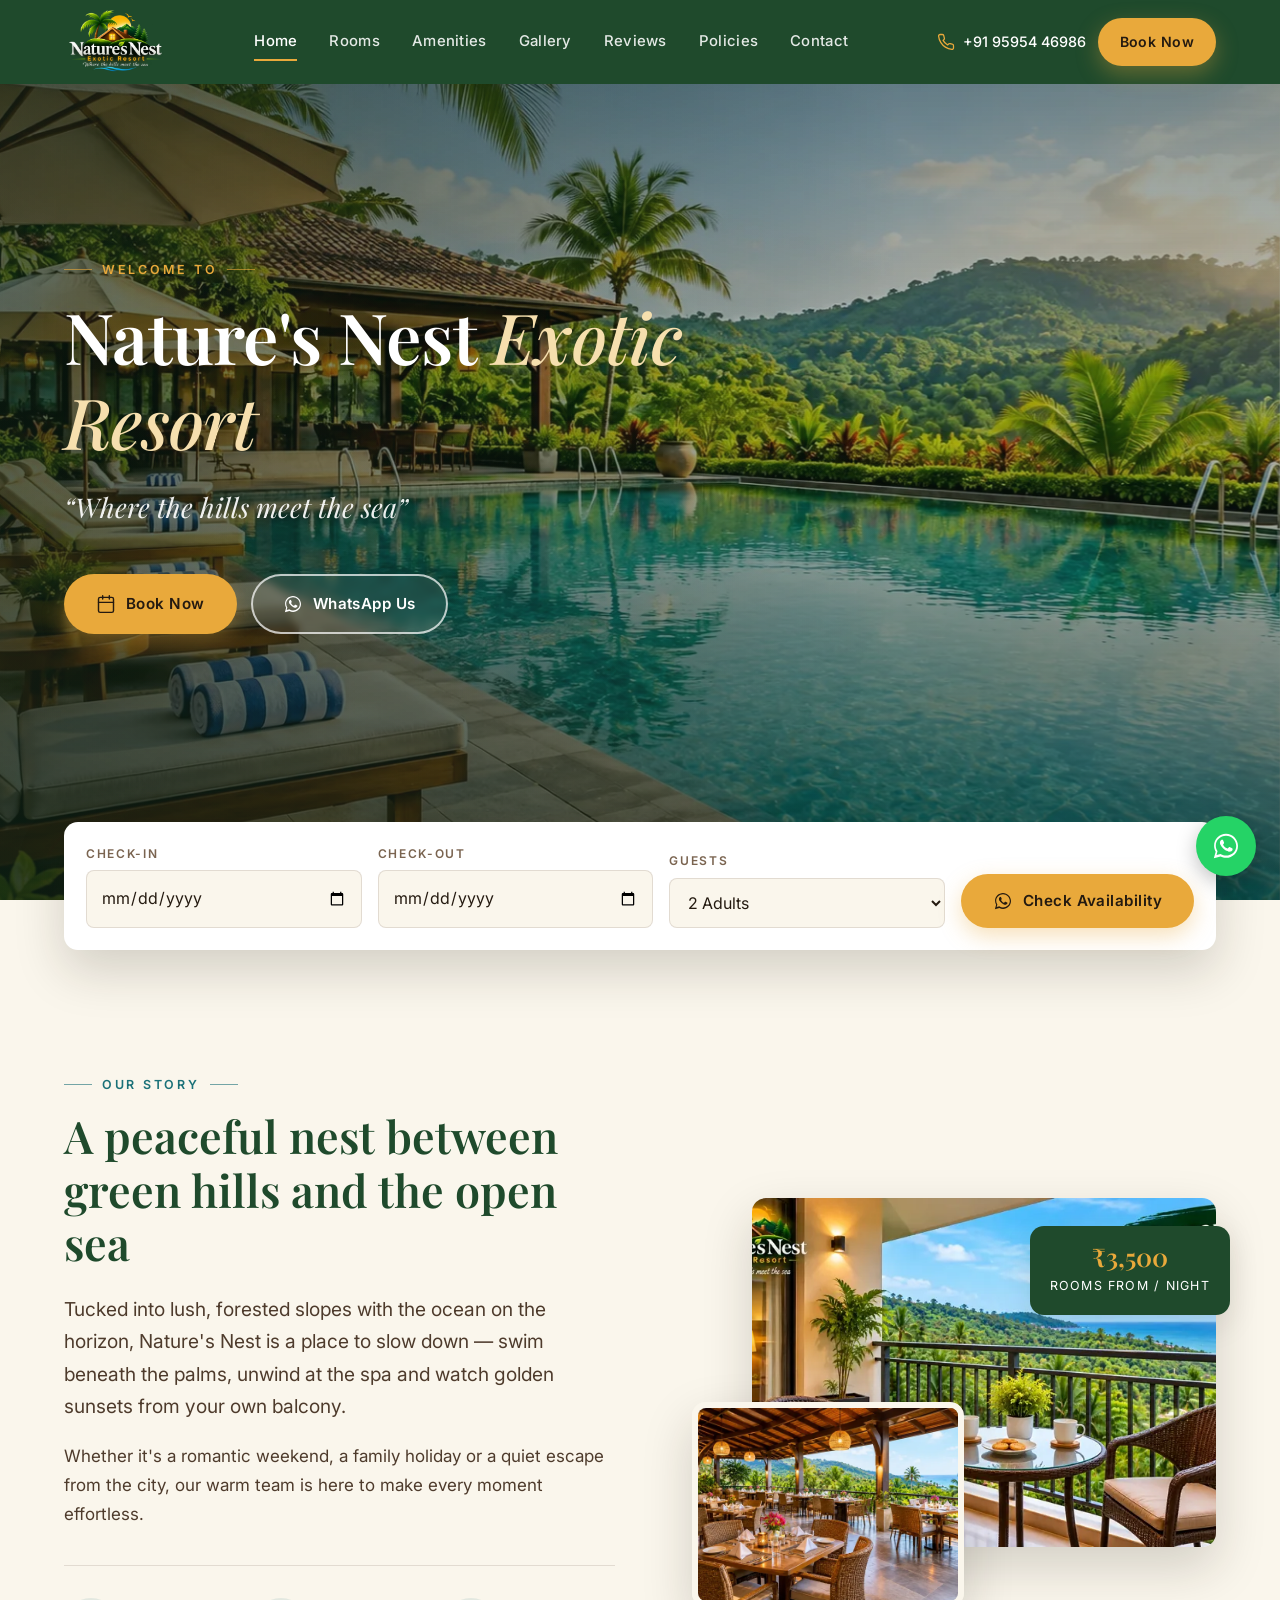
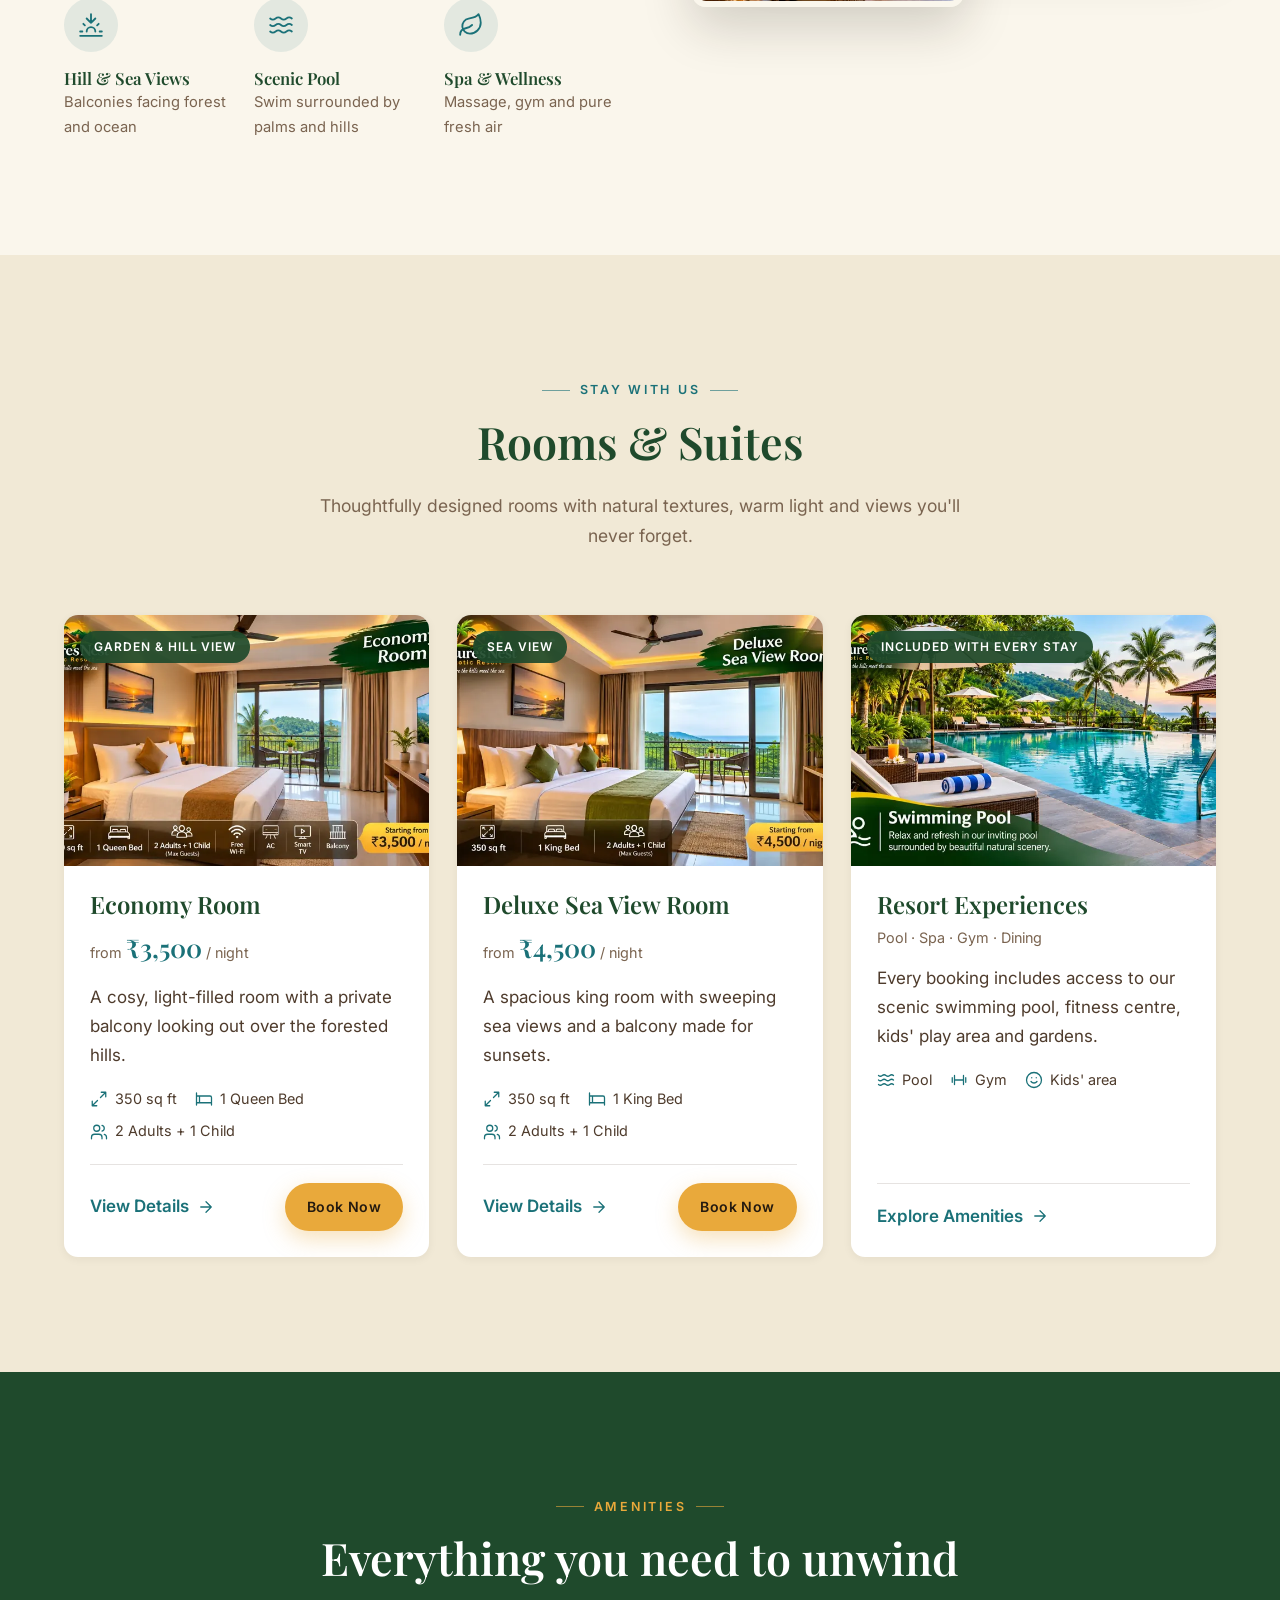
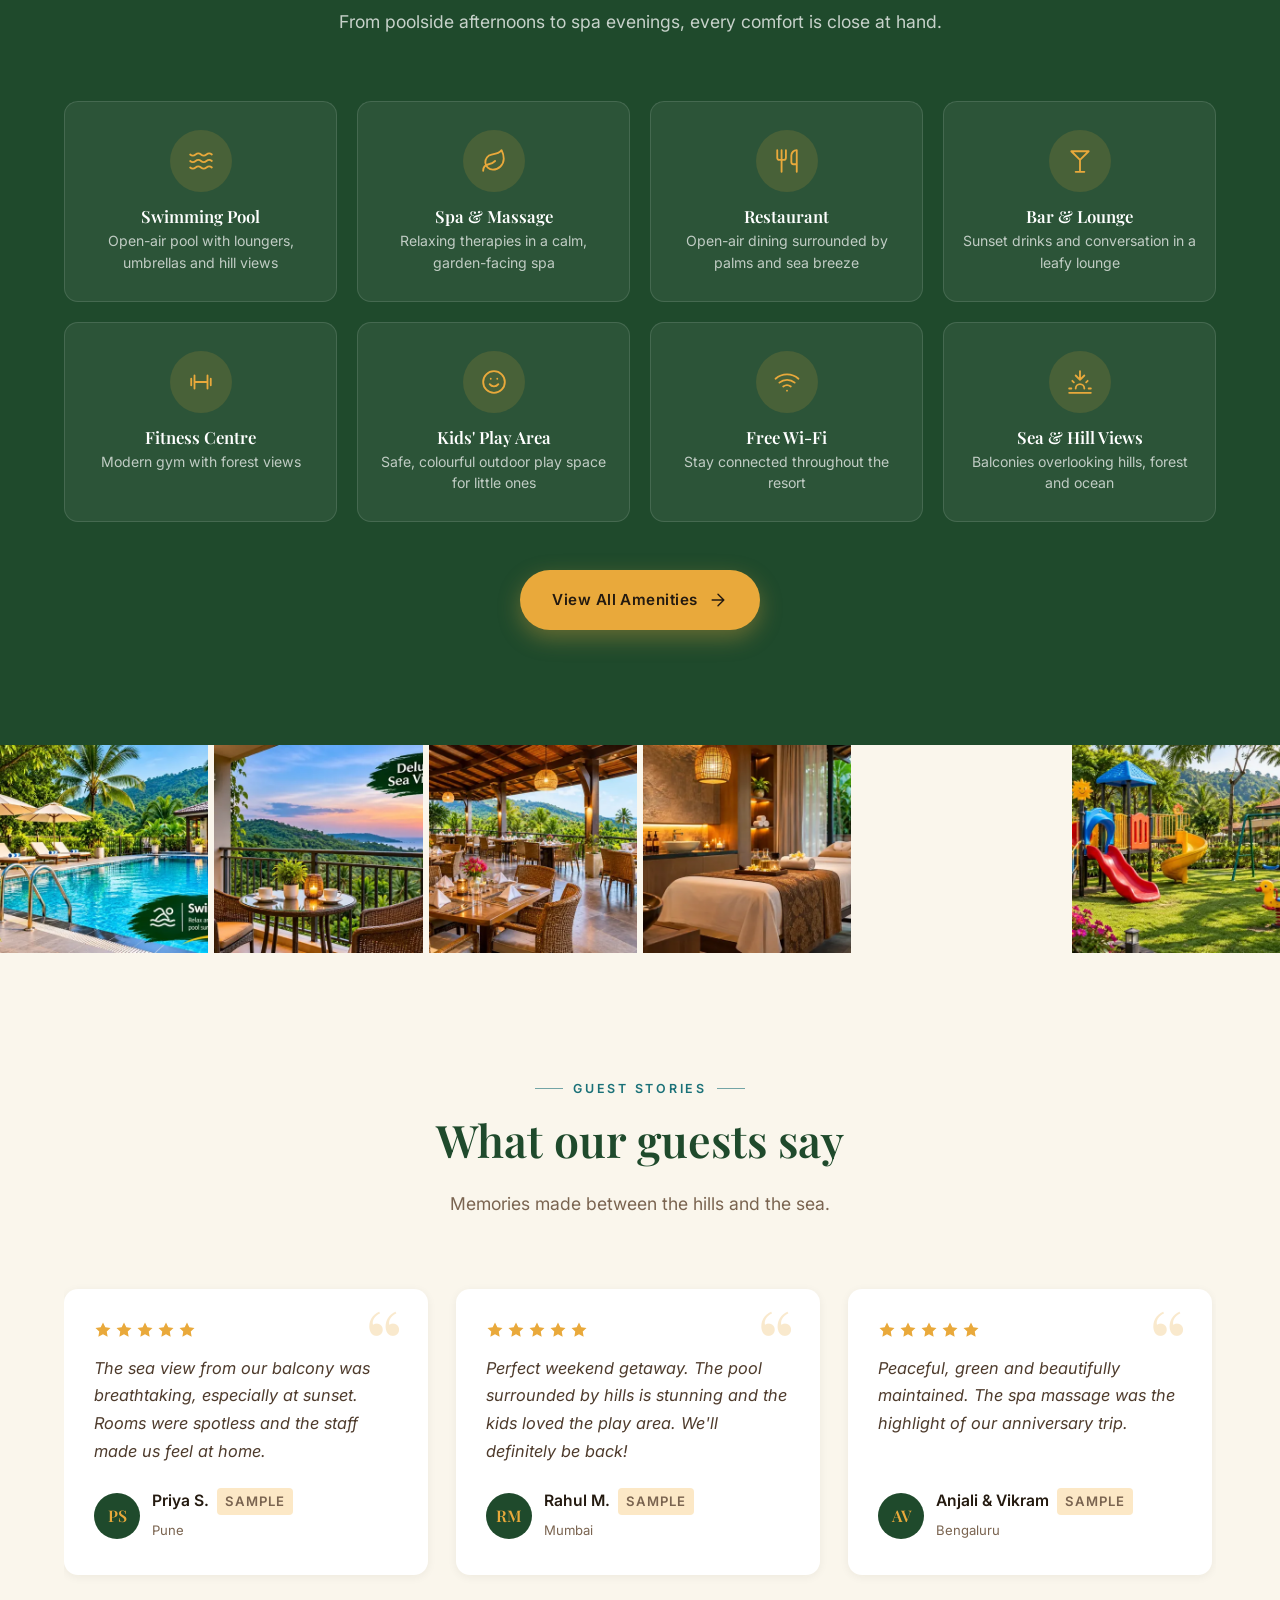
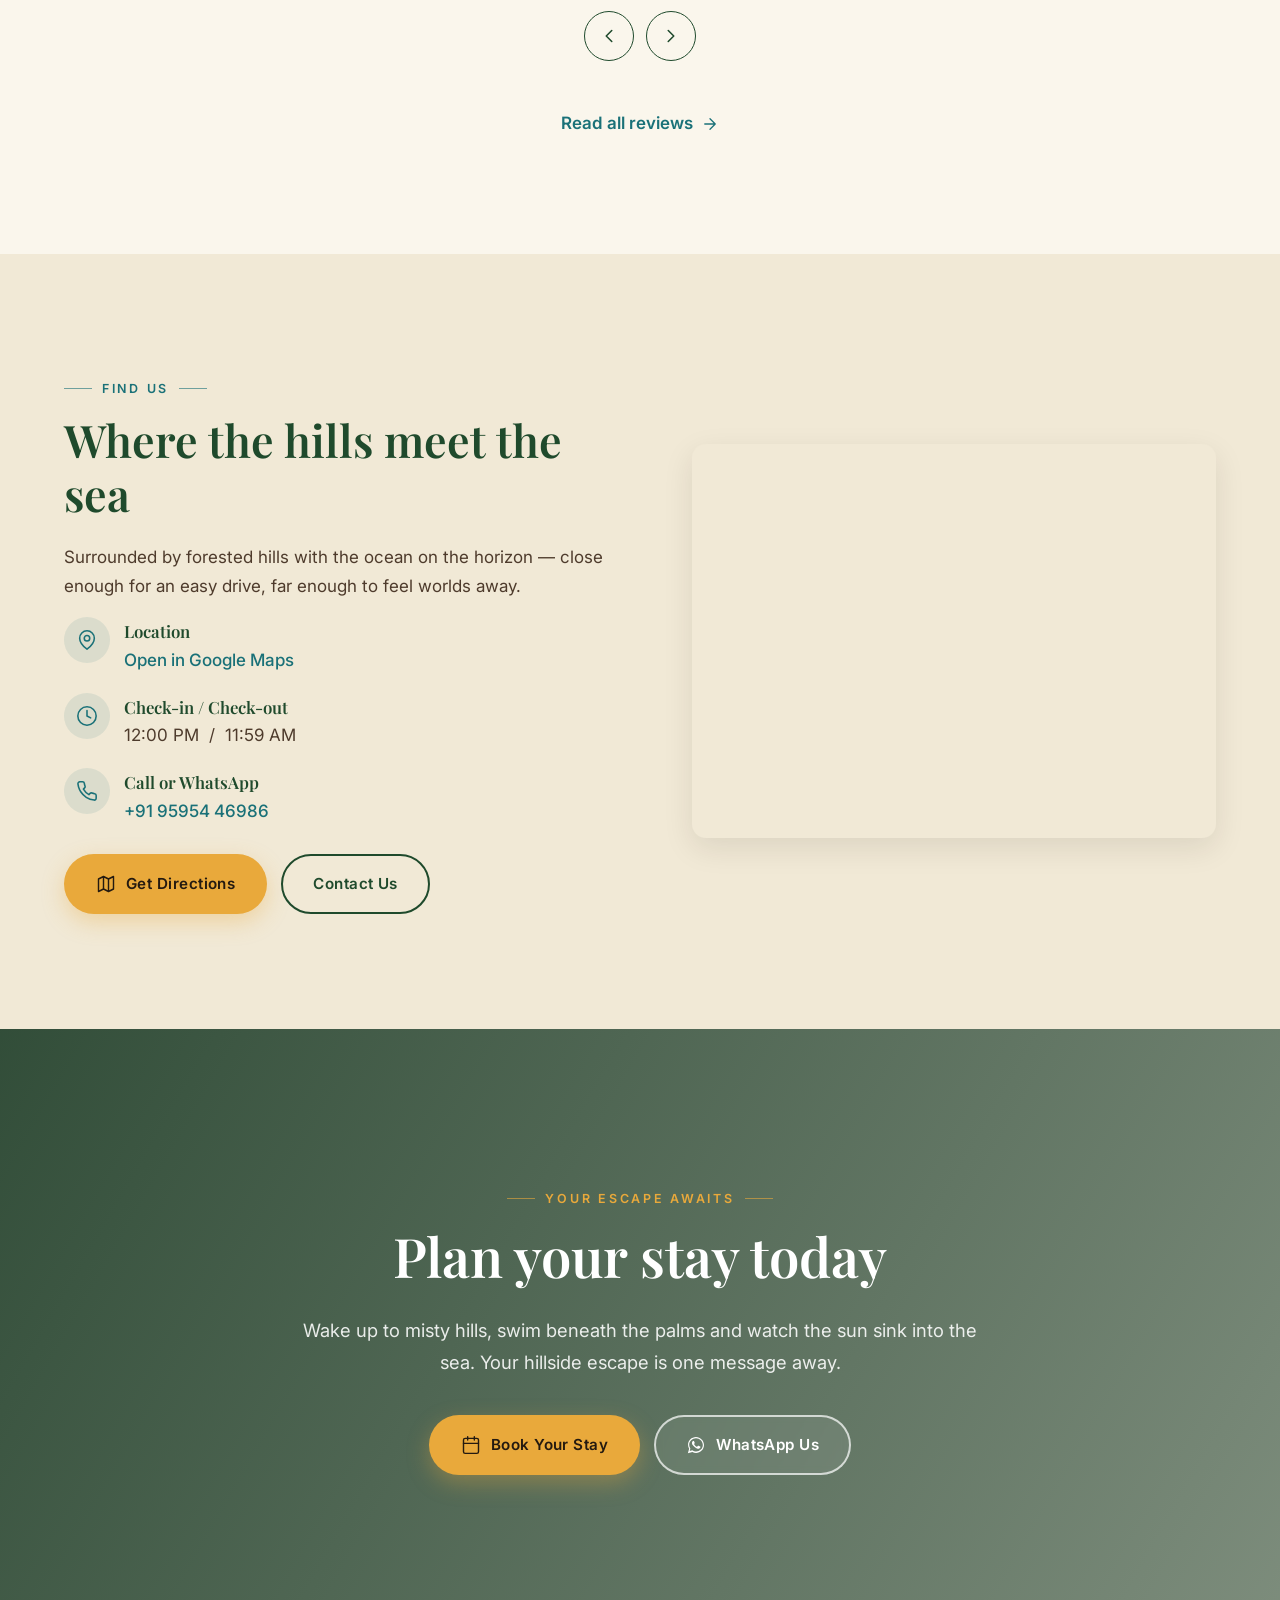
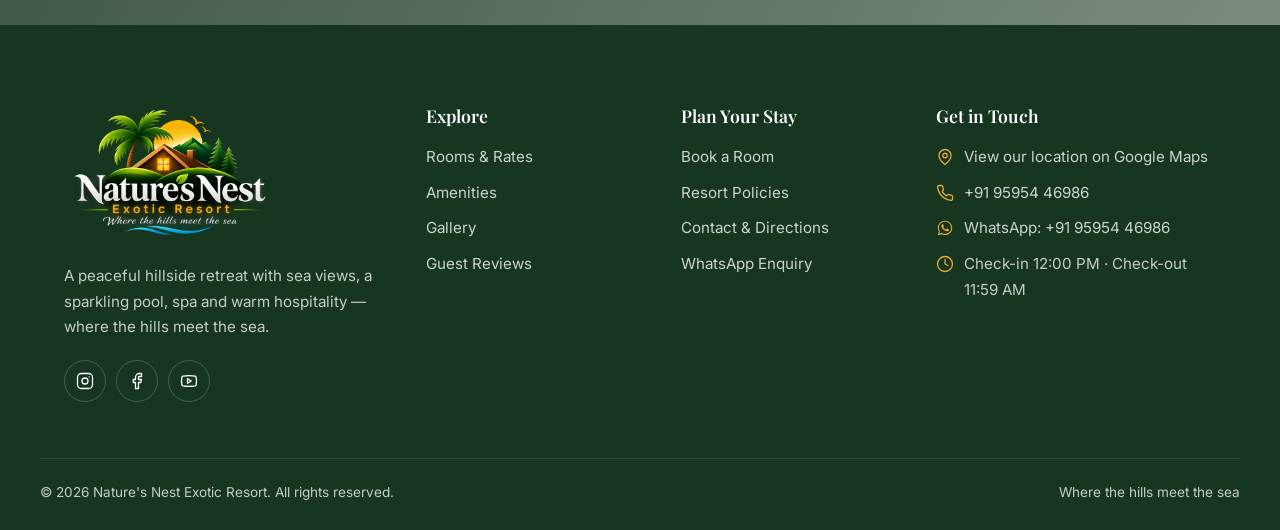
<file: index.html>
<!DOCTYPE html>
<html lang="en">
<head>
  <meta charset="UTF-8">
  <meta name="viewport" content="width=device-width, initial-scale=1">
  <title>Nature&#x27;s Nest Exotic Resort | Where the hills meet the sea</title>
  <meta name="description" content="Nature&#x27;s Nest Exotic Resort — a hillside resort with sea views, pool, spa, restaurant and kids&#x27; play area. Rooms from ₹3,500/night. Book directly on WhatsApp.">
  <link rel="canonical" href="https://nnexotic.i-gpt.in/">
  <meta name="theme-color" content="#1F4A2C">

  <!-- Social sharing -->
  <meta property="og:type" content="website">
  <meta property="og:site_name" content="Nature&#x27;s Nest Exotic Resort">
  <meta property="og:title" content="Nature&#x27;s Nest Exotic Resort | Where the hills meet the sea">
  <meta property="og:description" content="Nature&#x27;s Nest Exotic Resort — a hillside resort with sea views, pool, spa, restaurant and kids&#x27; play area. Rooms from ₹3,500/night. Book directly on WhatsApp.">
  <meta property="og:url" content="https://nnexotic.i-gpt.in/">
  <meta property="og:image" content="https://nnexotic.i-gpt.in/images/og-image.jpg">
  <meta name="twitter:card" content="summary_large_image">

  <link rel="icon" type="image/png" href="favicon.png">
  <link rel="apple-touch-icon" href="apple-touch-icon.png">

  <!-- Fonts: Playfair Display (headings) + Inter (body) -->
  <link rel="preconnect" href="https://fonts.googleapis.com">
  <link rel="preconnect" href="https://fonts.gstatic.com" crossorigin>
  <link href="https://fonts.googleapis.com/css2?family=Inter:wght@400;500;600&family=Playfair+Display:ital,wght@0,500;0,600;0,700;1,400;1,500&display=swap" rel="stylesheet">
  <link rel="stylesheet" href="css/style.css">
  <script type="application/ld+json">
  {
    "@context": "https://schema.org",
    "@type": "Resort",
    "name": "Nature's Nest Exotic Resort",
    "slogan": "Where the hills meet the sea",
    "url": "https://nnexotic.i-gpt.in/",
    "logo": "https://nnexotic.i-gpt.in/images/logo-dark.webp",
    "image": ["https://nnexotic.i-gpt.in/images/og-image.jpg", "https://nnexotic.i-gpt.in/images/deluxe-room.webp", "https://nnexotic.i-gpt.in/images/pool-cabanas.webp"],
    "telephone": "+919595446986",
    "hasMap": "https://maps.app.goo.gl/ccsxvBCbRjDZF1vZ7",
    "checkinTime": "12:00",
    "checkoutTime": "11:59",
    "priceRange": "₹3,500 – ₹4,500 per night",
    "petsAllowed": "With prior approval",
    "amenityFeature": [
      {"@type": "LocationFeatureSpecification", "name": "Swimming pool", "value": true},
      {"@type": "LocationFeatureSpecification", "name": "Spa", "value": true},
      {"@type": "LocationFeatureSpecification", "name": "Fitness center", "value": true},
      {"@type": "LocationFeatureSpecification", "name": "Restaurant", "value": true},
      {"@type": "LocationFeatureSpecification", "name": "Bar", "value": true},
      {"@type": "LocationFeatureSpecification", "name": "Kids play area", "value": true},
      {"@type": "LocationFeatureSpecification", "name": "Free Wi-Fi", "value": true}
    ],
    "sameAs": ["https://instagram.com/", "https://facebook.com/", "https://youtube.com/"]
  }
  </script>
  <link rel="preload" as="image" href="images/pool-hills.webp" fetchpriority="high">
</head>
<body>
<a class="skip-link" href="#main">Skip to content</a>

<!-- ============ HEADER ============ -->
<header class="site-header">
  <div class="container header-inner">
    <a class="brand" href="index.html" aria-label="Nature&#x27;s Nest Exotic Resort – home">
      <img src="images/logo-light.webp" alt="Nature&#x27;s Nest Exotic Resort logo" width="640" height="429">
    </a>
    <nav class="main-nav" id="main-nav" aria-label="Main">
      <ul>
        <li><a href="index.html" aria-current="page">Home</a></li>
        <li><a href="rooms.html">Rooms</a></li>
        <li><a href="amenities.html">Amenities</a></li>
        <li><a href="gallery.html">Gallery</a></li>
        <li><a href="reviews.html">Reviews</a></li>
        <li><a href="policies.html">Policies</a></li>
        <li><a href="contact.html">Contact</a></li>
      </ul>
      <div class="nav-mobile-extra">
        <a class="btn btn-gold btn-block" href="rooms.html#book">Book Now</a>
        <a class="btn btn-whatsapp btn-block" href="https://wa.me/919595446986?text=Hi%2C%20I%20would%20like%20to%20book%20a%20room%20at%20Nature%27s%20Nest%20Exotic%20Resort" target="_blank" rel="noopener"><svg viewBox="0 0 32 32" width="20" height="20" fill="currentColor" aria-hidden="true"><path d="M16 3C9 3 3.3 8.7 3.3 15.7c0 2.2.6 4.4 1.7 6.3L3 29l7.2-1.9c1.8 1 3.9 1.5 5.9 1.5 7 0 12.7-5.7 12.7-12.7S23 3 16 3zm0 23.2c-1.9 0-3.8-.5-5.4-1.5l-.4-.2-4.3 1.1 1.1-4.2-.3-.4c-1.1-1.7-1.6-3.6-1.6-5.6C5.1 9.9 10 5.1 16 5.1S26.9 9.9 26.9 16 22 26.2 16 26.2zm6-8.1c-.3-.2-1.9-.9-2.2-1-.3-.1-.5-.2-.7.2-.2.3-.8 1-1 1.2-.2.2-.4.2-.7.1-.3-.2-1.4-.5-2.6-1.6-1-.9-1.6-1.9-1.8-2.2-.2-.3 0-.5.1-.7l.5-.6c.2-.2.2-.4.3-.6.1-.2.1-.4 0-.6l-1-2.4c-.3-.6-.5-.5-.7-.5h-.6c-.2 0-.6.1-.9.4-.3.3-1.2 1.1-1.2 2.8s1.2 3.2 1.4 3.4c.2.2 2.4 3.6 5.7 5.1.8.3 1.4.5 1.9.7.8.3 1.5.2 2.1.1.6-.1 1.9-.8 2.2-1.5.3-.7.3-1.4.2-1.5-.1-.2-.3-.3-.6-.4z"/></svg> WhatsApp Us</a>
        <a class="btn btn-outline-light btn-block" href="tel:+919595446986"><svg viewBox="0 0 24 24" fill="none" stroke="currentColor" stroke-width="1.7" stroke-linecap="round" stroke-linejoin="round" aria-hidden="true"><path d="M22 16.92v3a2 2 0 0 1-2.18 2 19.79 19.79 0 0 1-8.63-3.07 19.5 19.5 0 0 1-6-6 19.79 19.79 0 0 1-3.07-8.67A2 2 0 0 1 4.11 2h3a2 2 0 0 1 2 1.72c.13.96.36 1.9.7 2.81a2 2 0 0 1-.45 2.11L8.09 9.91a16 16 0 0 0 6 6l1.27-1.27a2 2 0 0 1 2.11-.45c.91.34 1.85.57 2.81.7A2 2 0 0 1 22 16.92z"/></svg> +91 95954 46986</a>
      </div>
    </nav>
    <div class="header-cta">
      <a class="header-phone" href="tel:+919595446986"><svg viewBox="0 0 24 24" fill="none" stroke="currentColor" stroke-width="1.7" stroke-linecap="round" stroke-linejoin="round" aria-hidden="true"><path d="M22 16.92v3a2 2 0 0 1-2.18 2 19.79 19.79 0 0 1-8.63-3.07 19.5 19.5 0 0 1-6-6 19.79 19.79 0 0 1-3.07-8.67A2 2 0 0 1 4.11 2h3a2 2 0 0 1 2 1.72c.13.96.36 1.9.7 2.81a2 2 0 0 1-.45 2.11L8.09 9.91a16 16 0 0 0 6 6l1.27-1.27a2 2 0 0 1 2.11-.45c.91.34 1.85.57 2.81.7A2 2 0 0 1 22 16.92z"/></svg> +91 95954 46986</a>
      <a class="btn btn-gold btn-sm" href="rooms.html#book">Book Now</a>
      <button class="nav-toggle" aria-controls="main-nav" aria-expanded="false" aria-label="Open menu"><span></span></button>
    </div>
  </div>
</header>

<main id="main">

<!-- ============ HERO ============ -->
<section class="hero">
  <div class="hero-media">
    <img src="images/pool-hills.webp" srcset="images/thumbs/pool-hills.webp 800w, images/pool-hills.webp 1672w" sizes="100vw"
         width="1672" height="941" alt="Infinity pool with loungers overlooking green hills and the sea at Nature&#x27;s Nest Exotic Resort" fetchpriority="high">
  </div>
  <div class="container">
    <div class="hero-content">
      <span class="eyebrow">Welcome to</span>
      <h1>Nature's Nest <em>Exotic Resort</em></h1>
      <p class="hero-tagline">“Where the hills meet the sea”</p>
      <div class="btn-row">
        <a class="btn btn-gold" href="#booking"><svg viewBox="0 0 24 24" fill="none" stroke="currentColor" stroke-width="1.7" stroke-linecap="round" stroke-linejoin="round" aria-hidden="true"><rect x="3" y="4" width="18" height="18" rx="2"/><path d="M16 2v4M8 2v4M3 10h18"/></svg> Book Now</a>
        <a class="btn btn-outline-light" href="https://wa.me/919595446986?text=Hi%2C%20I%20would%20like%20to%20book%20a%20room%20at%20Nature%27s%20Nest%20Exotic%20Resort" target="_blank" rel="noopener"><svg viewBox="0 0 32 32" width="20" height="20" fill="currentColor" aria-hidden="true"><path d="M16 3C9 3 3.3 8.7 3.3 15.7c0 2.2.6 4.4 1.7 6.3L3 29l7.2-1.9c1.8 1 3.9 1.5 5.9 1.5 7 0 12.7-5.7 12.7-12.7S23 3 16 3zm0 23.2c-1.9 0-3.8-.5-5.4-1.5l-.4-.2-4.3 1.1 1.1-4.2-.3-.4c-1.1-1.7-1.6-3.6-1.6-5.6C5.1 9.9 10 5.1 16 5.1S26.9 9.9 26.9 16 22 26.2 16 26.2zm6-8.1c-.3-.2-1.9-.9-2.2-1-.3-.1-.5-.2-.7.2-.2.3-.8 1-1 1.2-.2.2-.4.2-.7.1-.3-.2-1.4-.5-2.6-1.6-1-.9-1.6-1.9-1.8-2.2-.2-.3 0-.5.1-.7l.5-.6c.2-.2.2-.4.3-.6.1-.2.1-.4 0-.6l-1-2.4c-.3-.6-.5-.5-.7-.5h-.6c-.2 0-.6.1-.9.4-.3.3-1.2 1.1-1.2 2.8s1.2 3.2 1.4 3.4c.2.2 2.4 3.6 5.7 5.1.8.3 1.4.5 1.9.7.8.3 1.5.2 2.1.1.6-.1 1.9-.8 2.2-1.5.3-.7.3-1.4.2-1.5-.1-.2-.3-.3-.6-.4z"/></svg> WhatsApp Us</a>
      </div>
    </div>
  </div>
</section>

<!-- ============ BOOKING STRIP ============ -->
<section class="booking-strip" id="booking" aria-label="Check availability">
  <div class="container">
    <form class="booking-card" data-booking novalidate>

          <div class="field"><label for="b-in">Check-in</label><input id="b-in" type="date" name="checkin" required></div>
          <div class="field"><label for="b-out">Check-out</label><input id="b-out" type="date" name="checkout" required></div>
          <div class="field"><label for="b-guests">Guests</label>
            <select id="b-guests" name="guests">
              <option>1 Adult</option><option selected>2 Adults</option><option>2 Adults + 1 Child</option>
              <option>3 Adults</option><option>4 Adults</option><option>Family / Group (5+)</option>
            </select></div>
          <button class="btn btn-gold" type="submit"><svg viewBox="0 0 32 32" width="20" height="20" fill="currentColor" aria-hidden="true"><path d="M16 3C9 3 3.3 8.7 3.3 15.7c0 2.2.6 4.4 1.7 6.3L3 29l7.2-1.9c1.8 1 3.9 1.5 5.9 1.5 7 0 12.7-5.7 12.7-12.7S23 3 16 3zm0 23.2c-1.9 0-3.8-.5-5.4-1.5l-.4-.2-4.3 1.1 1.1-4.2-.3-.4c-1.1-1.7-1.6-3.6-1.6-5.6C5.1 9.9 10 5.1 16 5.1S26.9 9.9 26.9 16 22 26.2 16 26.2zm6-8.1c-.3-.2-1.9-.9-2.2-1-.3-.1-.5-.2-.7.2-.2.3-.8 1-1 1.2-.2.2-.4.2-.7.1-.3-.2-1.4-.5-2.6-1.6-1-.9-1.6-1.9-1.8-2.2-.2-.3 0-.5.1-.7l.5-.6c.2-.2.2-.4.3-.6.1-.2.1-.4 0-.6l-1-2.4c-.3-.6-.5-.5-.7-.5h-.6c-.2 0-.6.1-.9.4-.3.3-1.2 1.1-1.2 2.8s1.2 3.2 1.4 3.4c.2.2 2.4 3.6 5.7 5.1.8.3 1.4.5 1.9.7.8.3 1.5.2 2.1.1.6-.1 1.9-.8 2.2-1.5.3-.7.3-1.4.2-1.5-.1-.2-.3-.3-.6-.4z"/></svg> Check Availability</button>
          <p class="form-error full" role="alert" style="grid-column:1/-1;margin:0"></p>
    </form>
  </div>
</section>

<!-- ============ WELCOME ============ -->
<section class="section" id="welcome">
  <div class="container split">
    <div class="reveal">
      <span class="eyebrow">Our story</span>
      <h2>A peaceful nest between green hills and the open sea</h2>
      <p class="lead">Tucked into lush, forested slopes with the ocean on the horizon, Nature's Nest is a place to slow down — swim beneath the palms, unwind at the spa and watch golden sunsets from your own balcony.</p>
      <p>Whether it's a romantic weekend, a family holiday or a quiet escape from the city, our warm team is here to make every moment effortless.</p>
      <div class="highlights">
        <div class="highlight"><span class="icon-circle"><svg viewBox="0 0 24 24" fill="none" stroke="currentColor" stroke-width="1.7" stroke-linecap="round" stroke-linejoin="round" aria-hidden="true"><path d="M12 10V2M4.93 10.93l1.41 1.41M2 18h2M20 18h2M19.07 10.93l-1.41 1.41M22 22H2M16 18a4 4 0 0 0-8 0M16 6l-4 4-4-4"/></svg></span><div><h4>Hill &amp; Sea Views</h4><p>Balconies facing forest and ocean</p></div></div>
        <div class="highlight"><span class="icon-circle"><svg viewBox="0 0 24 24" fill="none" stroke="currentColor" stroke-width="1.7" stroke-linecap="round" stroke-linejoin="round" aria-hidden="true"><path d="M2 6c.6.5 1.2 1 2.5 1C7 7 7 5 9.5 5c2.6 0 2.4 2 5 2 2.5 0 2.5-2 5-2 1.3 0 1.9.5 2.5 1M2 12c.6.5 1.2 1 2.5 1 2.5 0 2.5-2 5-2 2.6 0 2.4 2 5 2 2.5 0 2.5-2 5-2 1.3 0 1.9.5 2.5 1M2 18c.6.5 1.2 1 2.5 1 2.5 0 2.5-2 5-2 2.6 0 2.4 2 5 2 2.5 0 2.5-2 5-2 1.3 0 1.9.5 2.5 1"/></svg></span><div><h4>Scenic Pool</h4><p>Swim surrounded by palms and hills</p></div></div>
        <div class="highlight"><span class="icon-circle"><svg viewBox="0 0 24 24" fill="none" stroke="currentColor" stroke-width="1.7" stroke-linecap="round" stroke-linejoin="round" aria-hidden="true"><path d="M11 20A7 7 0 0 1 9.8 6.1C15.5 5 17 4.48 19 2c1 2 2 4.18 2 8 0 5.5-4.78 10-10 10Z"/><path d="M2 21c0-3 1.85-5.36 5.08-6C9.5 14.52 12 13 13 12"/></svg></span><div><h4>Spa &amp; Wellness</h4><p>Massage, gym and pure fresh air</p></div></div>
      </div>
    </div>
    <div class="image-stack reveal reveal-delay-1">
      <img src="images/thumbs/economy-balcony.webp" srcset="images/thumbs/economy-balcony.webp 800w, images/economy-balcony.webp 1672w" sizes="(max-width: 960px) 100vw, 45vw" width="800" height="450" alt="Economy Room balcony with wicker chairs overlooking forested hills and the sea" loading="lazy" decoding="async">
      <img src="images/thumbs/restaurant.webp" srcset="images/thumbs/restaurant.webp 800w, images/restaurant.webp 1672w" sizes="(max-width: 960px) 50vw, 24vw" width="800" height="450" alt="Open-air restaurant with wooden tables and views of palms and the sea" loading="lazy" decoding="async">
      <div class="image-badge"><strong>₹3,500</strong><span>Rooms from / night</span></div>
    </div>
  </div>
</section>

<!-- ============ FEATURED ROOMS ============ -->
<section class="section section--alt" id="rooms">
  <div class="container">
    <div class="section-head reveal">
      <span class="eyebrow">Stay with us</span>
      <h2>Rooms &amp; Suites</h2>
      <p>Thoughtfully designed rooms with natural textures, warm light and views you'll never forget.</p>
    </div>
    <div class="grid grid-3">
      <article class="room-card reveal ">
          <a class="room-card-media" href="rooms.html#economy" tabindex="-1" aria-hidden="true">
            <img src="images/thumbs/economy-room.webp" srcset="images/thumbs/economy-room.webp 800w, images/economy-room.webp 1672w" sizes="(max-width: 768px) 100vw, 45vw" width="800" height="450" alt="Economy Room with queen bed, warm lighting and balcony doors" loading="lazy" decoding="async">
            <span class="room-tag">Garden & Hill View</span>
          </a>
          <div class="room-card-body">
            <h3>Economy Room</h3>
            <p class="room-price">from <strong>₹3,500</strong> / night</p>
            <p>A cosy, light-filled room with a private balcony looking out over the forested hills.</p>
            <ul class="room-meta"><li><svg viewBox="0 0 24 24" fill="none" stroke="currentColor" stroke-width="1.7" stroke-linecap="round" stroke-linejoin="round" aria-hidden="true"><path d="M15 3h6v6M9 21H3v-6M21 3l-7 7M3 21l7-7"/></svg> 350 sq ft</li><li><svg viewBox="0 0 24 24" fill="none" stroke="currentColor" stroke-width="1.7" stroke-linecap="round" stroke-linejoin="round" aria-hidden="true"><path d="M2 4v16M2 8h18a2 2 0 0 1 2 2v10M2 17h20M6 8v9"/></svg> 1 Queen Bed</li><li><svg viewBox="0 0 24 24" fill="none" stroke="currentColor" stroke-width="1.7" stroke-linecap="round" stroke-linejoin="round" aria-hidden="true"><path d="M16 21v-2a4 4 0 0 0-4-4H6a4 4 0 0 0-4 4v2"/><circle cx="9" cy="7" r="4"/><path d="M22 21v-2a4 4 0 0 0-3-3.87M16 3.13a4 4 0 0 1 0 7.75"/></svg> 2 Adults + 1 Child</li></ul>
            <div class="room-card-foot">
              <a class="link-arrow" href="rooms.html#economy">View Details <svg viewBox="0 0 24 24" fill="none" stroke="currentColor" stroke-width="1.7" stroke-linecap="round" stroke-linejoin="round" aria-hidden="true"><path d="M5 12h14M12 5l7 7-7 7"/></svg></a>
              <a class="btn btn-gold btn-sm" href="rooms.html#book" data-pick-room="Economy Room">Book Now</a>
            </div>
          </div>
        </article>
      <article class="room-card reveal reveal-delay-1">
          <a class="room-card-media" href="rooms.html#deluxe" tabindex="-1" aria-hidden="true">
            <img src="images/thumbs/deluxe-room.webp" srcset="images/thumbs/deluxe-room.webp 800w, images/deluxe-room.webp 1672w" sizes="(max-width: 768px) 100vw, 45vw" width="800" height="450" alt="Deluxe Sea View Room with king bed and private balcony" loading="lazy" decoding="async">
            <span class="room-tag">Sea View</span>
          </a>
          <div class="room-card-body">
            <h3>Deluxe Sea View Room</h3>
            <p class="room-price">from <strong>₹4,500</strong> / night</p>
            <p>A spacious king room with sweeping sea views and a balcony made for sunsets.</p>
            <ul class="room-meta"><li><svg viewBox="0 0 24 24" fill="none" stroke="currentColor" stroke-width="1.7" stroke-linecap="round" stroke-linejoin="round" aria-hidden="true"><path d="M15 3h6v6M9 21H3v-6M21 3l-7 7M3 21l7-7"/></svg> 350 sq ft</li><li><svg viewBox="0 0 24 24" fill="none" stroke="currentColor" stroke-width="1.7" stroke-linecap="round" stroke-linejoin="round" aria-hidden="true"><path d="M2 4v16M2 8h18a2 2 0 0 1 2 2v10M2 17h20M6 8v9"/></svg> 1 King Bed</li><li><svg viewBox="0 0 24 24" fill="none" stroke="currentColor" stroke-width="1.7" stroke-linecap="round" stroke-linejoin="round" aria-hidden="true"><path d="M16 21v-2a4 4 0 0 0-4-4H6a4 4 0 0 0-4 4v2"/><circle cx="9" cy="7" r="4"/><path d="M22 21v-2a4 4 0 0 0-3-3.87M16 3.13a4 4 0 0 1 0 7.75"/></svg> 2 Adults + 1 Child</li></ul>
            <div class="room-card-foot">
              <a class="link-arrow" href="rooms.html#deluxe">View Details <svg viewBox="0 0 24 24" fill="none" stroke="currentColor" stroke-width="1.7" stroke-linecap="round" stroke-linejoin="round" aria-hidden="true"><path d="M5 12h14M12 5l7 7-7 7"/></svg></a>
              <a class="btn btn-gold btn-sm" href="rooms.html#book" data-pick-room="Deluxe Sea View Room">Book Now</a>
            </div>
          </div>
        </article>
      <article class="room-card reveal reveal-delay-2">
        <a class="room-card-media" href="amenities.html" tabindex="-1" aria-hidden="true">
          <img src="images/thumbs/pool-sunset.webp" srcset="images/thumbs/pool-sunset.webp 800w, images/pool-sunset.webp 1672w" sizes="(max-width: 768px) 100vw, 33vw" width="800" height="450" alt="Poolside loungers at sunset with the hills and sea in the distance" loading="lazy" decoding="async">
          <span class="room-tag">Included with every stay</span>
        </a>
        <div class="room-card-body">
          <h3>Resort Experiences</h3>
          <p class="room-price">Pool · Spa · Gym · Dining</p>
          <p>Every booking includes access to our scenic swimming pool, fitness centre, kids' play area and gardens.</p>
          <ul class="room-meta"><li><svg viewBox="0 0 24 24" fill="none" stroke="currentColor" stroke-width="1.7" stroke-linecap="round" stroke-linejoin="round" aria-hidden="true"><path d="M2 6c.6.5 1.2 1 2.5 1C7 7 7 5 9.5 5c2.6 0 2.4 2 5 2 2.5 0 2.5-2 5-2 1.3 0 1.9.5 2.5 1M2 12c.6.5 1.2 1 2.5 1 2.5 0 2.5-2 5-2 2.6 0 2.4 2 5 2 2.5 0 2.5-2 5-2 1.3 0 1.9.5 2.5 1M2 18c.6.5 1.2 1 2.5 1 2.5 0 2.5-2 5-2 2.6 0 2.4 2 5 2 2.5 0 2.5-2 5-2 1.3 0 1.9.5 2.5 1"/></svg> Pool</li><li><svg viewBox="0 0 24 24" fill="none" stroke="currentColor" stroke-width="1.7" stroke-linecap="round" stroke-linejoin="round" aria-hidden="true"><path d="M6 6v12M18 6v12M3 9v6M21 9v6M6 12h12"/></svg> Gym</li><li><svg viewBox="0 0 24 24" fill="none" stroke="currentColor" stroke-width="1.7" stroke-linecap="round" stroke-linejoin="round" aria-hidden="true"><circle cx="12" cy="12" r="10"/><path d="M8 14s1.5 2 4 2 4-2 4-2M9 9h.01M15 9h.01"/></svg> Kids' area</li></ul>
          <div class="room-card-foot">
            <a class="link-arrow" href="amenities.html">Explore Amenities <svg viewBox="0 0 24 24" fill="none" stroke="currentColor" stroke-width="1.7" stroke-linecap="round" stroke-linejoin="round" aria-hidden="true"><path d="M5 12h14M12 5l7 7-7 7"/></svg></a>
          </div>
        </div>
      </article>
    </div>
  </div>
</section>

<!-- ============ AMENITIES PREVIEW ============ -->
<section class="section section--green">
  <div class="container">
    <div class="section-head reveal">
      <span class="eyebrow">Amenities</span>
      <h2>Everything you need to unwind</h2>
      <p>From poolside afternoons to spa evenings, every comfort is close at hand.</p>
    </div>
    <div class="amenity-grid">
        <div class="amenity reveal "><span class="icon-circle"><svg viewBox="0 0 24 24" fill="none" stroke="currentColor" stroke-width="1.7" stroke-linecap="round" stroke-linejoin="round" aria-hidden="true"><path d="M2 6c.6.5 1.2 1 2.5 1C7 7 7 5 9.5 5c2.6 0 2.4 2 5 2 2.5 0 2.5-2 5-2 1.3 0 1.9.5 2.5 1M2 12c.6.5 1.2 1 2.5 1 2.5 0 2.5-2 5-2 2.6 0 2.4 2 5 2 2.5 0 2.5-2 5-2 1.3 0 1.9.5 2.5 1M2 18c.6.5 1.2 1 2.5 1 2.5 0 2.5-2 5-2 2.6 0 2.4 2 5 2 2.5 0 2.5-2 5-2 1.3 0 1.9.5 2.5 1"/></svg></span><h4>Swimming Pool</h4><p>Open-air pool with loungers, umbrellas and hill views</p></div>
        <div class="amenity reveal reveal-delay-1"><span class="icon-circle"><svg viewBox="0 0 24 24" fill="none" stroke="currentColor" stroke-width="1.7" stroke-linecap="round" stroke-linejoin="round" aria-hidden="true"><path d="M11 20A7 7 0 0 1 9.8 6.1C15.5 5 17 4.48 19 2c1 2 2 4.18 2 8 0 5.5-4.78 10-10 10Z"/><path d="M2 21c0-3 1.85-5.36 5.08-6C9.5 14.52 12 13 13 12"/></svg></span><h4>Spa & Massage</h4><p>Relaxing therapies in a calm, garden-facing spa</p></div>
        <div class="amenity reveal reveal-delay-2"><span class="icon-circle"><svg viewBox="0 0 24 24" fill="none" stroke="currentColor" stroke-width="1.7" stroke-linecap="round" stroke-linejoin="round" aria-hidden="true"><path d="M3 2v7c0 1.1.9 2 2 2h4a2 2 0 0 0 2-2V2M7 2v20M21 15V2a5 5 0 0 0-5 5v6c0 1.1.9 2 2 2h3Zm0 0v7"/></svg></span><h4>Restaurant</h4><p>Open-air dining surrounded by palms and sea breeze</p></div>
        <div class="amenity reveal reveal-delay-3"><span class="icon-circle"><svg viewBox="0 0 24 24" fill="none" stroke="currentColor" stroke-width="1.7" stroke-linecap="round" stroke-linejoin="round" aria-hidden="true"><path d="M8 22h8M12 11v11M4 3h16l-8 8Z"/></svg></span><h4>Bar & Lounge</h4><p>Sunset drinks and conversation in a leafy lounge</p></div>
        <div class="amenity reveal "><span class="icon-circle"><svg viewBox="0 0 24 24" fill="none" stroke="currentColor" stroke-width="1.7" stroke-linecap="round" stroke-linejoin="round" aria-hidden="true"><path d="M6 6v12M18 6v12M3 9v6M21 9v6M6 12h12"/></svg></span><h4>Fitness Centre</h4><p>Modern gym with forest views</p></div>
        <div class="amenity reveal reveal-delay-1"><span class="icon-circle"><svg viewBox="0 0 24 24" fill="none" stroke="currentColor" stroke-width="1.7" stroke-linecap="round" stroke-linejoin="round" aria-hidden="true"><circle cx="12" cy="12" r="10"/><path d="M8 14s1.5 2 4 2 4-2 4-2M9 9h.01M15 9h.01"/></svg></span><h4>Kids' Play Area</h4><p>Safe, colourful outdoor play space for little ones</p></div>
        <div class="amenity reveal reveal-delay-2"><span class="icon-circle"><svg viewBox="0 0 24 24" fill="none" stroke="currentColor" stroke-width="1.7" stroke-linecap="round" stroke-linejoin="round" aria-hidden="true"><path d="M5 12.55a11 11 0 0 1 14.08 0"/><path d="M1.42 9a16 16 0 0 1 21.16 0"/><path d="M8.53 16.11a6 6 0 0 1 6.95 0"/><path d="M12 20h.01"/></svg></span><h4>Free Wi-Fi</h4><p>Stay connected throughout the resort</p></div>
        <div class="amenity reveal reveal-delay-3"><span class="icon-circle"><svg viewBox="0 0 24 24" fill="none" stroke="currentColor" stroke-width="1.7" stroke-linecap="round" stroke-linejoin="round" aria-hidden="true"><path d="M12 10V2M4.93 10.93l1.41 1.41M2 18h2M20 18h2M19.07 10.93l-1.41 1.41M22 22H2M16 18a4 4 0 0 0-8 0M16 6l-4 4-4-4"/></svg></span><h4>Sea & Hill Views</h4><p>Balconies overlooking hills, forest and ocean</p></div>
    </div>
    <div class="text-center mt-lg reveal"><a class="btn btn-gold" href="amenities.html">View All Amenities <svg viewBox="0 0 24 24" fill="none" stroke="currentColor" stroke-width="1.7" stroke-linecap="round" stroke-linejoin="round" aria-hidden="true"><path d="M5 12h14M12 5l7 7-7 7"/></svg></a></div>
  </div>
</section>

<!-- ============ PHOTO STRIP ============ -->
<section aria-label="Photo gallery preview">
  <div class="photo-strip">
      <a href="images/pool-cabanas.webp" data-lightbox="home" data-caption="Swimming pool lined with palm trees, loungers and the resort pavilion"><img src="images/thumbs/pool-cabanas.webp" srcset="images/thumbs/pool-cabanas.webp 800w, images/pool-cabanas.webp 1672w" sizes="(max-width: 520px) 50vw, (max-width: 960px) 33vw, 17vw" width="800" height="450" alt="Swimming pool lined with palm trees, loungers and the resort pavilion" loading="lazy" decoding="async"></a>
      <a href="images/deluxe-balcony-sunset.webp" data-lightbox="home" data-caption="Deluxe balcony with a sea-view sunset over the hills"><img src="images/thumbs/deluxe-balcony-sunset.webp" srcset="images/thumbs/deluxe-balcony-sunset.webp 800w, images/deluxe-balcony-sunset.webp 1672w" sizes="(max-width: 520px) 50vw, (max-width: 960px) 33vw, 17vw" width="800" height="450" alt="Deluxe balcony with a sea-view sunset over the hills" loading="lazy" decoding="async"></a>
      <a href="images/restaurant.webp" data-lightbox="home" data-caption="Open-air restaurant with wooden tables and views of palms and the sea"><img src="images/thumbs/restaurant.webp" srcset="images/thumbs/restaurant.webp 800w, images/restaurant.webp 1672w" sizes="(max-width: 520px) 50vw, (max-width: 960px) 33vw, 17vw" width="800" height="450" alt="Open-air restaurant with wooden tables and views of palms and the sea" loading="lazy" decoding="async"></a>
      <a href="images/spa.webp" data-lightbox="home" data-caption="Spa massage room with warm lighting and tropical garden views"><img src="images/thumbs/spa.webp" srcset="images/thumbs/spa.webp 800w, images/spa.webp 1672w" sizes="(max-width: 520px) 50vw, (max-width: 960px) 33vw, 17vw" width="800" height="450" alt="Spa massage room with warm lighting and tropical garden views" loading="lazy" decoding="async"></a>
      <a href="images/bar-lounge.webp" data-lightbox="home" data-caption="Bar and lounge with rattan lamps, leafy ceiling and views of the coast"><img src="images/thumbs/bar-lounge.webp" srcset="images/thumbs/bar-lounge.webp 800w, images/bar-lounge.webp 1672w" sizes="(max-width: 520px) 50vw, (max-width: 960px) 33vw, 17vw" width="800" height="450" alt="Bar and lounge with rattan lamps, leafy ceiling and views of the coast" loading="lazy" decoding="async"></a>
      <a href="images/kids-play-area.webp" data-lightbox="home" data-caption="Colourful outdoor kids&#x27; play area with slides and swings on green lawns"><img src="images/thumbs/kids-play-area.webp" srcset="images/thumbs/kids-play-area.webp 800w, images/kids-play-area.webp 1672w" sizes="(max-width: 520px) 50vw, (max-width: 960px) 33vw, 17vw" width="800" height="450" alt="Colourful outdoor kids&#x27; play area with slides and swings on green lawns" loading="lazy" decoding="async"></a>
  </div>
</section>

<!-- ============ REVIEWS ============ -->
<section class="section">
  <div class="container">
    <div class="section-head reveal">
      <span class="eyebrow">Guest stories</span>
      <h2>What our guests say</h2>
      <p>Memories made between the hills and the sea.</p>
    </div>
    <div class="carousel reveal">
      <div class="carousel-track" tabindex="0" aria-label="Guest reviews">
        <article class="review-card ">
          <span class="stars" role="img" aria-label="5 out of 5 stars"><svg viewBox="0 0 24 24" fill="currentColor" aria-hidden="true"><path d="M12 2l3.09 6.26L22 9.27l-5 4.87 1.18 6.88L12 17.77l-6.18 3.25L7 14.14 2 9.27l6.91-1.01L12 2z"/></svg><svg viewBox="0 0 24 24" fill="currentColor" aria-hidden="true"><path d="M12 2l3.09 6.26L22 9.27l-5 4.87 1.18 6.88L12 17.77l-6.18 3.25L7 14.14 2 9.27l6.91-1.01L12 2z"/></svg><svg viewBox="0 0 24 24" fill="currentColor" aria-hidden="true"><path d="M12 2l3.09 6.26L22 9.27l-5 4.87 1.18 6.88L12 17.77l-6.18 3.25L7 14.14 2 9.27l6.91-1.01L12 2z"/></svg><svg viewBox="0 0 24 24" fill="currentColor" aria-hidden="true"><path d="M12 2l3.09 6.26L22 9.27l-5 4.87 1.18 6.88L12 17.77l-6.18 3.25L7 14.14 2 9.27l6.91-1.01L12 2z"/></svg><svg viewBox="0 0 24 24" fill="currentColor" aria-hidden="true"><path d="M12 2l3.09 6.26L22 9.27l-5 4.87 1.18 6.88L12 17.77l-6.18 3.25L7 14.14 2 9.27l6.91-1.01L12 2z"/></svg></span>
          <blockquote>The sea view from our balcony was breathtaking, especially at sunset. Rooms were spotless and the staff made us feel at home.</blockquote>
          <div class="reviewer">
            <span class="avatar" aria-hidden="true">PS</span>
            <div><strong>Priya S.<span class="sample-badge" title="Replace with a real guest review">Sample</span></strong><span>Pune</span></div>
          </div>
        </article><article class="review-card ">
          <span class="stars" role="img" aria-label="5 out of 5 stars"><svg viewBox="0 0 24 24" fill="currentColor" aria-hidden="true"><path d="M12 2l3.09 6.26L22 9.27l-5 4.87 1.18 6.88L12 17.77l-6.18 3.25L7 14.14 2 9.27l6.91-1.01L12 2z"/></svg><svg viewBox="0 0 24 24" fill="currentColor" aria-hidden="true"><path d="M12 2l3.09 6.26L22 9.27l-5 4.87 1.18 6.88L12 17.77l-6.18 3.25L7 14.14 2 9.27l6.91-1.01L12 2z"/></svg><svg viewBox="0 0 24 24" fill="currentColor" aria-hidden="true"><path d="M12 2l3.09 6.26L22 9.27l-5 4.87 1.18 6.88L12 17.77l-6.18 3.25L7 14.14 2 9.27l6.91-1.01L12 2z"/></svg><svg viewBox="0 0 24 24" fill="currentColor" aria-hidden="true"><path d="M12 2l3.09 6.26L22 9.27l-5 4.87 1.18 6.88L12 17.77l-6.18 3.25L7 14.14 2 9.27l6.91-1.01L12 2z"/></svg><svg viewBox="0 0 24 24" fill="currentColor" aria-hidden="true"><path d="M12 2l3.09 6.26L22 9.27l-5 4.87 1.18 6.88L12 17.77l-6.18 3.25L7 14.14 2 9.27l6.91-1.01L12 2z"/></svg></span>
          <blockquote>Perfect weekend getaway. The pool surrounded by hills is stunning and the kids loved the play area. We'll definitely be back!</blockquote>
          <div class="reviewer">
            <span class="avatar" aria-hidden="true">RM</span>
            <div><strong>Rahul M.<span class="sample-badge" title="Replace with a real guest review">Sample</span></strong><span>Mumbai</span></div>
          </div>
        </article><article class="review-card ">
          <span class="stars" role="img" aria-label="5 out of 5 stars"><svg viewBox="0 0 24 24" fill="currentColor" aria-hidden="true"><path d="M12 2l3.09 6.26L22 9.27l-5 4.87 1.18 6.88L12 17.77l-6.18 3.25L7 14.14 2 9.27l6.91-1.01L12 2z"/></svg><svg viewBox="0 0 24 24" fill="currentColor" aria-hidden="true"><path d="M12 2l3.09 6.26L22 9.27l-5 4.87 1.18 6.88L12 17.77l-6.18 3.25L7 14.14 2 9.27l6.91-1.01L12 2z"/></svg><svg viewBox="0 0 24 24" fill="currentColor" aria-hidden="true"><path d="M12 2l3.09 6.26L22 9.27l-5 4.87 1.18 6.88L12 17.77l-6.18 3.25L7 14.14 2 9.27l6.91-1.01L12 2z"/></svg><svg viewBox="0 0 24 24" fill="currentColor" aria-hidden="true"><path d="M12 2l3.09 6.26L22 9.27l-5 4.87 1.18 6.88L12 17.77l-6.18 3.25L7 14.14 2 9.27l6.91-1.01L12 2z"/></svg><svg viewBox="0 0 24 24" fill="currentColor" aria-hidden="true"><path d="M12 2l3.09 6.26L22 9.27l-5 4.87 1.18 6.88L12 17.77l-6.18 3.25L7 14.14 2 9.27l6.91-1.01L12 2z"/></svg></span>
          <blockquote>Peaceful, green and beautifully maintained. The spa massage was the highlight of our anniversary trip.</blockquote>
          <div class="reviewer">
            <span class="avatar" aria-hidden="true">AV</span>
            <div><strong>Anjali &amp; Vikram<span class="sample-badge" title="Replace with a real guest review">Sample</span></strong><span>Bengaluru</span></div>
          </div>
        </article><article class="review-card ">
          <span class="stars" role="img" aria-label="4 out of 5 stars"><svg viewBox="0 0 24 24" fill="currentColor" aria-hidden="true"><path d="M12 2l3.09 6.26L22 9.27l-5 4.87 1.18 6.88L12 17.77l-6.18 3.25L7 14.14 2 9.27l6.91-1.01L12 2z"/></svg><svg viewBox="0 0 24 24" fill="currentColor" aria-hidden="true"><path d="M12 2l3.09 6.26L22 9.27l-5 4.87 1.18 6.88L12 17.77l-6.18 3.25L7 14.14 2 9.27l6.91-1.01L12 2z"/></svg><svg viewBox="0 0 24 24" fill="currentColor" aria-hidden="true"><path d="M12 2l3.09 6.26L22 9.27l-5 4.87 1.18 6.88L12 17.77l-6.18 3.25L7 14.14 2 9.27l6.91-1.01L12 2z"/></svg><svg viewBox="0 0 24 24" fill="currentColor" aria-hidden="true"><path d="M12 2l3.09 6.26L22 9.27l-5 4.87 1.18 6.88L12 17.77l-6.18 3.25L7 14.14 2 9.27l6.91-1.01L12 2z"/></svg></span>
          <blockquote>Great value for money. Comfortable bed, quick WhatsApp responses and lovely food at the restaurant.</blockquote>
          <div class="reviewer">
            <span class="avatar" aria-hidden="true">SK</span>
            <div><strong>Sameer K.<span class="sample-badge" title="Replace with a real guest review">Sample</span></strong><span>Nashik</span></div>
          </div>
        </article><article class="review-card ">
          <span class="stars" role="img" aria-label="5 out of 5 stars"><svg viewBox="0 0 24 24" fill="currentColor" aria-hidden="true"><path d="M12 2l3.09 6.26L22 9.27l-5 4.87 1.18 6.88L12 17.77l-6.18 3.25L7 14.14 2 9.27l6.91-1.01L12 2z"/></svg><svg viewBox="0 0 24 24" fill="currentColor" aria-hidden="true"><path d="M12 2l3.09 6.26L22 9.27l-5 4.87 1.18 6.88L12 17.77l-6.18 3.25L7 14.14 2 9.27l6.91-1.01L12 2z"/></svg><svg viewBox="0 0 24 24" fill="currentColor" aria-hidden="true"><path d="M12 2l3.09 6.26L22 9.27l-5 4.87 1.18 6.88L12 17.77l-6.18 3.25L7 14.14 2 9.27l6.91-1.01L12 2z"/></svg><svg viewBox="0 0 24 24" fill="currentColor" aria-hidden="true"><path d="M12 2l3.09 6.26L22 9.27l-5 4.87 1.18 6.88L12 17.77l-6.18 3.25L7 14.14 2 9.27l6.91-1.01L12 2z"/></svg><svg viewBox="0 0 24 24" fill="currentColor" aria-hidden="true"><path d="M12 2l3.09 6.26L22 9.27l-5 4.87 1.18 6.88L12 17.77l-6.18 3.25L7 14.14 2 9.27l6.91-1.01L12 2z"/></svg></span>
          <blockquote>Woke up to birdsong and misty hills every morning. Truly where the hills meet the sea — a hidden gem.</blockquote>
          <div class="reviewer">
            <span class="avatar" aria-hidden="true">ND</span>
            <div><strong>Neha D.<span class="sample-badge" title="Replace with a real guest review">Sample</span></strong><span>Kolhapur</span></div>
          </div>
        </article><article class="review-card ">
          <span class="stars" role="img" aria-label="5 out of 5 stars"><svg viewBox="0 0 24 24" fill="currentColor" aria-hidden="true"><path d="M12 2l3.09 6.26L22 9.27l-5 4.87 1.18 6.88L12 17.77l-6.18 3.25L7 14.14 2 9.27l6.91-1.01L12 2z"/></svg><svg viewBox="0 0 24 24" fill="currentColor" aria-hidden="true"><path d="M12 2l3.09 6.26L22 9.27l-5 4.87 1.18 6.88L12 17.77l-6.18 3.25L7 14.14 2 9.27l6.91-1.01L12 2z"/></svg><svg viewBox="0 0 24 24" fill="currentColor" aria-hidden="true"><path d="M12 2l3.09 6.26L22 9.27l-5 4.87 1.18 6.88L12 17.77l-6.18 3.25L7 14.14 2 9.27l6.91-1.01L12 2z"/></svg><svg viewBox="0 0 24 24" fill="currentColor" aria-hidden="true"><path d="M12 2l3.09 6.26L22 9.27l-5 4.87 1.18 6.88L12 17.77l-6.18 3.25L7 14.14 2 9.27l6.91-1.01L12 2z"/></svg><svg viewBox="0 0 24 24" fill="currentColor" aria-hidden="true"><path d="M12 2l3.09 6.26L22 9.27l-5 4.87 1.18 6.88L12 17.77l-6.18 3.25L7 14.14 2 9.27l6.91-1.01L12 2z"/></svg></span>
          <blockquote>Children were welcomed warmly and there was so much space for them to play. The team went above and beyond.</blockquote>
          <div class="reviewer">
            <span class="avatar" aria-hidden="true">TJ</span>
            <div><strong>The Joshi Family<span class="sample-badge" title="Replace with a real guest review">Sample</span></strong><span>Thane</span></div>
          </div>
        </article>
      </div>
      <div class="carousel-nav" style="color:var(--forest)">
        <button class="carousel-btn carousel-prev" aria-label="Previous review"><svg viewBox="0 0 24 24" fill="none" stroke="currentColor" stroke-width="1.7" stroke-linecap="round" stroke-linejoin="round" aria-hidden="true"><path d="m15 18-6-6 6-6"/></svg></button>
        <button class="carousel-btn carousel-next" aria-label="Next review"><svg viewBox="0 0 24 24" fill="none" stroke="currentColor" stroke-width="1.7" stroke-linecap="round" stroke-linejoin="round" aria-hidden="true"><path d="m9 18 6-6-6-6"/></svg></button>
      </div>
    </div>
    <div class="text-center mt-lg"><a class="link-arrow" href="reviews.html">Read all reviews <svg viewBox="0 0 24 24" fill="none" stroke="currentColor" stroke-width="1.7" stroke-linecap="round" stroke-linejoin="round" aria-hidden="true"><path d="M5 12h14M12 5l7 7-7 7"/></svg></a></div>
  </div>
</section>

<!-- ============ LOCATION ============ -->
<section class="section section--alt" id="location">
  <div class="container split">
    <div class="reveal">
      <span class="eyebrow">Find us</span>
      <h2>Where the hills meet the sea</h2>
      <p>Surrounded by forested hills with the ocean on the horizon — close enough for an easy drive, far enough to feel worlds away.</p>
      <ul class="contact-list">
        <li><span class="icon-circle"><svg viewBox="0 0 24 24" fill="none" stroke="currentColor" stroke-width="1.7" stroke-linecap="round" stroke-linejoin="round" aria-hidden="true"><path d="M20 10c0 6-8 12-8 12s-8-6-8-12a8 8 0 0 1 16 0Z"/><circle cx="12" cy="10" r="3"/></svg></span><div><strong>Location</strong><a href="https://maps.app.goo.gl/ccsxvBCbRjDZF1vZ7" target="_blank" rel="noopener">Open in Google Maps</a></div></li>
        <li><span class="icon-circle"><svg viewBox="0 0 24 24" fill="none" stroke="currentColor" stroke-width="1.7" stroke-linecap="round" stroke-linejoin="round" aria-hidden="true"><circle cx="12" cy="12" r="10"/><path d="M12 6v6l4 2"/></svg></span><div><strong>Check-in / Check-out</strong>12:00 PM &nbsp;/&nbsp; 11:59 AM</div></li>
        <li><span class="icon-circle"><svg viewBox="0 0 24 24" fill="none" stroke="currentColor" stroke-width="1.7" stroke-linecap="round" stroke-linejoin="round" aria-hidden="true"><path d="M22 16.92v3a2 2 0 0 1-2.18 2 19.79 19.79 0 0 1-8.63-3.07 19.5 19.5 0 0 1-6-6 19.79 19.79 0 0 1-3.07-8.67A2 2 0 0 1 4.11 2h3a2 2 0 0 1 2 1.72c.13.96.36 1.9.7 2.81a2 2 0 0 1-.45 2.11L8.09 9.91a16 16 0 0 0 6 6l1.27-1.27a2 2 0 0 1 2.11-.45c.91.34 1.85.57 2.81.7A2 2 0 0 1 22 16.92z"/></svg></span><div><strong>Call or WhatsApp</strong><a href="tel:+919595446986">+91 95954 46986</a></div></li>
      </ul>
      <div class="btn-row">
        <a class="btn btn-gold" href="https://maps.app.goo.gl/ccsxvBCbRjDZF1vZ7" target="_blank" rel="noopener"><svg viewBox="0 0 24 24" fill="none" stroke="currentColor" stroke-width="1.7" stroke-linecap="round" stroke-linejoin="round" aria-hidden="true"><path d="M9 3 3 6v15l6-3 6 3 6-3V3l-6 3-6-3zM9 3v15M15 6v15"/></svg> Get Directions</a>
        <a class="btn btn-outline" href="contact.html">Contact Us</a>
      </div>
    </div>
    <div class="map-frame reveal reveal-delay-1">
      <iframe src="https://maps.google.com/maps?q=Nature%27s%20Nest%20Exotic%20Resort&z=14&output=embed" title="Map showing the location of Nature&#x27;s Nest Exotic Resort" loading="lazy" referrerpolicy="no-referrer-when-downgrade" allowfullscreen></iframe>
    </div>
  </div>
</section>


<!-- ============ CALL TO ACTION ============ -->
<section class="cta-banner">
  <img src="images/thumbs/bar-lounge.webp" srcset="images/thumbs/bar-lounge.webp 800w, images/bar-lounge.webp 1672w" sizes="100vw" width="800" height="450" alt="Bar and lounge with rattan lamps, leafy ceiling and views of the coast" loading="lazy" decoding="async">
  <div class="container reveal">
    <span class="eyebrow">Your escape awaits</span>
    <h2>Plan your stay today</h2>
    <p>Wake up to misty hills, swim beneath the palms and watch the sun sink into the sea. Your hillside escape is one message away.</p>
    <div class="btn-row">
      <a class="btn btn-gold" href="rooms.html#book"><svg viewBox="0 0 24 24" fill="none" stroke="currentColor" stroke-width="1.7" stroke-linecap="round" stroke-linejoin="round" aria-hidden="true"><rect x="3" y="4" width="18" height="18" rx="2"/><path d="M16 2v4M8 2v4M3 10h18"/></svg> Book Your Stay</a>
      <a class="btn btn-outline-light" href="https://wa.me/919595446986?text=Hi%2C%20I%20would%20like%20to%20book%20a%20room%20at%20Nature%27s%20Nest%20Exotic%20Resort" target="_blank" rel="noopener"><svg viewBox="0 0 32 32" width="20" height="20" fill="currentColor" aria-hidden="true"><path d="M16 3C9 3 3.3 8.7 3.3 15.7c0 2.2.6 4.4 1.7 6.3L3 29l7.2-1.9c1.8 1 3.9 1.5 5.9 1.5 7 0 12.7-5.7 12.7-12.7S23 3 16 3zm0 23.2c-1.9 0-3.8-.5-5.4-1.5l-.4-.2-4.3 1.1 1.1-4.2-.3-.4c-1.1-1.7-1.6-3.6-1.6-5.6C5.1 9.9 10 5.1 16 5.1S26.9 9.9 26.9 16 22 26.2 16 26.2zm6-8.1c-.3-.2-1.9-.9-2.2-1-.3-.1-.5-.2-.7.2-.2.3-.8 1-1 1.2-.2.2-.4.2-.7.1-.3-.2-1.4-.5-2.6-1.6-1-.9-1.6-1.9-1.8-2.2-.2-.3 0-.5.1-.7l.5-.6c.2-.2.2-.4.3-.6.1-.2.1-.4 0-.6l-1-2.4c-.3-.6-.5-.5-.7-.5h-.6c-.2 0-.6.1-.9.4-.3.3-1.2 1.1-1.2 2.8s1.2 3.2 1.4 3.4c.2.2 2.4 3.6 5.7 5.1.8.3 1.4.5 1.9.7.8.3 1.5.2 2.1.1.6-.1 1.9-.8 2.2-1.5.3-.7.3-1.4.2-1.5-.1-.2-.3-.3-.6-.4z"/></svg> WhatsApp Us</a>
    </div>
  </div>
</section>

</main>

<!-- ============ FOOTER ============ -->
<footer class="site-footer">
  <div class="container footer-grid">
    <div>
      <img class="footer-logo" src="images/logo-light.webp" alt="Nature&#x27;s Nest Exotic Resort logo" width="640" height="429" loading="lazy">
      <p>A peaceful hillside retreat with sea views, a sparkling pool, spa and warm hospitality — where the hills meet the sea.</p>
      <div class="socials">
        <a href="https://instagram.com/" target="_blank" rel="noopener" aria-label="Instagram"><svg viewBox="0 0 24 24" fill="none" stroke="currentColor" stroke-width="1.7" stroke-linecap="round" stroke-linejoin="round" aria-hidden="true"><rect x="2" y="2" width="20" height="20" rx="5"/><circle cx="12" cy="12" r="4"/><path d="M17.5 6.5h.01"/></svg></a>
        <a href="https://facebook.com/" target="_blank" rel="noopener" aria-label="Facebook"><svg viewBox="0 0 24 24" fill="none" stroke="currentColor" stroke-width="1.7" stroke-linecap="round" stroke-linejoin="round" aria-hidden="true"><path d="M18 2h-3a5 5 0 0 0-5 5v3H7v4h3v8h4v-8h3l1-4h-4V7a1 1 0 0 1 1-1h3z"/></svg></a>
        <a href="https://youtube.com/" target="_blank" rel="noopener" aria-label="YouTube"><svg viewBox="0 0 24 24" fill="none" stroke="currentColor" stroke-width="1.7" stroke-linecap="round" stroke-linejoin="round" aria-hidden="true"><path d="M2.5 17a24.12 24.12 0 0 1 0-10 2 2 0 0 1 1.4-1.4 49.56 49.56 0 0 1 16.2 0A2 2 0 0 1 21.5 7a24.12 24.12 0 0 1 0 10 2 2 0 0 1-1.4 1.4 49.55 49.55 0 0 1-16.2 0A2 2 0 0 1 2.5 17"/><path d="m10 15 5-3-5-3z"/></svg></a>
      </div>
    </div>
    <div>
      <h4>Explore</h4>
      <ul>
        <li><a href="rooms.html">Rooms &amp; Rates</a></li>
        <li><a href="amenities.html">Amenities</a></li>
        <li><a href="gallery.html">Gallery</a></li>
        <li><a href="reviews.html">Guest Reviews</a></li>
      </ul>
    </div>
    <div>
      <h4>Plan Your Stay</h4>
      <ul>
        <li><a href="rooms.html#book">Book a Room</a></li>
        <li><a href="policies.html">Resort Policies</a></li>
        <li><a href="contact.html">Contact &amp; Directions</a></li>
        <li><a href="https://wa.me/919595446986?text=Hi%2C%20I%20would%20like%20to%20book%20a%20room%20at%20Nature%27s%20Nest%20Exotic%20Resort" target="_blank" rel="noopener">WhatsApp Enquiry</a></li>
      </ul>
    </div>
    <div>
      <h4>Get in Touch</h4>
      <ul class="footer-contact">
        <li><svg viewBox="0 0 24 24" fill="none" stroke="currentColor" stroke-width="1.7" stroke-linecap="round" stroke-linejoin="round" aria-hidden="true"><path d="M20 10c0 6-8 12-8 12s-8-6-8-12a8 8 0 0 1 16 0Z"/><circle cx="12" cy="10" r="3"/></svg><a href="https://maps.app.goo.gl/ccsxvBCbRjDZF1vZ7" target="_blank" rel="noopener">View our location on Google Maps</a></li>
        <li><svg viewBox="0 0 24 24" fill="none" stroke="currentColor" stroke-width="1.7" stroke-linecap="round" stroke-linejoin="round" aria-hidden="true"><path d="M22 16.92v3a2 2 0 0 1-2.18 2 19.79 19.79 0 0 1-8.63-3.07 19.5 19.5 0 0 1-6-6 19.79 19.79 0 0 1-3.07-8.67A2 2 0 0 1 4.11 2h3a2 2 0 0 1 2 1.72c.13.96.36 1.9.7 2.81a2 2 0 0 1-.45 2.11L8.09 9.91a16 16 0 0 0 6 6l1.27-1.27a2 2 0 0 1 2.11-.45c.91.34 1.85.57 2.81.7A2 2 0 0 1 22 16.92z"/></svg><a href="tel:+919595446986">+91 95954 46986</a></li>
        <li><svg viewBox="0 0 32 32" width="18" height="18" fill="currentColor" aria-hidden="true"><path d="M16 3C9 3 3.3 8.7 3.3 15.7c0 2.2.6 4.4 1.7 6.3L3 29l7.2-1.9c1.8 1 3.9 1.5 5.9 1.5 7 0 12.7-5.7 12.7-12.7S23 3 16 3zm0 23.2c-1.9 0-3.8-.5-5.4-1.5l-.4-.2-4.3 1.1 1.1-4.2-.3-.4c-1.1-1.7-1.6-3.6-1.6-5.6C5.1 9.9 10 5.1 16 5.1S26.9 9.9 26.9 16 22 26.2 16 26.2zm6-8.1c-.3-.2-1.9-.9-2.2-1-.3-.1-.5-.2-.7.2-.2.3-.8 1-1 1.2-.2.2-.4.2-.7.1-.3-.2-1.4-.5-2.6-1.6-1-.9-1.6-1.9-1.8-2.2-.2-.3 0-.5.1-.7l.5-.6c.2-.2.2-.4.3-.6.1-.2.1-.4 0-.6l-1-2.4c-.3-.6-.5-.5-.7-.5h-.6c-.2 0-.6.1-.9.4-.3.3-1.2 1.1-1.2 2.8s1.2 3.2 1.4 3.4c.2.2 2.4 3.6 5.7 5.1.8.3 1.4.5 1.9.7.8.3 1.5.2 2.1.1.6-.1 1.9-.8 2.2-1.5.3-.7.3-1.4.2-1.5-.1-.2-.3-.3-.6-.4z"/></svg><a href="https://wa.me/919595446986?text=Hi%2C%20I%20would%20like%20to%20book%20a%20room%20at%20Nature%27s%20Nest%20Exotic%20Resort" target="_blank" rel="noopener">WhatsApp: +91 95954 46986</a></li>
        <li><svg viewBox="0 0 24 24" fill="none" stroke="currentColor" stroke-width="1.7" stroke-linecap="round" stroke-linejoin="round" aria-hidden="true"><circle cx="12" cy="12" r="10"/><path d="M12 6v6l4 2"/></svg><span>Check-in 12:00 PM · Check-out 11:59 AM</span></li>
      </ul>
    </div>
  </div>
  <div class="container footer-bottom">
    <span>&copy; <span data-year>2026</span> Nature&#x27;s Nest Exotic Resort. All rights reserved.</span>
    <span>Where the hills meet the sea</span>
  </div>
</footer>

<!-- ============ WHATSAPP FLOATING BUTTON ============ -->
<a href="https://wa.me/919595446986?text=Hi%2C%20I%20would%20like%20to%20book%20a%20room%20at%20Nature%27s%20Nest%20Exotic%20Resort" class="whatsapp-float" target="_blank" rel="noopener" aria-label="Chat on WhatsApp">
  <span class="wa-label">Chat with us</span>
  <svg viewBox="0 0 32 32" width="30" height="30" fill="#fff" aria-hidden="true"><path d="M16 3C9 3 3.3 8.7 3.3 15.7c0 2.2.6 4.4 1.7 6.3L3 29l7.2-1.9c1.8 1 3.9 1.5 5.9 1.5 7 0 12.7-5.7 12.7-12.7S23 3 16 3zm0 23.2c-1.9 0-3.8-.5-5.4-1.5l-.4-.2-4.3 1.1 1.1-4.2-.3-.4c-1.1-1.7-1.6-3.6-1.6-5.6C5.1 9.9 10 5.1 16 5.1S26.9 9.9 26.9 16 22 26.2 16 26.2zm6-8.1c-.3-.2-1.9-.9-2.2-1-.3-.1-.5-.2-.7.2-.2.3-.8 1-1 1.2-.2.2-.4.2-.7.1-.3-.2-1.4-.5-2.6-1.6-1-.9-1.6-1.9-1.8-2.2-.2-.3 0-.5.1-.7l.5-.6c.2-.2.2-.4.3-.6.1-.2.1-.4 0-.6l-1-2.4c-.3-.6-.5-.5-.7-.5h-.6c-.2 0-.6.1-.9.4-.3.3-1.2 1.1-1.2 2.8s1.2 3.2 1.4 3.4c.2.2 2.4 3.6 5.7 5.1.8.3 1.4.5 1.9.7.8.3 1.5.2 2.1.1.6-.1 1.9-.8 2.2-1.5.3-.7.3-1.4.2-1.5-.1-.2-.3-.3-.6-.4z"/></svg>
</a>

<script src="js/main.js" defer></script>
</body>
</html>
</file>
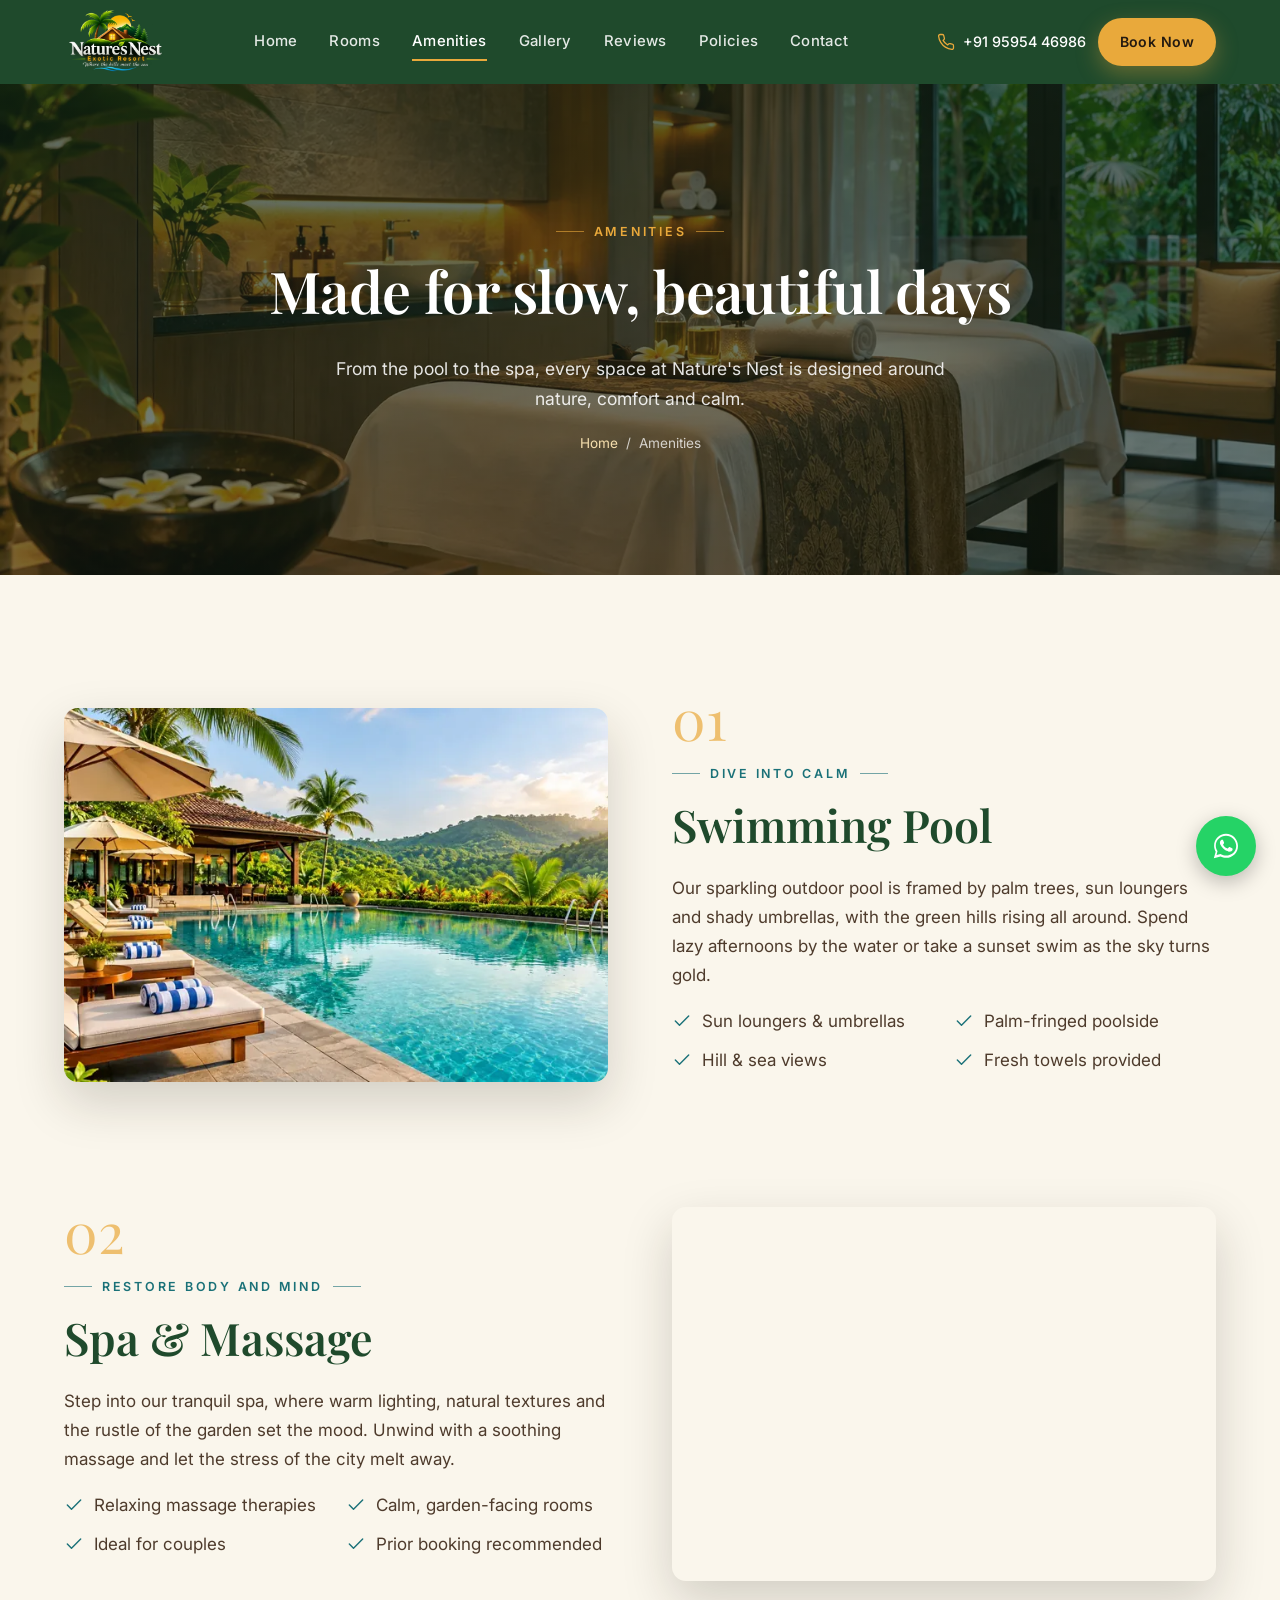
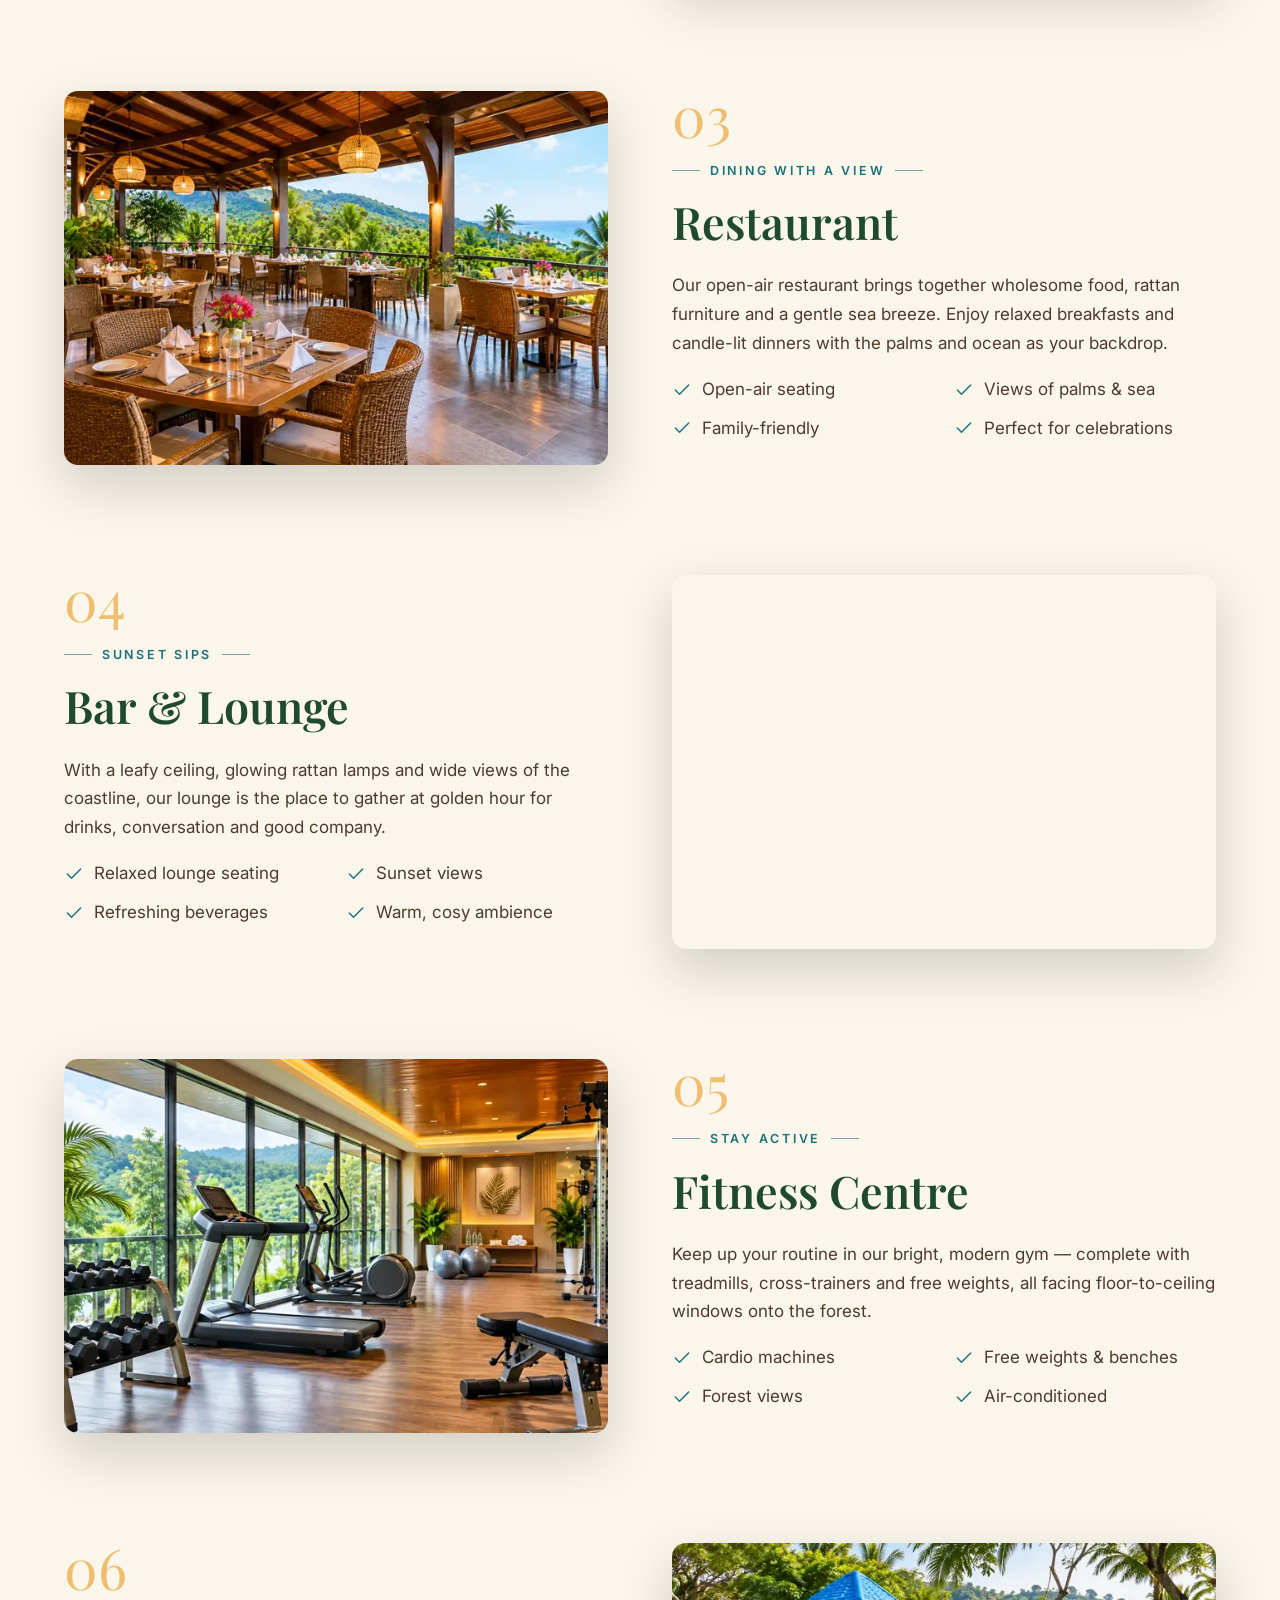
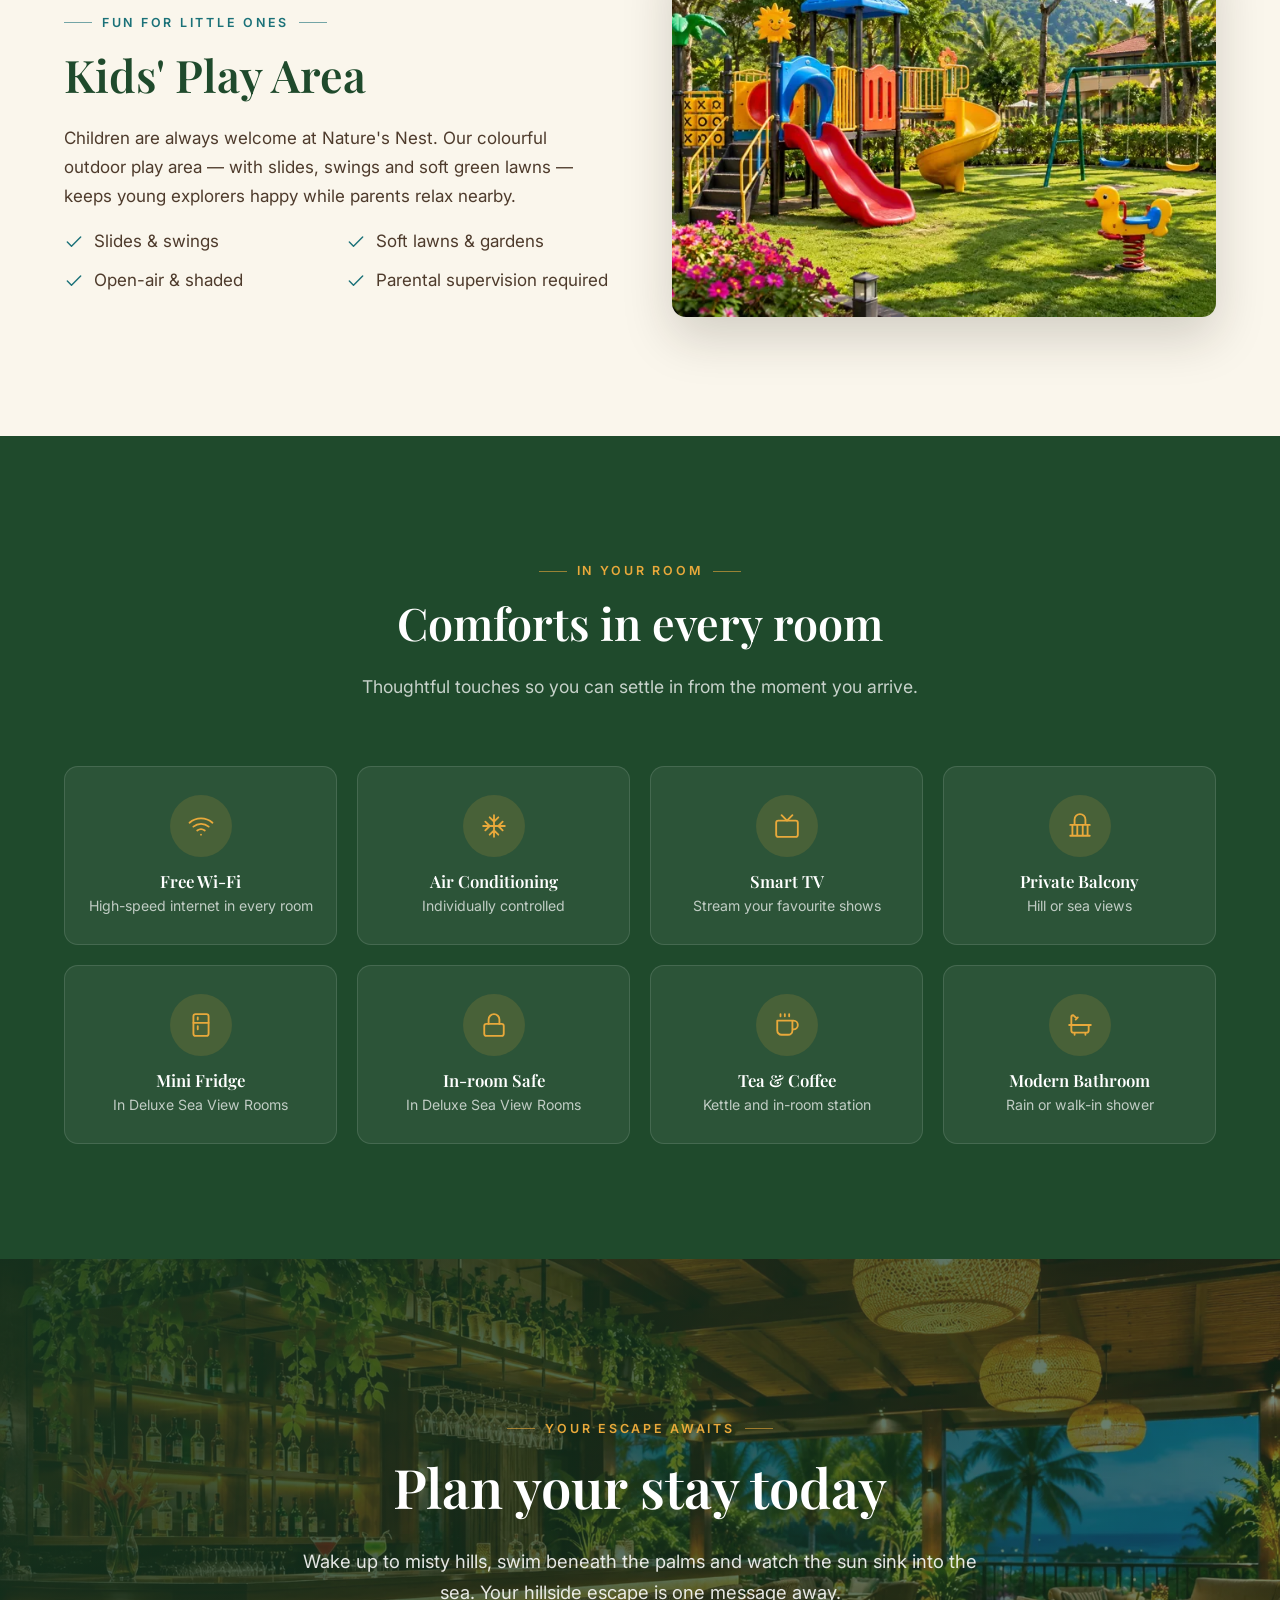
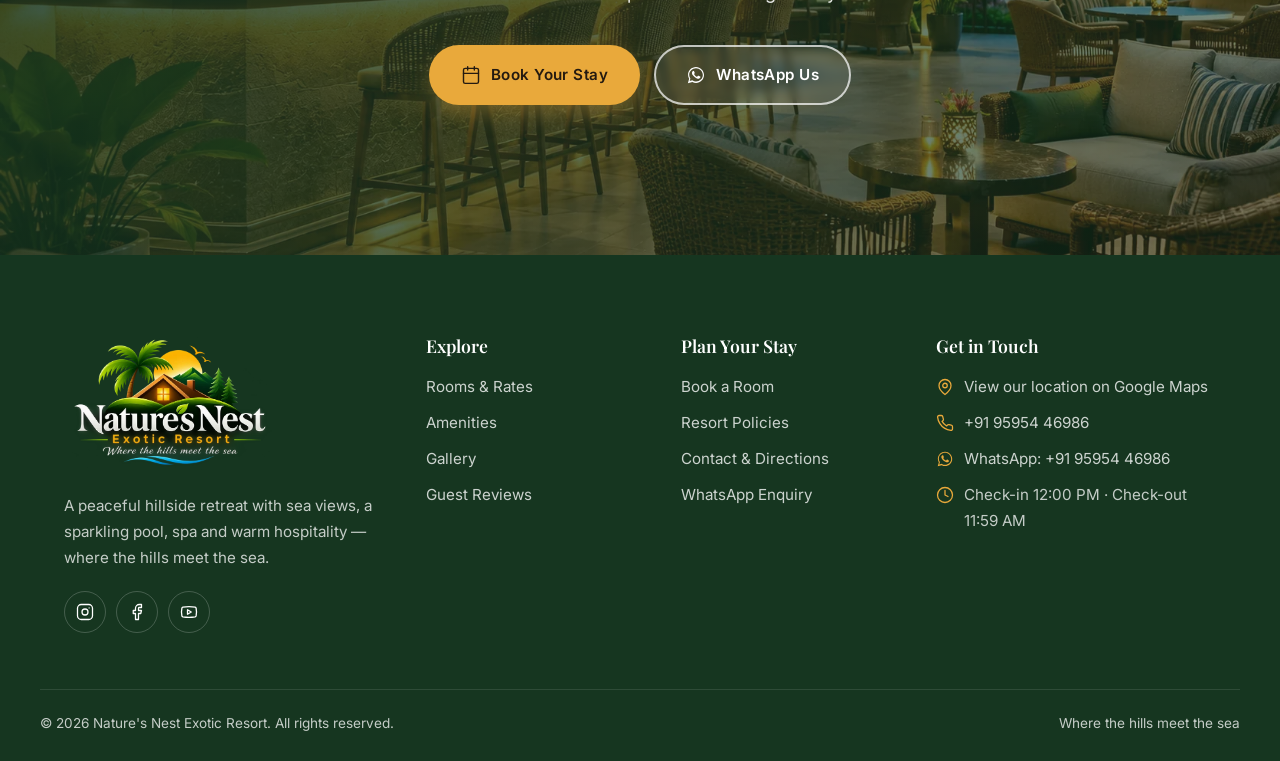
<file: amenities.html>
<!DOCTYPE html>
<html lang="en">
<head>
  <meta charset="UTF-8">
  <meta name="viewport" content="width=device-width, initial-scale=1">
  <title>Amenities | Nature&#x27;s Nest Exotic Resort</title>
  <meta name="description" content="Swimming pool, spa &amp; massage, restaurant, bar &amp; lounge, fitness centre and kids&#x27; play area at Nature&#x27;s Nest Exotic Resort — where the hills meet the sea.">
  <link rel="canonical" href="https://nnexotic.i-gpt.in/amenities.html">
  <meta name="theme-color" content="#1F4A2C">

  <!-- Social sharing -->
  <meta property="og:type" content="website">
  <meta property="og:site_name" content="Nature&#x27;s Nest Exotic Resort">
  <meta property="og:title" content="Amenities | Nature&#x27;s Nest Exotic Resort">
  <meta property="og:description" content="Swimming pool, spa &amp; massage, restaurant, bar &amp; lounge, fitness centre and kids&#x27; play area at Nature&#x27;s Nest Exotic Resort — where the hills meet the sea.">
  <meta property="og:url" content="https://nnexotic.i-gpt.in/amenities.html">
  <meta property="og:image" content="https://nnexotic.i-gpt.in/images/og-image.jpg">
  <meta name="twitter:card" content="summary_large_image">

  <link rel="icon" type="image/png" href="favicon.png">
  <link rel="apple-touch-icon" href="apple-touch-icon.png">

  <!-- Fonts: Playfair Display (headings) + Inter (body) -->
  <link rel="preconnect" href="https://fonts.googleapis.com">
  <link rel="preconnect" href="https://fonts.gstatic.com" crossorigin>
  <link href="https://fonts.googleapis.com/css2?family=Inter:wght@400;500;600&family=Playfair+Display:ital,wght@0,500;0,600;0,700;1,400;1,500&display=swap" rel="stylesheet">
  <link rel="stylesheet" href="css/style.css">
</head>
<body>
<a class="skip-link" href="#main">Skip to content</a>

<!-- ============ HEADER ============ -->
<header class="site-header">
  <div class="container header-inner">
    <a class="brand" href="index.html" aria-label="Nature&#x27;s Nest Exotic Resort – home">
      <img src="images/logo-light.webp" alt="Nature&#x27;s Nest Exotic Resort logo" width="640" height="429">
    </a>
    <nav class="main-nav" id="main-nav" aria-label="Main">
      <ul>
        <li><a href="index.html">Home</a></li>
        <li><a href="rooms.html">Rooms</a></li>
        <li><a href="amenities.html" aria-current="page">Amenities</a></li>
        <li><a href="gallery.html">Gallery</a></li>
        <li><a href="reviews.html">Reviews</a></li>
        <li><a href="policies.html">Policies</a></li>
        <li><a href="contact.html">Contact</a></li>
      </ul>
      <div class="nav-mobile-extra">
        <a class="btn btn-gold btn-block" href="rooms.html#book">Book Now</a>
        <a class="btn btn-whatsapp btn-block" href="https://wa.me/919595446986?text=Hi%2C%20I%20would%20like%20to%20book%20a%20room%20at%20Nature%27s%20Nest%20Exotic%20Resort" target="_blank" rel="noopener"><svg viewBox="0 0 32 32" width="20" height="20" fill="currentColor" aria-hidden="true"><path d="M16 3C9 3 3.3 8.7 3.3 15.7c0 2.2.6 4.4 1.7 6.3L3 29l7.2-1.9c1.8 1 3.9 1.5 5.9 1.5 7 0 12.7-5.7 12.7-12.7S23 3 16 3zm0 23.2c-1.9 0-3.8-.5-5.4-1.5l-.4-.2-4.3 1.1 1.1-4.2-.3-.4c-1.1-1.7-1.6-3.6-1.6-5.6C5.1 9.9 10 5.1 16 5.1S26.9 9.9 26.9 16 22 26.2 16 26.2zm6-8.1c-.3-.2-1.9-.9-2.2-1-.3-.1-.5-.2-.7.2-.2.3-.8 1-1 1.2-.2.2-.4.2-.7.1-.3-.2-1.4-.5-2.6-1.6-1-.9-1.6-1.9-1.8-2.2-.2-.3 0-.5.1-.7l.5-.6c.2-.2.2-.4.3-.6.1-.2.1-.4 0-.6l-1-2.4c-.3-.6-.5-.5-.7-.5h-.6c-.2 0-.6.1-.9.4-.3.3-1.2 1.1-1.2 2.8s1.2 3.2 1.4 3.4c.2.2 2.4 3.6 5.7 5.1.8.3 1.4.5 1.9.7.8.3 1.5.2 2.1.1.6-.1 1.9-.8 2.2-1.5.3-.7.3-1.4.2-1.5-.1-.2-.3-.3-.6-.4z"/></svg> WhatsApp Us</a>
        <a class="btn btn-outline-light btn-block" href="tel:+919595446986"><svg viewBox="0 0 24 24" fill="none" stroke="currentColor" stroke-width="1.7" stroke-linecap="round" stroke-linejoin="round" aria-hidden="true"><path d="M22 16.92v3a2 2 0 0 1-2.18 2 19.79 19.79 0 0 1-8.63-3.07 19.5 19.5 0 0 1-6-6 19.79 19.79 0 0 1-3.07-8.67A2 2 0 0 1 4.11 2h3a2 2 0 0 1 2 1.72c.13.96.36 1.9.7 2.81a2 2 0 0 1-.45 2.11L8.09 9.91a16 16 0 0 0 6 6l1.27-1.27a2 2 0 0 1 2.11-.45c.91.34 1.85.57 2.81.7A2 2 0 0 1 22 16.92z"/></svg> +91 95954 46986</a>
      </div>
    </nav>
    <div class="header-cta">
      <a class="header-phone" href="tel:+919595446986"><svg viewBox="0 0 24 24" fill="none" stroke="currentColor" stroke-width="1.7" stroke-linecap="round" stroke-linejoin="round" aria-hidden="true"><path d="M22 16.92v3a2 2 0 0 1-2.18 2 19.79 19.79 0 0 1-8.63-3.07 19.5 19.5 0 0 1-6-6 19.79 19.79 0 0 1-3.07-8.67A2 2 0 0 1 4.11 2h3a2 2 0 0 1 2 1.72c.13.96.36 1.9.7 2.81a2 2 0 0 1-.45 2.11L8.09 9.91a16 16 0 0 0 6 6l1.27-1.27a2 2 0 0 1 2.11-.45c.91.34 1.85.57 2.81.7A2 2 0 0 1 22 16.92z"/></svg> +91 95954 46986</a>
      <a class="btn btn-gold btn-sm" href="rooms.html#book">Book Now</a>
      <button class="nav-toggle" aria-controls="main-nav" aria-expanded="false" aria-label="Open menu"><span></span></button>
    </div>
  </div>
</header>

<main id="main">

<section class="page-banner">
  <img src="images/thumbs/spa.webp" srcset="images/thumbs/spa.webp 800w, images/spa.webp 1672w" sizes="100vw" width="800" height="450" alt="Spa massage room with warm lighting and tropical garden views" fetchpriority="high">
  <div class="container">
    <span class="eyebrow">Amenities</span>
    <h1>Made for slow, beautiful days</h1>
    <p>From the pool to the spa, every space at Nature's Nest is designed around nature, comfort and calm.</p>
    <div class="breadcrumb"><a href="index.html">Home</a> &nbsp;/&nbsp; Amenities</div>
  </div>
</section>


<section class="section">
  <div class="container">

    <div class="feature ">
      <a class="feature-media reveal" href="images/pool-hills.webp" data-lightbox="amenities" data-caption="Infinity pool with sun loungers and umbrellas overlooking green hills and the sea"><img src="images/thumbs/pool-hills.webp" srcset="images/thumbs/pool-hills.webp 800w, images/pool-hills.webp 1672w" sizes="(max-width: 960px) 100vw, 50vw" width="800" height="450" alt="Infinity pool with sun loungers and umbrellas overlooking green hills and the sea" loading="lazy" decoding="async"></a>
      <div class="reveal reveal-delay-1">
        <span class="feature-num">01</span>
        <span class="eyebrow">Dive into calm</span>
        <h2>Swimming Pool</h2>
        <p>Our sparkling outdoor pool is framed by palm trees, sun loungers and shady umbrellas, with the green hills rising all around. Spend lazy afternoons by the water or take a sunset swim as the sky turns gold.</p>
        <ul class="check-list"><li><svg viewBox="0 0 24 24" fill="none" stroke="currentColor" stroke-width="1.7" stroke-linecap="round" stroke-linejoin="round" aria-hidden="true"><path d="M20 6 9 17l-5-5"/></svg> Sun loungers &amp; umbrellas</li><li><svg viewBox="0 0 24 24" fill="none" stroke="currentColor" stroke-width="1.7" stroke-linecap="round" stroke-linejoin="round" aria-hidden="true"><path d="M20 6 9 17l-5-5"/></svg> Palm-fringed poolside</li><li><svg viewBox="0 0 24 24" fill="none" stroke="currentColor" stroke-width="1.7" stroke-linecap="round" stroke-linejoin="round" aria-hidden="true"><path d="M20 6 9 17l-5-5"/></svg> Hill &amp; sea views</li><li><svg viewBox="0 0 24 24" fill="none" stroke="currentColor" stroke-width="1.7" stroke-linecap="round" stroke-linejoin="round" aria-hidden="true"><path d="M20 6 9 17l-5-5"/></svg> Fresh towels provided</li></ul>
      </div>
    </div>
    <div class="feature reverse">
      <a class="feature-media reveal" href="images/spa.webp" data-lightbox="amenities" data-caption="Spa massage room with warm lighting and tropical garden views"><img src="images/thumbs/spa.webp" srcset="images/thumbs/spa.webp 800w, images/spa.webp 1672w" sizes="(max-width: 960px) 100vw, 50vw" width="800" height="450" alt="Spa massage room with warm lighting and tropical garden views" loading="lazy" decoding="async"></a>
      <div class="reveal reveal-delay-1">
        <span class="feature-num">02</span>
        <span class="eyebrow">Restore body and mind</span>
        <h2>Spa &amp; Massage</h2>
        <p>Step into our tranquil spa, where warm lighting, natural textures and the rustle of the garden set the mood. Unwind with a soothing massage and let the stress of the city melt away.</p>
        <ul class="check-list"><li><svg viewBox="0 0 24 24" fill="none" stroke="currentColor" stroke-width="1.7" stroke-linecap="round" stroke-linejoin="round" aria-hidden="true"><path d="M20 6 9 17l-5-5"/></svg> Relaxing massage therapies</li><li><svg viewBox="0 0 24 24" fill="none" stroke="currentColor" stroke-width="1.7" stroke-linecap="round" stroke-linejoin="round" aria-hidden="true"><path d="M20 6 9 17l-5-5"/></svg> Calm, garden-facing rooms</li><li><svg viewBox="0 0 24 24" fill="none" stroke="currentColor" stroke-width="1.7" stroke-linecap="round" stroke-linejoin="round" aria-hidden="true"><path d="M20 6 9 17l-5-5"/></svg> Ideal for couples</li><li><svg viewBox="0 0 24 24" fill="none" stroke="currentColor" stroke-width="1.7" stroke-linecap="round" stroke-linejoin="round" aria-hidden="true"><path d="M20 6 9 17l-5-5"/></svg> Prior booking recommended</li></ul>
      </div>
    </div>
    <div class="feature ">
      <a class="feature-media reveal" href="images/restaurant.webp" data-lightbox="amenities" data-caption="Open-air restaurant with wooden tables and views of palms and the sea"><img src="images/thumbs/restaurant.webp" srcset="images/thumbs/restaurant.webp 800w, images/restaurant.webp 1672w" sizes="(max-width: 960px) 100vw, 50vw" width="800" height="450" alt="Open-air restaurant with wooden tables and views of palms and the sea" loading="lazy" decoding="async"></a>
      <div class="reveal reveal-delay-1">
        <span class="feature-num">03</span>
        <span class="eyebrow">Dining with a view</span>
        <h2>Restaurant</h2>
        <p>Our open-air restaurant brings together wholesome food, rattan furniture and a gentle sea breeze. Enjoy relaxed breakfasts and candle-lit dinners with the palms and ocean as your backdrop.</p>
        <ul class="check-list"><li><svg viewBox="0 0 24 24" fill="none" stroke="currentColor" stroke-width="1.7" stroke-linecap="round" stroke-linejoin="round" aria-hidden="true"><path d="M20 6 9 17l-5-5"/></svg> Open-air seating</li><li><svg viewBox="0 0 24 24" fill="none" stroke="currentColor" stroke-width="1.7" stroke-linecap="round" stroke-linejoin="round" aria-hidden="true"><path d="M20 6 9 17l-5-5"/></svg> Views of palms &amp; sea</li><li><svg viewBox="0 0 24 24" fill="none" stroke="currentColor" stroke-width="1.7" stroke-linecap="round" stroke-linejoin="round" aria-hidden="true"><path d="M20 6 9 17l-5-5"/></svg> Family-friendly</li><li><svg viewBox="0 0 24 24" fill="none" stroke="currentColor" stroke-width="1.7" stroke-linecap="round" stroke-linejoin="round" aria-hidden="true"><path d="M20 6 9 17l-5-5"/></svg> Perfect for celebrations</li></ul>
      </div>
    </div>
    <div class="feature reverse">
      <a class="feature-media reveal" href="images/bar-lounge.webp" data-lightbox="amenities" data-caption="Bar and lounge with rattan lamps, leafy ceiling and views of the coast"><img src="images/thumbs/bar-lounge.webp" srcset="images/thumbs/bar-lounge.webp 800w, images/bar-lounge.webp 1672w" sizes="(max-width: 960px) 100vw, 50vw" width="800" height="450" alt="Bar and lounge with rattan lamps, leafy ceiling and views of the coast" loading="lazy" decoding="async"></a>
      <div class="reveal reveal-delay-1">
        <span class="feature-num">04</span>
        <span class="eyebrow">Sunset sips</span>
        <h2>Bar &amp; Lounge</h2>
        <p>With a leafy ceiling, glowing rattan lamps and wide views of the coastline, our lounge is the place to gather at golden hour for drinks, conversation and good company.</p>
        <ul class="check-list"><li><svg viewBox="0 0 24 24" fill="none" stroke="currentColor" stroke-width="1.7" stroke-linecap="round" stroke-linejoin="round" aria-hidden="true"><path d="M20 6 9 17l-5-5"/></svg> Relaxed lounge seating</li><li><svg viewBox="0 0 24 24" fill="none" stroke="currentColor" stroke-width="1.7" stroke-linecap="round" stroke-linejoin="round" aria-hidden="true"><path d="M20 6 9 17l-5-5"/></svg> Sunset views</li><li><svg viewBox="0 0 24 24" fill="none" stroke="currentColor" stroke-width="1.7" stroke-linecap="round" stroke-linejoin="round" aria-hidden="true"><path d="M20 6 9 17l-5-5"/></svg> Refreshing beverages</li><li><svg viewBox="0 0 24 24" fill="none" stroke="currentColor" stroke-width="1.7" stroke-linecap="round" stroke-linejoin="round" aria-hidden="true"><path d="M20 6 9 17l-5-5"/></svg> Warm, cosy ambience</li></ul>
      </div>
    </div>
    <div class="feature ">
      <a class="feature-media reveal" href="images/gym.webp" data-lightbox="amenities" data-caption="Fitness centre with treadmills and weights facing the forest"><img src="images/thumbs/gym.webp" srcset="images/thumbs/gym.webp 800w, images/gym.webp 1672w" sizes="(max-width: 960px) 100vw, 50vw" width="800" height="450" alt="Fitness centre with treadmills and weights facing the forest" loading="lazy" decoding="async"></a>
      <div class="reveal reveal-delay-1">
        <span class="feature-num">05</span>
        <span class="eyebrow">Stay active</span>
        <h2>Fitness Centre</h2>
        <p>Keep up your routine in our bright, modern gym — complete with treadmills, cross-trainers and free weights, all facing floor-to-ceiling windows onto the forest.</p>
        <ul class="check-list"><li><svg viewBox="0 0 24 24" fill="none" stroke="currentColor" stroke-width="1.7" stroke-linecap="round" stroke-linejoin="round" aria-hidden="true"><path d="M20 6 9 17l-5-5"/></svg> Cardio machines</li><li><svg viewBox="0 0 24 24" fill="none" stroke="currentColor" stroke-width="1.7" stroke-linecap="round" stroke-linejoin="round" aria-hidden="true"><path d="M20 6 9 17l-5-5"/></svg> Free weights &amp; benches</li><li><svg viewBox="0 0 24 24" fill="none" stroke="currentColor" stroke-width="1.7" stroke-linecap="round" stroke-linejoin="round" aria-hidden="true"><path d="M20 6 9 17l-5-5"/></svg> Forest views</li><li><svg viewBox="0 0 24 24" fill="none" stroke="currentColor" stroke-width="1.7" stroke-linecap="round" stroke-linejoin="round" aria-hidden="true"><path d="M20 6 9 17l-5-5"/></svg> Air-conditioned</li></ul>
      </div>
    </div>
    <div class="feature reverse">
      <a class="feature-media reveal" href="images/kids-play-area.webp" data-lightbox="amenities" data-caption="Colourful outdoor kids&#x27; play area with slides and swings on green lawns"><img src="images/thumbs/kids-play-area.webp" srcset="images/thumbs/kids-play-area.webp 800w, images/kids-play-area.webp 1672w" sizes="(max-width: 960px) 100vw, 50vw" width="800" height="450" alt="Colourful outdoor kids&#x27; play area with slides and swings on green lawns" loading="lazy" decoding="async"></a>
      <div class="reveal reveal-delay-1">
        <span class="feature-num">06</span>
        <span class="eyebrow">Fun for little ones</span>
        <h2>Kids' Play Area</h2>
        <p>Children are always welcome at Nature's Nest. Our colourful outdoor play area — with slides, swings and soft green lawns — keeps young explorers happy while parents relax nearby.</p>
        <ul class="check-list"><li><svg viewBox="0 0 24 24" fill="none" stroke="currentColor" stroke-width="1.7" stroke-linecap="round" stroke-linejoin="round" aria-hidden="true"><path d="M20 6 9 17l-5-5"/></svg> Slides &amp; swings</li><li><svg viewBox="0 0 24 24" fill="none" stroke="currentColor" stroke-width="1.7" stroke-linecap="round" stroke-linejoin="round" aria-hidden="true"><path d="M20 6 9 17l-5-5"/></svg> Soft lawns &amp; gardens</li><li><svg viewBox="0 0 24 24" fill="none" stroke="currentColor" stroke-width="1.7" stroke-linecap="round" stroke-linejoin="round" aria-hidden="true"><path d="M20 6 9 17l-5-5"/></svg> Open-air &amp; shaded</li><li><svg viewBox="0 0 24 24" fill="none" stroke="currentColor" stroke-width="1.7" stroke-linecap="round" stroke-linejoin="round" aria-hidden="true"><path d="M20 6 9 17l-5-5"/></svg> Parental supervision required</li></ul>
      </div>
    </div>
  </div>
</section>

<section class="section section--green">
  <div class="container">
    <div class="section-head reveal">
      <span class="eyebrow">In your room</span>
      <h2>Comforts in every room</h2>
      <p>Thoughtful touches so you can settle in from the moment you arrive.</p>
    </div>
    <div class="amenity-grid">
        <div class="amenity reveal"><span class="icon-circle"><svg viewBox="0 0 24 24" fill="none" stroke="currentColor" stroke-width="1.7" stroke-linecap="round" stroke-linejoin="round" aria-hidden="true"><path d="M5 12.55a11 11 0 0 1 14.08 0"/><path d="M1.42 9a16 16 0 0 1 21.16 0"/><path d="M8.53 16.11a6 6 0 0 1 6.95 0"/><path d="M12 20h.01"/></svg></span><h4>Free Wi-Fi</h4><p>High-speed internet in every room</p></div>
        <div class="amenity reveal"><span class="icon-circle"><svg viewBox="0 0 24 24" fill="none" stroke="currentColor" stroke-width="1.7" stroke-linecap="round" stroke-linejoin="round" aria-hidden="true"><path d="M2 12h20M12 2v20M20 16l-4-4 4-4M4 8l4 4-4 4M16 4l-4 4-4-4M8 20l4-4 4 4"/></svg></span><h4>Air Conditioning</h4><p>Individually controlled</p></div>
        <div class="amenity reveal"><span class="icon-circle"><svg viewBox="0 0 24 24" fill="none" stroke="currentColor" stroke-width="1.7" stroke-linecap="round" stroke-linejoin="round" aria-hidden="true"><rect x="2" y="7" width="20" height="15" rx="2"/><path d="m17 2-5 5-5-5"/></svg></span><h4>Smart TV</h4><p>Stream your favourite shows</p></div>
        <div class="amenity reveal"><span class="icon-circle"><svg viewBox="0 0 24 24" fill="none" stroke="currentColor" stroke-width="1.7" stroke-linecap="round" stroke-linejoin="round" aria-hidden="true"><path d="M3 11h18M3 21h18M5 11v10M9.5 11v10M14.5 11v10M19 11v10M7 11V6a5 5 0 0 1 10 0v5"/></svg></span><h4>Private Balcony</h4><p>Hill or sea views</p></div>
        <div class="amenity reveal"><span class="icon-circle"><svg viewBox="0 0 24 24" fill="none" stroke="currentColor" stroke-width="1.7" stroke-linecap="round" stroke-linejoin="round" aria-hidden="true"><rect x="5" y="2" width="14" height="20" rx="2"/><path d="M5 10h14M9 5v2M9 13v3"/></svg></span><h4>Mini Fridge</h4><p>In Deluxe Sea View Rooms</p></div>
        <div class="amenity reveal"><span class="icon-circle"><svg viewBox="0 0 24 24" fill="none" stroke="currentColor" stroke-width="1.7" stroke-linecap="round" stroke-linejoin="round" aria-hidden="true"><rect x="3" y="11" width="18" height="11" rx="2"/><path d="M7 11V7a5 5 0 0 1 10 0v4"/></svg></span><h4>In-room Safe</h4><p>In Deluxe Sea View Rooms</p></div>
        <div class="amenity reveal"><span class="icon-circle"><svg viewBox="0 0 24 24" fill="none" stroke="currentColor" stroke-width="1.7" stroke-linecap="round" stroke-linejoin="round" aria-hidden="true"><path d="M17 8h1a4 4 0 1 1 0 8h-1M3 8h14v9a4 4 0 0 1-4 4H7a4 4 0 0 1-4-4Z"/><path d="M6 2v2M10 2v2M14 2v2"/></svg></span><h4>Tea &amp; Coffee</h4><p>Kettle and in-room station</p></div>
        <div class="amenity reveal"><span class="icon-circle"><svg viewBox="0 0 24 24" fill="none" stroke="currentColor" stroke-width="1.7" stroke-linecap="round" stroke-linejoin="round" aria-hidden="true"><path d="M9 6 6.5 3.5a1.5 1.5 0 0 0-1-.5C4.68 3 4 3.68 4 4.5V17a2 2 0 0 0 2 2h12a2 2 0 0 0 2-2v-5M10 5 8 7M2 12h20M7 19v2M17 19v2"/></svg></span><h4>Modern Bathroom</h4><p>Rain or walk-in shower</p></div>
    </div>
  </div>
</section>


<!-- ============ CALL TO ACTION ============ -->
<section class="cta-banner">
  <img src="images/thumbs/bar-lounge.webp" srcset="images/thumbs/bar-lounge.webp 800w, images/bar-lounge.webp 1672w" sizes="100vw" width="800" height="450" alt="Bar and lounge with rattan lamps, leafy ceiling and views of the coast" loading="lazy" decoding="async">
  <div class="container reveal">
    <span class="eyebrow">Your escape awaits</span>
    <h2>Plan your stay today</h2>
    <p>Wake up to misty hills, swim beneath the palms and watch the sun sink into the sea. Your hillside escape is one message away.</p>
    <div class="btn-row">
      <a class="btn btn-gold" href="rooms.html#book"><svg viewBox="0 0 24 24" fill="none" stroke="currentColor" stroke-width="1.7" stroke-linecap="round" stroke-linejoin="round" aria-hidden="true"><rect x="3" y="4" width="18" height="18" rx="2"/><path d="M16 2v4M8 2v4M3 10h18"/></svg> Book Your Stay</a>
      <a class="btn btn-outline-light" href="https://wa.me/919595446986?text=Hi%2C%20I%20would%20like%20to%20book%20a%20room%20at%20Nature%27s%20Nest%20Exotic%20Resort" target="_blank" rel="noopener"><svg viewBox="0 0 32 32" width="20" height="20" fill="currentColor" aria-hidden="true"><path d="M16 3C9 3 3.3 8.7 3.3 15.7c0 2.2.6 4.4 1.7 6.3L3 29l7.2-1.9c1.8 1 3.9 1.5 5.9 1.5 7 0 12.7-5.7 12.7-12.7S23 3 16 3zm0 23.2c-1.9 0-3.8-.5-5.4-1.5l-.4-.2-4.3 1.1 1.1-4.2-.3-.4c-1.1-1.7-1.6-3.6-1.6-5.6C5.1 9.9 10 5.1 16 5.1S26.9 9.9 26.9 16 22 26.2 16 26.2zm6-8.1c-.3-.2-1.9-.9-2.2-1-.3-.1-.5-.2-.7.2-.2.3-.8 1-1 1.2-.2.2-.4.2-.7.1-.3-.2-1.4-.5-2.6-1.6-1-.9-1.6-1.9-1.8-2.2-.2-.3 0-.5.1-.7l.5-.6c.2-.2.2-.4.3-.6.1-.2.1-.4 0-.6l-1-2.4c-.3-.6-.5-.5-.7-.5h-.6c-.2 0-.6.1-.9.4-.3.3-1.2 1.1-1.2 2.8s1.2 3.2 1.4 3.4c.2.2 2.4 3.6 5.7 5.1.8.3 1.4.5 1.9.7.8.3 1.5.2 2.1.1.6-.1 1.9-.8 2.2-1.5.3-.7.3-1.4.2-1.5-.1-.2-.3-.3-.6-.4z"/></svg> WhatsApp Us</a>
    </div>
  </div>
</section>

</main>

<!-- ============ FOOTER ============ -->
<footer class="site-footer">
  <div class="container footer-grid">
    <div>
      <img class="footer-logo" src="images/logo-light.webp" alt="Nature&#x27;s Nest Exotic Resort logo" width="640" height="429" loading="lazy">
      <p>A peaceful hillside retreat with sea views, a sparkling pool, spa and warm hospitality — where the hills meet the sea.</p>
      <div class="socials">
        <a href="https://instagram.com/" target="_blank" rel="noopener" aria-label="Instagram"><svg viewBox="0 0 24 24" fill="none" stroke="currentColor" stroke-width="1.7" stroke-linecap="round" stroke-linejoin="round" aria-hidden="true"><rect x="2" y="2" width="20" height="20" rx="5"/><circle cx="12" cy="12" r="4"/><path d="M17.5 6.5h.01"/></svg></a>
        <a href="https://facebook.com/" target="_blank" rel="noopener" aria-label="Facebook"><svg viewBox="0 0 24 24" fill="none" stroke="currentColor" stroke-width="1.7" stroke-linecap="round" stroke-linejoin="round" aria-hidden="true"><path d="M18 2h-3a5 5 0 0 0-5 5v3H7v4h3v8h4v-8h3l1-4h-4V7a1 1 0 0 1 1-1h3z"/></svg></a>
        <a href="https://youtube.com/" target="_blank" rel="noopener" aria-label="YouTube"><svg viewBox="0 0 24 24" fill="none" stroke="currentColor" stroke-width="1.7" stroke-linecap="round" stroke-linejoin="round" aria-hidden="true"><path d="M2.5 17a24.12 24.12 0 0 1 0-10 2 2 0 0 1 1.4-1.4 49.56 49.56 0 0 1 16.2 0A2 2 0 0 1 21.5 7a24.12 24.12 0 0 1 0 10 2 2 0 0 1-1.4 1.4 49.55 49.55 0 0 1-16.2 0A2 2 0 0 1 2.5 17"/><path d="m10 15 5-3-5-3z"/></svg></a>
      </div>
    </div>
    <div>
      <h4>Explore</h4>
      <ul>
        <li><a href="rooms.html">Rooms &amp; Rates</a></li>
        <li><a href="amenities.html">Amenities</a></li>
        <li><a href="gallery.html">Gallery</a></li>
        <li><a href="reviews.html">Guest Reviews</a></li>
      </ul>
    </div>
    <div>
      <h4>Plan Your Stay</h4>
      <ul>
        <li><a href="rooms.html#book">Book a Room</a></li>
        <li><a href="policies.html">Resort Policies</a></li>
        <li><a href="contact.html">Contact &amp; Directions</a></li>
        <li><a href="https://wa.me/919595446986?text=Hi%2C%20I%20would%20like%20to%20book%20a%20room%20at%20Nature%27s%20Nest%20Exotic%20Resort" target="_blank" rel="noopener">WhatsApp Enquiry</a></li>
      </ul>
    </div>
    <div>
      <h4>Get in Touch</h4>
      <ul class="footer-contact">
        <li><svg viewBox="0 0 24 24" fill="none" stroke="currentColor" stroke-width="1.7" stroke-linecap="round" stroke-linejoin="round" aria-hidden="true"><path d="M20 10c0 6-8 12-8 12s-8-6-8-12a8 8 0 0 1 16 0Z"/><circle cx="12" cy="10" r="3"/></svg><a href="https://maps.app.goo.gl/ccsxvBCbRjDZF1vZ7" target="_blank" rel="noopener">View our location on Google Maps</a></li>
        <li><svg viewBox="0 0 24 24" fill="none" stroke="currentColor" stroke-width="1.7" stroke-linecap="round" stroke-linejoin="round" aria-hidden="true"><path d="M22 16.92v3a2 2 0 0 1-2.18 2 19.79 19.79 0 0 1-8.63-3.07 19.5 19.5 0 0 1-6-6 19.79 19.79 0 0 1-3.07-8.67A2 2 0 0 1 4.11 2h3a2 2 0 0 1 2 1.72c.13.96.36 1.9.7 2.81a2 2 0 0 1-.45 2.11L8.09 9.91a16 16 0 0 0 6 6l1.27-1.27a2 2 0 0 1 2.11-.45c.91.34 1.85.57 2.81.7A2 2 0 0 1 22 16.92z"/></svg><a href="tel:+919595446986">+91 95954 46986</a></li>
        <li><svg viewBox="0 0 32 32" width="18" height="18" fill="currentColor" aria-hidden="true"><path d="M16 3C9 3 3.3 8.7 3.3 15.7c0 2.2.6 4.4 1.7 6.3L3 29l7.2-1.9c1.8 1 3.9 1.5 5.9 1.5 7 0 12.7-5.7 12.7-12.7S23 3 16 3zm0 23.2c-1.9 0-3.8-.5-5.4-1.5l-.4-.2-4.3 1.1 1.1-4.2-.3-.4c-1.1-1.7-1.6-3.6-1.6-5.6C5.1 9.9 10 5.1 16 5.1S26.9 9.9 26.9 16 22 26.2 16 26.2zm6-8.1c-.3-.2-1.9-.9-2.2-1-.3-.1-.5-.2-.7.2-.2.3-.8 1-1 1.2-.2.2-.4.2-.7.1-.3-.2-1.4-.5-2.6-1.6-1-.9-1.6-1.9-1.8-2.2-.2-.3 0-.5.1-.7l.5-.6c.2-.2.2-.4.3-.6.1-.2.1-.4 0-.6l-1-2.4c-.3-.6-.5-.5-.7-.5h-.6c-.2 0-.6.1-.9.4-.3.3-1.2 1.1-1.2 2.8s1.2 3.2 1.4 3.4c.2.2 2.4 3.6 5.7 5.1.8.3 1.4.5 1.9.7.8.3 1.5.2 2.1.1.6-.1 1.9-.8 2.2-1.5.3-.7.3-1.4.2-1.5-.1-.2-.3-.3-.6-.4z"/></svg><a href="https://wa.me/919595446986?text=Hi%2C%20I%20would%20like%20to%20book%20a%20room%20at%20Nature%27s%20Nest%20Exotic%20Resort" target="_blank" rel="noopener">WhatsApp: +91 95954 46986</a></li>
        <li><svg viewBox="0 0 24 24" fill="none" stroke="currentColor" stroke-width="1.7" stroke-linecap="round" stroke-linejoin="round" aria-hidden="true"><circle cx="12" cy="12" r="10"/><path d="M12 6v6l4 2"/></svg><span>Check-in 12:00 PM · Check-out 11:59 AM</span></li>
      </ul>
    </div>
  </div>
  <div class="container footer-bottom">
    <span>&copy; <span data-year>2026</span> Nature&#x27;s Nest Exotic Resort. All rights reserved.</span>
    <span>Where the hills meet the sea</span>
  </div>
</footer>

<!-- ============ WHATSAPP FLOATING BUTTON ============ -->
<a href="https://wa.me/919595446986?text=Hi%2C%20I%20would%20like%20to%20book%20a%20room%20at%20Nature%27s%20Nest%20Exotic%20Resort" class="whatsapp-float" target="_blank" rel="noopener" aria-label="Chat on WhatsApp">
  <span class="wa-label">Chat with us</span>
  <svg viewBox="0 0 32 32" width="30" height="30" fill="#fff" aria-hidden="true"><path d="M16 3C9 3 3.3 8.7 3.3 15.7c0 2.2.6 4.4 1.7 6.3L3 29l7.2-1.9c1.8 1 3.9 1.5 5.9 1.5 7 0 12.7-5.7 12.7-12.7S23 3 16 3zm0 23.2c-1.9 0-3.8-.5-5.4-1.5l-.4-.2-4.3 1.1 1.1-4.2-.3-.4c-1.1-1.7-1.6-3.6-1.6-5.6C5.1 9.9 10 5.1 16 5.1S26.9 9.9 26.9 16 22 26.2 16 26.2zm6-8.1c-.3-.2-1.9-.9-2.2-1-.3-.1-.5-.2-.7.2-.2.3-.8 1-1 1.2-.2.2-.4.2-.7.1-.3-.2-1.4-.5-2.6-1.6-1-.9-1.6-1.9-1.8-2.2-.2-.3 0-.5.1-.7l.5-.6c.2-.2.2-.4.3-.6.1-.2.1-.4 0-.6l-1-2.4c-.3-.6-.5-.5-.7-.5h-.6c-.2 0-.6.1-.9.4-.3.3-1.2 1.1-1.2 2.8s1.2 3.2 1.4 3.4c.2.2 2.4 3.6 5.7 5.1.8.3 1.4.5 1.9.7.8.3 1.5.2 2.1.1.6-.1 1.9-.8 2.2-1.5.3-.7.3-1.4.2-1.5-.1-.2-.3-.3-.6-.4z"/></svg>
</a>

<script src="js/main.js" defer></script>
</body>
</html>
</file>
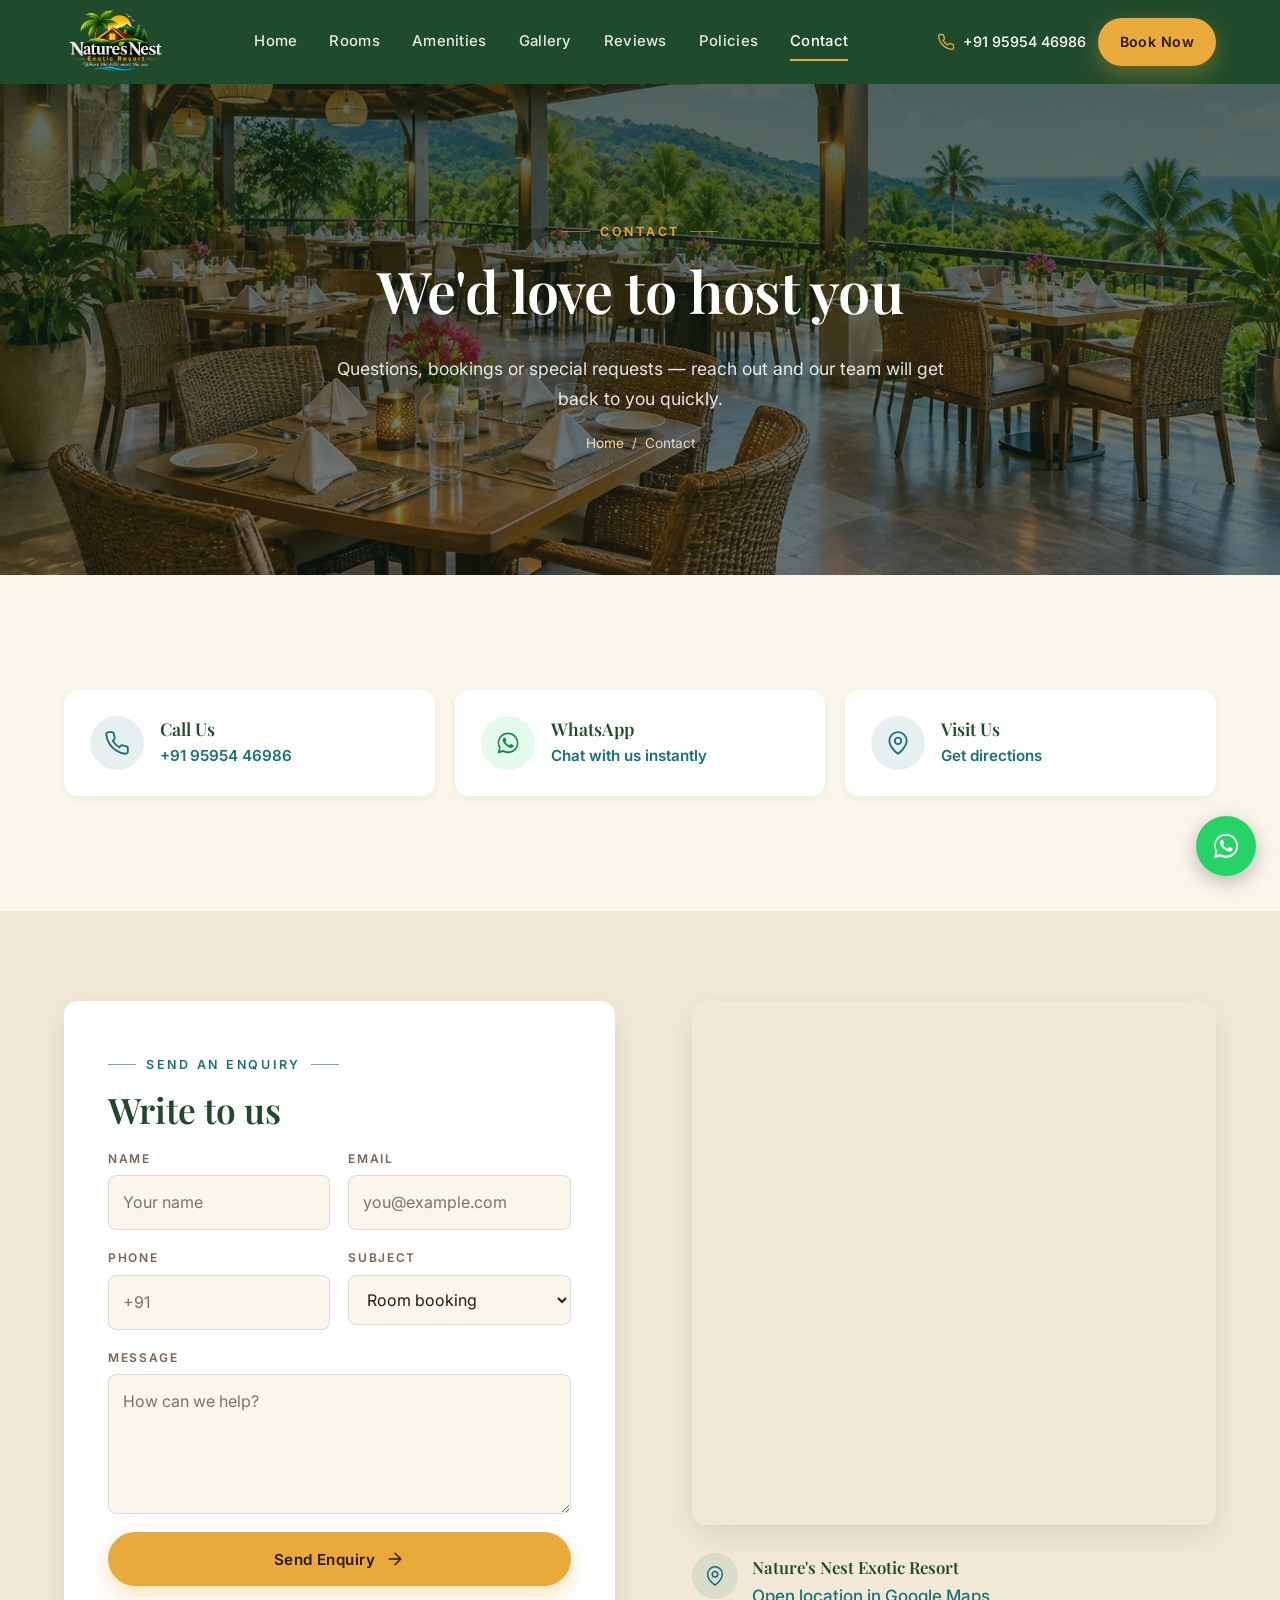
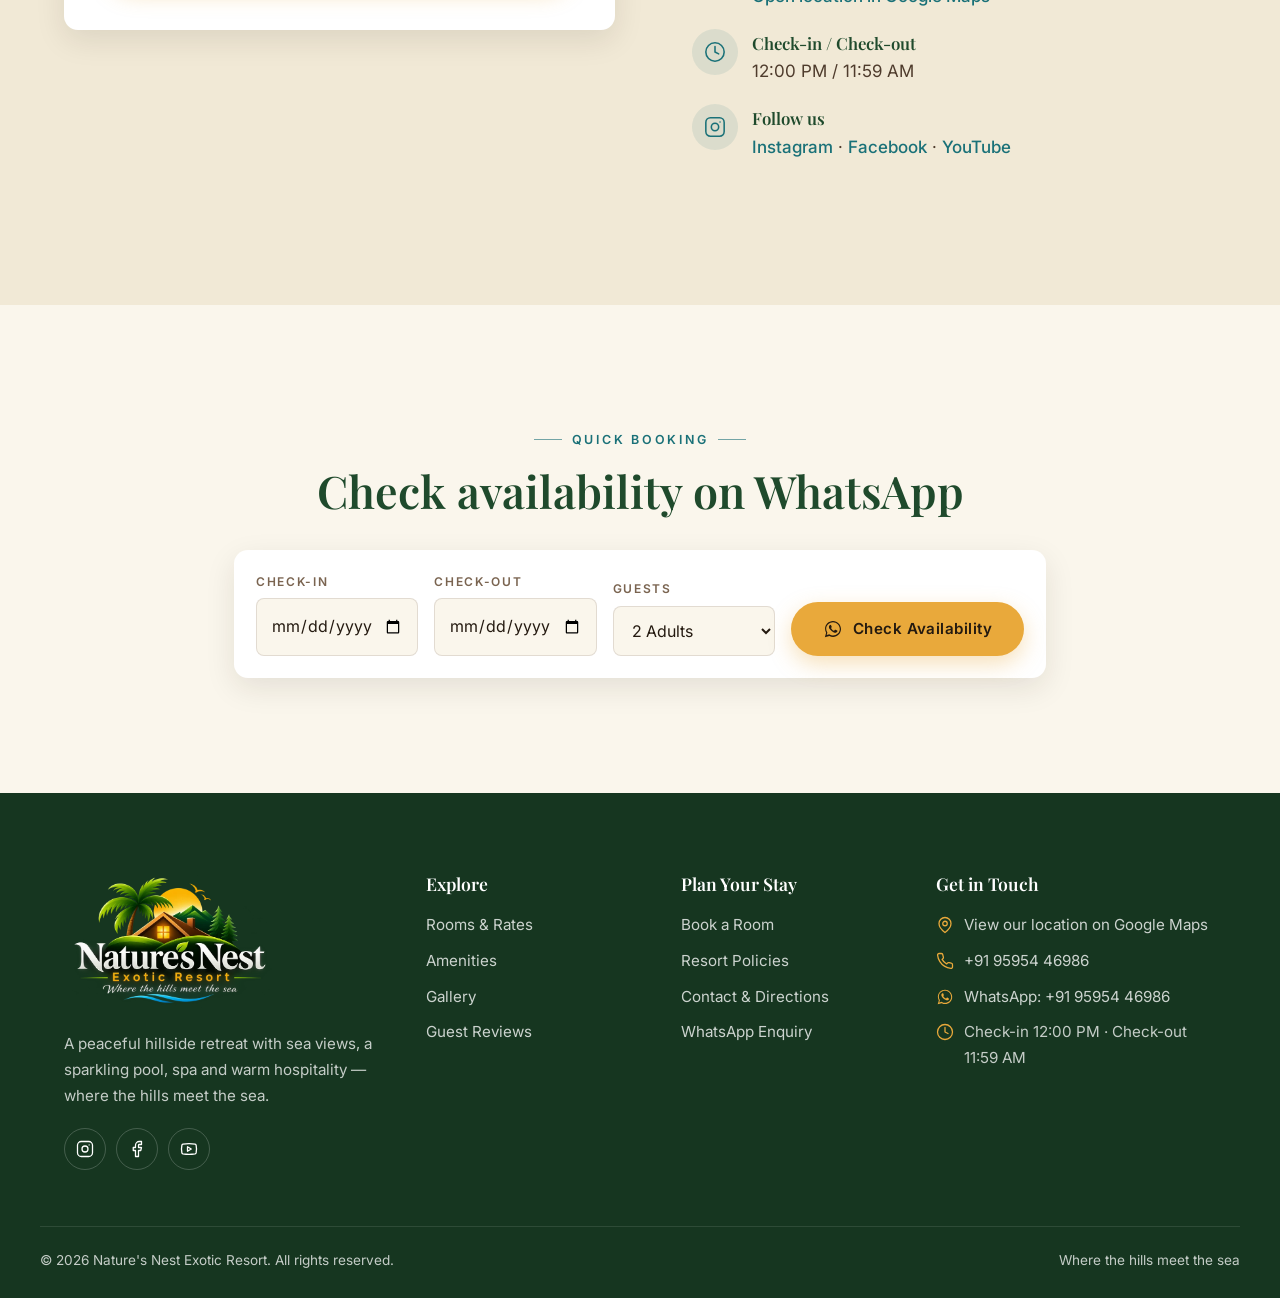
<file: contact.html>
<!DOCTYPE html>
<html lang="en">
<head>
  <meta charset="UTF-8">
  <meta name="viewport" content="width=device-width, initial-scale=1">
  <title>Contact &amp; Directions | Nature&#x27;s Nest Exotic Resort</title>
  <meta name="description" content="Contact Nature&#x27;s Nest Exotic Resort — call or WhatsApp +91 95954 46986, send an enquiry, or get directions on Google Maps.">
  <link rel="canonical" href="https://nnexotic.i-gpt.in/contact.html">
  <meta name="theme-color" content="#1F4A2C">

  <!-- Social sharing -->
  <meta property="og:type" content="website">
  <meta property="og:site_name" content="Nature&#x27;s Nest Exotic Resort">
  <meta property="og:title" content="Contact &amp; Directions | Nature&#x27;s Nest Exotic Resort">
  <meta property="og:description" content="Contact Nature&#x27;s Nest Exotic Resort — call or WhatsApp +91 95954 46986, send an enquiry, or get directions on Google Maps.">
  <meta property="og:url" content="https://nnexotic.i-gpt.in/contact.html">
  <meta property="og:image" content="https://nnexotic.i-gpt.in/images/og-image.jpg">
  <meta name="twitter:card" content="summary_large_image">

  <link rel="icon" type="image/png" href="favicon.png">
  <link rel="apple-touch-icon" href="apple-touch-icon.png">

  <!-- Fonts: Playfair Display (headings) + Inter (body) -->
  <link rel="preconnect" href="https://fonts.googleapis.com">
  <link rel="preconnect" href="https://fonts.gstatic.com" crossorigin>
  <link href="https://fonts.googleapis.com/css2?family=Inter:wght@400;500;600&family=Playfair+Display:ital,wght@0,500;0,600;0,700;1,400;1,500&display=swap" rel="stylesheet">
  <link rel="stylesheet" href="css/style.css">
</head>
<body>
<a class="skip-link" href="#main">Skip to content</a>

<!-- ============ HEADER ============ -->
<header class="site-header">
  <div class="container header-inner">
    <a class="brand" href="index.html" aria-label="Nature&#x27;s Nest Exotic Resort – home">
      <img src="images/logo-light.webp" alt="Nature&#x27;s Nest Exotic Resort logo" width="640" height="429">
    </a>
    <nav class="main-nav" id="main-nav" aria-label="Main">
      <ul>
        <li><a href="index.html">Home</a></li>
        <li><a href="rooms.html">Rooms</a></li>
        <li><a href="amenities.html">Amenities</a></li>
        <li><a href="gallery.html">Gallery</a></li>
        <li><a href="reviews.html">Reviews</a></li>
        <li><a href="policies.html">Policies</a></li>
        <li><a href="contact.html" aria-current="page">Contact</a></li>
      </ul>
      <div class="nav-mobile-extra">
        <a class="btn btn-gold btn-block" href="rooms.html#book">Book Now</a>
        <a class="btn btn-whatsapp btn-block" href="https://wa.me/919595446986?text=Hi%2C%20I%20would%20like%20to%20book%20a%20room%20at%20Nature%27s%20Nest%20Exotic%20Resort" target="_blank" rel="noopener"><svg viewBox="0 0 32 32" width="20" height="20" fill="currentColor" aria-hidden="true"><path d="M16 3C9 3 3.3 8.7 3.3 15.7c0 2.2.6 4.4 1.7 6.3L3 29l7.2-1.9c1.8 1 3.9 1.5 5.9 1.5 7 0 12.7-5.7 12.7-12.7S23 3 16 3zm0 23.2c-1.9 0-3.8-.5-5.4-1.5l-.4-.2-4.3 1.1 1.1-4.2-.3-.4c-1.1-1.7-1.6-3.6-1.6-5.6C5.1 9.9 10 5.1 16 5.1S26.9 9.9 26.9 16 22 26.2 16 26.2zm6-8.1c-.3-.2-1.9-.9-2.2-1-.3-.1-.5-.2-.7.2-.2.3-.8 1-1 1.2-.2.2-.4.2-.7.1-.3-.2-1.4-.5-2.6-1.6-1-.9-1.6-1.9-1.8-2.2-.2-.3 0-.5.1-.7l.5-.6c.2-.2.2-.4.3-.6.1-.2.1-.4 0-.6l-1-2.4c-.3-.6-.5-.5-.7-.5h-.6c-.2 0-.6.1-.9.4-.3.3-1.2 1.1-1.2 2.8s1.2 3.2 1.4 3.4c.2.2 2.4 3.6 5.7 5.1.8.3 1.4.5 1.9.7.8.3 1.5.2 2.1.1.6-.1 1.9-.8 2.2-1.5.3-.7.3-1.4.2-1.5-.1-.2-.3-.3-.6-.4z"/></svg> WhatsApp Us</a>
        <a class="btn btn-outline-light btn-block" href="tel:+919595446986"><svg viewBox="0 0 24 24" fill="none" stroke="currentColor" stroke-width="1.7" stroke-linecap="round" stroke-linejoin="round" aria-hidden="true"><path d="M22 16.92v3a2 2 0 0 1-2.18 2 19.79 19.79 0 0 1-8.63-3.07 19.5 19.5 0 0 1-6-6 19.79 19.79 0 0 1-3.07-8.67A2 2 0 0 1 4.11 2h3a2 2 0 0 1 2 1.72c.13.96.36 1.9.7 2.81a2 2 0 0 1-.45 2.11L8.09 9.91a16 16 0 0 0 6 6l1.27-1.27a2 2 0 0 1 2.11-.45c.91.34 1.85.57 2.81.7A2 2 0 0 1 22 16.92z"/></svg> +91 95954 46986</a>
      </div>
    </nav>
    <div class="header-cta">
      <a class="header-phone" href="tel:+919595446986"><svg viewBox="0 0 24 24" fill="none" stroke="currentColor" stroke-width="1.7" stroke-linecap="round" stroke-linejoin="round" aria-hidden="true"><path d="M22 16.92v3a2 2 0 0 1-2.18 2 19.79 19.79 0 0 1-8.63-3.07 19.5 19.5 0 0 1-6-6 19.79 19.79 0 0 1-3.07-8.67A2 2 0 0 1 4.11 2h3a2 2 0 0 1 2 1.72c.13.96.36 1.9.7 2.81a2 2 0 0 1-.45 2.11L8.09 9.91a16 16 0 0 0 6 6l1.27-1.27a2 2 0 0 1 2.11-.45c.91.34 1.85.57 2.81.7A2 2 0 0 1 22 16.92z"/></svg> +91 95954 46986</a>
      <a class="btn btn-gold btn-sm" href="rooms.html#book">Book Now</a>
      <button class="nav-toggle" aria-controls="main-nav" aria-expanded="false" aria-label="Open menu"><span></span></button>
    </div>
  </div>
</header>

<main id="main">

<section class="page-banner">
  <img src="images/thumbs/restaurant.webp" srcset="images/thumbs/restaurant.webp 800w, images/restaurant.webp 1672w" sizes="100vw" width="800" height="450" alt="Open-air restaurant with wooden tables and views of palms and the sea" fetchpriority="high">
  <div class="container">
    <span class="eyebrow">Contact</span>
    <h1>We'd love to host you</h1>
    <p>Questions, bookings or special requests — reach out and our team will get back to you quickly.</p>
    <div class="breadcrumb"><a href="index.html">Home</a> &nbsp;/&nbsp; Contact</div>
  </div>
</section>


<section class="section">
  <div class="container">
    <div class="info-cards">
      <div class="info-card reveal"><span class="icon-circle"><svg viewBox="0 0 24 24" fill="none" stroke="currentColor" stroke-width="1.7" stroke-linecap="round" stroke-linejoin="round" aria-hidden="true"><path d="M22 16.92v3a2 2 0 0 1-2.18 2 19.79 19.79 0 0 1-8.63-3.07 19.5 19.5 0 0 1-6-6 19.79 19.79 0 0 1-3.07-8.67A2 2 0 0 1 4.11 2h3a2 2 0 0 1 2 1.72c.13.96.36 1.9.7 2.81a2 2 0 0 1-.45 2.11L8.09 9.91a16 16 0 0 0 6 6l1.27-1.27a2 2 0 0 1 2.11-.45c.91.34 1.85.57 2.81.7A2 2 0 0 1 22 16.92z"/></svg></span><div><h4>Call Us</h4><p><a href="tel:+919595446986">+91 95954 46986</a></p></div></div>
      <div class="info-card reveal reveal-delay-1"><span class="icon-circle" style="background:rgba(37,211,102,.12);color:#128C4A"><svg viewBox="0 0 32 32" width="24" height="24" fill="currentColor" aria-hidden="true"><path d="M16 3C9 3 3.3 8.7 3.3 15.7c0 2.2.6 4.4 1.7 6.3L3 29l7.2-1.9c1.8 1 3.9 1.5 5.9 1.5 7 0 12.7-5.7 12.7-12.7S23 3 16 3zm0 23.2c-1.9 0-3.8-.5-5.4-1.5l-.4-.2-4.3 1.1 1.1-4.2-.3-.4c-1.1-1.7-1.6-3.6-1.6-5.6C5.1 9.9 10 5.1 16 5.1S26.9 9.9 26.9 16 22 26.2 16 26.2zm6-8.1c-.3-.2-1.9-.9-2.2-1-.3-.1-.5-.2-.7.2-.2.3-.8 1-1 1.2-.2.2-.4.2-.7.1-.3-.2-1.4-.5-2.6-1.6-1-.9-1.6-1.9-1.8-2.2-.2-.3 0-.5.1-.7l.5-.6c.2-.2.2-.4.3-.6.1-.2.1-.4 0-.6l-1-2.4c-.3-.6-.5-.5-.7-.5h-.6c-.2 0-.6.1-.9.4-.3.3-1.2 1.1-1.2 2.8s1.2 3.2 1.4 3.4c.2.2 2.4 3.6 5.7 5.1.8.3 1.4.5 1.9.7.8.3 1.5.2 2.1.1.6-.1 1.9-.8 2.2-1.5.3-.7.3-1.4.2-1.5-.1-.2-.3-.3-.6-.4z"/></svg></span><div><h4>WhatsApp</h4><p><a href="https://wa.me/919595446986?text=Hi%2C%20I%20would%20like%20to%20book%20a%20room%20at%20Nature%27s%20Nest%20Exotic%20Resort" target="_blank" rel="noopener">Chat with us instantly</a></p></div></div>
      <div class="info-card reveal reveal-delay-2"><span class="icon-circle"><svg viewBox="0 0 24 24" fill="none" stroke="currentColor" stroke-width="1.7" stroke-linecap="round" stroke-linejoin="round" aria-hidden="true"><path d="M20 10c0 6-8 12-8 12s-8-6-8-12a8 8 0 0 1 16 0Z"/><circle cx="12" cy="10" r="3"/></svg></span><div><h4>Visit Us</h4><p><a href="https://maps.app.goo.gl/ccsxvBCbRjDZF1vZ7" target="_blank" rel="noopener">Get directions</a></p></div></div>
    </div>
  </div>
</section>

<section class="section section--alt" style="padding-top:clamp(56px,7vw,90px)">
  <div class="container split" style="align-items:start">
    <div class="form-card reveal">
      <span class="eyebrow">Send an enquiry</span>
      <h2 style="font-size:clamp(1.6rem,3vw,2.2rem)">Write to us</h2>
      <!-- Contact form: uses Web3Forms once you add your access key in js/main.js.
           Until then, it sends the enquiry via WhatsApp. -->
      <form id="contact-form" class="form-grid" action="https://api.web3forms.com/submit" method="POST" novalidate>
        <input type="checkbox" name="botcheck" class="sr-only" tabindex="-1" autocomplete="off" aria-hidden="true">
        <div class="field"><label for="c-name">Name</label><input id="c-name" name="name" autocomplete="name" required placeholder="Your name"></div>
        <div class="field"><label for="c-email">Email</label><input id="c-email" name="email" type="email" autocomplete="email" required placeholder="you@example.com"></div>
        <div class="field"><label for="c-phone">Phone</label><input id="c-phone" name="phone" type="tel" autocomplete="tel" placeholder="+91"></div>
        <div class="field"><label for="c-subject">Subject</label>
          <select id="c-subject" name="subject"><option>Room booking</option><option>Group / family stay</option><option>Special occasion</option><option>Cancellation / change</option><option>Other question</option></select></div>
        <div class="field full"><label for="c-msg">Message</label><textarea id="c-msg" name="message" required placeholder="How can we help?"></textarea></div>
        <div class="full">
          <button class="btn btn-gold btn-block" type="submit">Send Enquiry <svg viewBox="0 0 24 24" fill="none" stroke="currentColor" stroke-width="1.7" stroke-linecap="round" stroke-linejoin="round" aria-hidden="true"><path d="M5 12h14M12 5l7 7-7 7"/></svg></button>
          <p class="form-error" role="alert"></p>
          <div class="form-success" role="status">Thank you! Your message has been sent. We'll get back to you shortly.</div>
        </div>
      </form>
    </div>
    <div class="reveal reveal-delay-1">
      <div class="map-frame" style="aspect-ratio:1/1">
        <iframe src="https://maps.google.com/maps?q=Nature%27s%20Nest%20Exotic%20Resort&z=14&output=embed" title="Map showing the location of Nature&#x27;s Nest Exotic Resort" loading="lazy" referrerpolicy="no-referrer-when-downgrade" allowfullscreen></iframe>
      </div>
      <ul class="contact-list" style="margin-top:28px">
        <li><span class="icon-circle"><svg viewBox="0 0 24 24" fill="none" stroke="currentColor" stroke-width="1.7" stroke-linecap="round" stroke-linejoin="round" aria-hidden="true"><path d="M20 10c0 6-8 12-8 12s-8-6-8-12a8 8 0 0 1 16 0Z"/><circle cx="12" cy="10" r="3"/></svg></span><div><strong>Nature&#x27;s Nest Exotic Resort</strong><a href="https://maps.app.goo.gl/ccsxvBCbRjDZF1vZ7" target="_blank" rel="noopener">Open location in Google Maps</a></div></li>
        <li><span class="icon-circle"><svg viewBox="0 0 24 24" fill="none" stroke="currentColor" stroke-width="1.7" stroke-linecap="round" stroke-linejoin="round" aria-hidden="true"><circle cx="12" cy="12" r="10"/><path d="M12 6v6l4 2"/></svg></span><div><strong>Check-in / Check-out</strong>12:00 PM / 11:59 AM</div></li>
        <li><span class="icon-circle"><svg viewBox="0 0 24 24" fill="none" stroke="currentColor" stroke-width="1.7" stroke-linecap="round" stroke-linejoin="round" aria-hidden="true"><rect x="2" y="2" width="20" height="20" rx="5"/><circle cx="12" cy="12" r="4"/><path d="M17.5 6.5h.01"/></svg></span><div><strong>Follow us</strong>
          <a href="https://instagram.com/" target="_blank" rel="noopener">Instagram</a> ·
          <a href="https://facebook.com/" target="_blank" rel="noopener">Facebook</a> ·
          <a href="https://youtube.com/" target="_blank" rel="noopener">YouTube</a></div></li>
      </ul>
    </div>
  </div>
</section>

<!-- Quick booking via WhatsApp -->
<section class="section">
  <div class="container" style="max-width:860px">
    <div class="section-head reveal" style="margin-bottom:32px">
      <span class="eyebrow">Quick booking</span>
      <h2>Check availability on WhatsApp</h2>
    </div>
    <form class="booking-card reveal" data-booking novalidate style="box-shadow:var(--shadow)">

          <div class="field"><label for="c2-in">Check-in</label><input id="c2-in" type="date" name="checkin" required></div>
          <div class="field"><label for="c2-out">Check-out</label><input id="c2-out" type="date" name="checkout" required></div>
          <div class="field"><label for="c2-guests">Guests</label>
            <select id="c2-guests" name="guests">
              <option>1 Adult</option><option selected>2 Adults</option><option>2 Adults + 1 Child</option>
              <option>3 Adults</option><option>4 Adults</option><option>Family / Group (5+)</option>
            </select></div>
          <button class="btn btn-gold" type="submit"><svg viewBox="0 0 32 32" width="20" height="20" fill="currentColor" aria-hidden="true"><path d="M16 3C9 3 3.3 8.7 3.3 15.7c0 2.2.6 4.4 1.7 6.3L3 29l7.2-1.9c1.8 1 3.9 1.5 5.9 1.5 7 0 12.7-5.7 12.7-12.7S23 3 16 3zm0 23.2c-1.9 0-3.8-.5-5.4-1.5l-.4-.2-4.3 1.1 1.1-4.2-.3-.4c-1.1-1.7-1.6-3.6-1.6-5.6C5.1 9.9 10 5.1 16 5.1S26.9 9.9 26.9 16 22 26.2 16 26.2zm6-8.1c-.3-.2-1.9-.9-2.2-1-.3-.1-.5-.2-.7.2-.2.3-.8 1-1 1.2-.2.2-.4.2-.7.1-.3-.2-1.4-.5-2.6-1.6-1-.9-1.6-1.9-1.8-2.2-.2-.3 0-.5.1-.7l.5-.6c.2-.2.2-.4.3-.6.1-.2.1-.4 0-.6l-1-2.4c-.3-.6-.5-.5-.7-.5h-.6c-.2 0-.6.1-.9.4-.3.3-1.2 1.1-1.2 2.8s1.2 3.2 1.4 3.4c.2.2 2.4 3.6 5.7 5.1.8.3 1.4.5 1.9.7.8.3 1.5.2 2.1.1.6-.1 1.9-.8 2.2-1.5.3-.7.3-1.4.2-1.5-.1-.2-.3-.3-.6-.4z"/></svg> Check Availability</button>
          <p class="form-error full" role="alert" style="grid-column:1/-1;margin:0"></p>
    </form>
  </div>
</section>
</main>

<!-- ============ FOOTER ============ -->
<footer class="site-footer">
  <div class="container footer-grid">
    <div>
      <img class="footer-logo" src="images/logo-light.webp" alt="Nature&#x27;s Nest Exotic Resort logo" width="640" height="429" loading="lazy">
      <p>A peaceful hillside retreat with sea views, a sparkling pool, spa and warm hospitality — where the hills meet the sea.</p>
      <div class="socials">
        <a href="https://instagram.com/" target="_blank" rel="noopener" aria-label="Instagram"><svg viewBox="0 0 24 24" fill="none" stroke="currentColor" stroke-width="1.7" stroke-linecap="round" stroke-linejoin="round" aria-hidden="true"><rect x="2" y="2" width="20" height="20" rx="5"/><circle cx="12" cy="12" r="4"/><path d="M17.5 6.5h.01"/></svg></a>
        <a href="https://facebook.com/" target="_blank" rel="noopener" aria-label="Facebook"><svg viewBox="0 0 24 24" fill="none" stroke="currentColor" stroke-width="1.7" stroke-linecap="round" stroke-linejoin="round" aria-hidden="true"><path d="M18 2h-3a5 5 0 0 0-5 5v3H7v4h3v8h4v-8h3l1-4h-4V7a1 1 0 0 1 1-1h3z"/></svg></a>
        <a href="https://youtube.com/" target="_blank" rel="noopener" aria-label="YouTube"><svg viewBox="0 0 24 24" fill="none" stroke="currentColor" stroke-width="1.7" stroke-linecap="round" stroke-linejoin="round" aria-hidden="true"><path d="M2.5 17a24.12 24.12 0 0 1 0-10 2 2 0 0 1 1.4-1.4 49.56 49.56 0 0 1 16.2 0A2 2 0 0 1 21.5 7a24.12 24.12 0 0 1 0 10 2 2 0 0 1-1.4 1.4 49.55 49.55 0 0 1-16.2 0A2 2 0 0 1 2.5 17"/><path d="m10 15 5-3-5-3z"/></svg></a>
      </div>
    </div>
    <div>
      <h4>Explore</h4>
      <ul>
        <li><a href="rooms.html">Rooms &amp; Rates</a></li>
        <li><a href="amenities.html">Amenities</a></li>
        <li><a href="gallery.html">Gallery</a></li>
        <li><a href="reviews.html">Guest Reviews</a></li>
      </ul>
    </div>
    <div>
      <h4>Plan Your Stay</h4>
      <ul>
        <li><a href="rooms.html#book">Book a Room</a></li>
        <li><a href="policies.html">Resort Policies</a></li>
        <li><a href="contact.html">Contact &amp; Directions</a></li>
        <li><a href="https://wa.me/919595446986?text=Hi%2C%20I%20would%20like%20to%20book%20a%20room%20at%20Nature%27s%20Nest%20Exotic%20Resort" target="_blank" rel="noopener">WhatsApp Enquiry</a></li>
      </ul>
    </div>
    <div>
      <h4>Get in Touch</h4>
      <ul class="footer-contact">
        <li><svg viewBox="0 0 24 24" fill="none" stroke="currentColor" stroke-width="1.7" stroke-linecap="round" stroke-linejoin="round" aria-hidden="true"><path d="M20 10c0 6-8 12-8 12s-8-6-8-12a8 8 0 0 1 16 0Z"/><circle cx="12" cy="10" r="3"/></svg><a href="https://maps.app.goo.gl/ccsxvBCbRjDZF1vZ7" target="_blank" rel="noopener">View our location on Google Maps</a></li>
        <li><svg viewBox="0 0 24 24" fill="none" stroke="currentColor" stroke-width="1.7" stroke-linecap="round" stroke-linejoin="round" aria-hidden="true"><path d="M22 16.92v3a2 2 0 0 1-2.18 2 19.79 19.79 0 0 1-8.63-3.07 19.5 19.5 0 0 1-6-6 19.79 19.79 0 0 1-3.07-8.67A2 2 0 0 1 4.11 2h3a2 2 0 0 1 2 1.72c.13.96.36 1.9.7 2.81a2 2 0 0 1-.45 2.11L8.09 9.91a16 16 0 0 0 6 6l1.27-1.27a2 2 0 0 1 2.11-.45c.91.34 1.85.57 2.81.7A2 2 0 0 1 22 16.92z"/></svg><a href="tel:+919595446986">+91 95954 46986</a></li>
        <li><svg viewBox="0 0 32 32" width="18" height="18" fill="currentColor" aria-hidden="true"><path d="M16 3C9 3 3.3 8.7 3.3 15.7c0 2.2.6 4.4 1.7 6.3L3 29l7.2-1.9c1.8 1 3.9 1.5 5.9 1.5 7 0 12.7-5.7 12.7-12.7S23 3 16 3zm0 23.2c-1.9 0-3.8-.5-5.4-1.5l-.4-.2-4.3 1.1 1.1-4.2-.3-.4c-1.1-1.7-1.6-3.6-1.6-5.6C5.1 9.9 10 5.1 16 5.1S26.9 9.9 26.9 16 22 26.2 16 26.2zm6-8.1c-.3-.2-1.9-.9-2.2-1-.3-.1-.5-.2-.7.2-.2.3-.8 1-1 1.2-.2.2-.4.2-.7.1-.3-.2-1.4-.5-2.6-1.6-1-.9-1.6-1.9-1.8-2.2-.2-.3 0-.5.1-.7l.5-.6c.2-.2.2-.4.3-.6.1-.2.1-.4 0-.6l-1-2.4c-.3-.6-.5-.5-.7-.5h-.6c-.2 0-.6.1-.9.4-.3.3-1.2 1.1-1.2 2.8s1.2 3.2 1.4 3.4c.2.2 2.4 3.6 5.7 5.1.8.3 1.4.5 1.9.7.8.3 1.5.2 2.1.1.6-.1 1.9-.8 2.2-1.5.3-.7.3-1.4.2-1.5-.1-.2-.3-.3-.6-.4z"/></svg><a href="https://wa.me/919595446986?text=Hi%2C%20I%20would%20like%20to%20book%20a%20room%20at%20Nature%27s%20Nest%20Exotic%20Resort" target="_blank" rel="noopener">WhatsApp: +91 95954 46986</a></li>
        <li><svg viewBox="0 0 24 24" fill="none" stroke="currentColor" stroke-width="1.7" stroke-linecap="round" stroke-linejoin="round" aria-hidden="true"><circle cx="12" cy="12" r="10"/><path d="M12 6v6l4 2"/></svg><span>Check-in 12:00 PM · Check-out 11:59 AM</span></li>
      </ul>
    </div>
  </div>
  <div class="container footer-bottom">
    <span>&copy; <span data-year>2026</span> Nature&#x27;s Nest Exotic Resort. All rights reserved.</span>
    <span>Where the hills meet the sea</span>
  </div>
</footer>

<!-- ============ WHATSAPP FLOATING BUTTON ============ -->
<a href="https://wa.me/919595446986?text=Hi%2C%20I%20would%20like%20to%20book%20a%20room%20at%20Nature%27s%20Nest%20Exotic%20Resort" class="whatsapp-float" target="_blank" rel="noopener" aria-label="Chat on WhatsApp">
  <span class="wa-label">Chat with us</span>
  <svg viewBox="0 0 32 32" width="30" height="30" fill="#fff" aria-hidden="true"><path d="M16 3C9 3 3.3 8.7 3.3 15.7c0 2.2.6 4.4 1.7 6.3L3 29l7.2-1.9c1.8 1 3.9 1.5 5.9 1.5 7 0 12.7-5.7 12.7-12.7S23 3 16 3zm0 23.2c-1.9 0-3.8-.5-5.4-1.5l-.4-.2-4.3 1.1 1.1-4.2-.3-.4c-1.1-1.7-1.6-3.6-1.6-5.6C5.1 9.9 10 5.1 16 5.1S26.9 9.9 26.9 16 22 26.2 16 26.2zm6-8.1c-.3-.2-1.9-.9-2.2-1-.3-.1-.5-.2-.7.2-.2.3-.8 1-1 1.2-.2.2-.4.2-.7.1-.3-.2-1.4-.5-2.6-1.6-1-.9-1.6-1.9-1.8-2.2-.2-.3 0-.5.1-.7l.5-.6c.2-.2.2-.4.3-.6.1-.2.1-.4 0-.6l-1-2.4c-.3-.6-.5-.5-.7-.5h-.6c-.2 0-.6.1-.9.4-.3.3-1.2 1.1-1.2 2.8s1.2 3.2 1.4 3.4c.2.2 2.4 3.6 5.7 5.1.8.3 1.4.5 1.9.7.8.3 1.5.2 2.1.1.6-.1 1.9-.8 2.2-1.5.3-.7.3-1.4.2-1.5-.1-.2-.3-.3-.6-.4z"/></svg>
</a>

<script src="js/main.js" defer></script>
</body>
</html>
</file>
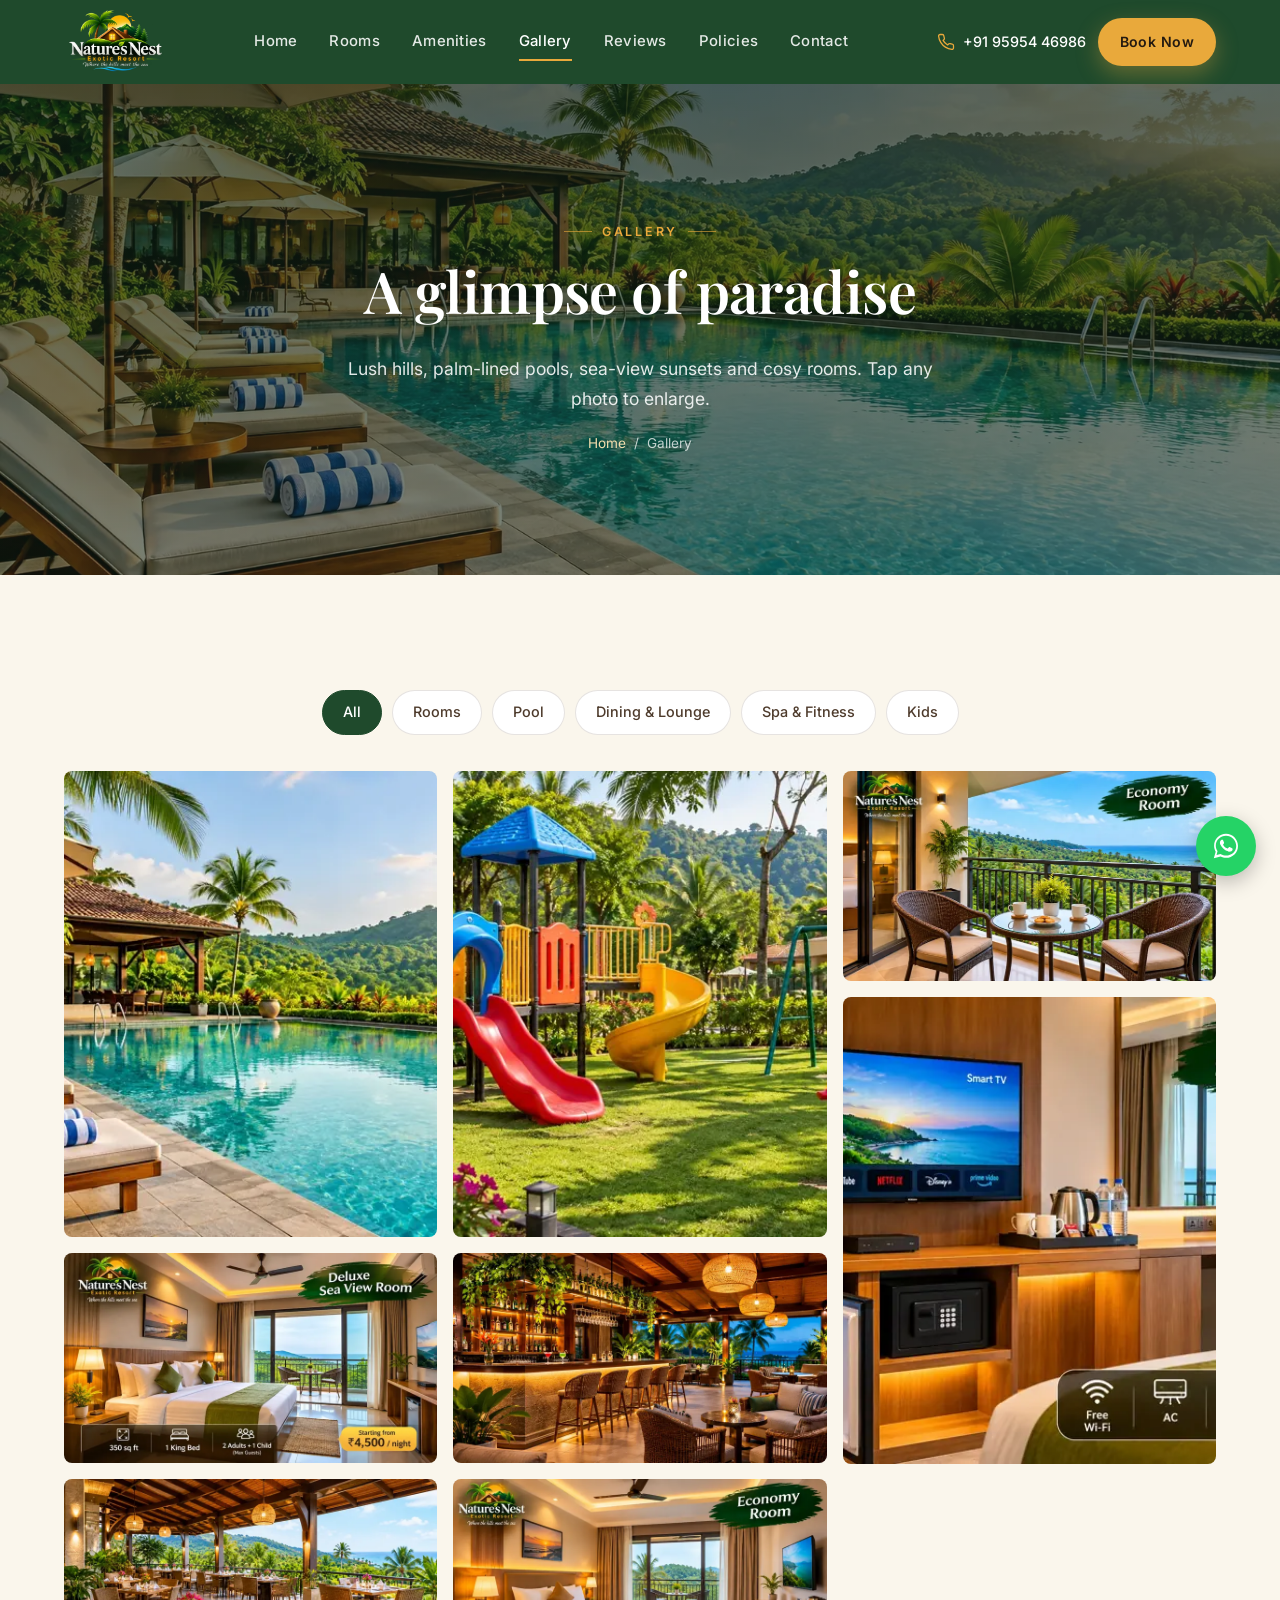
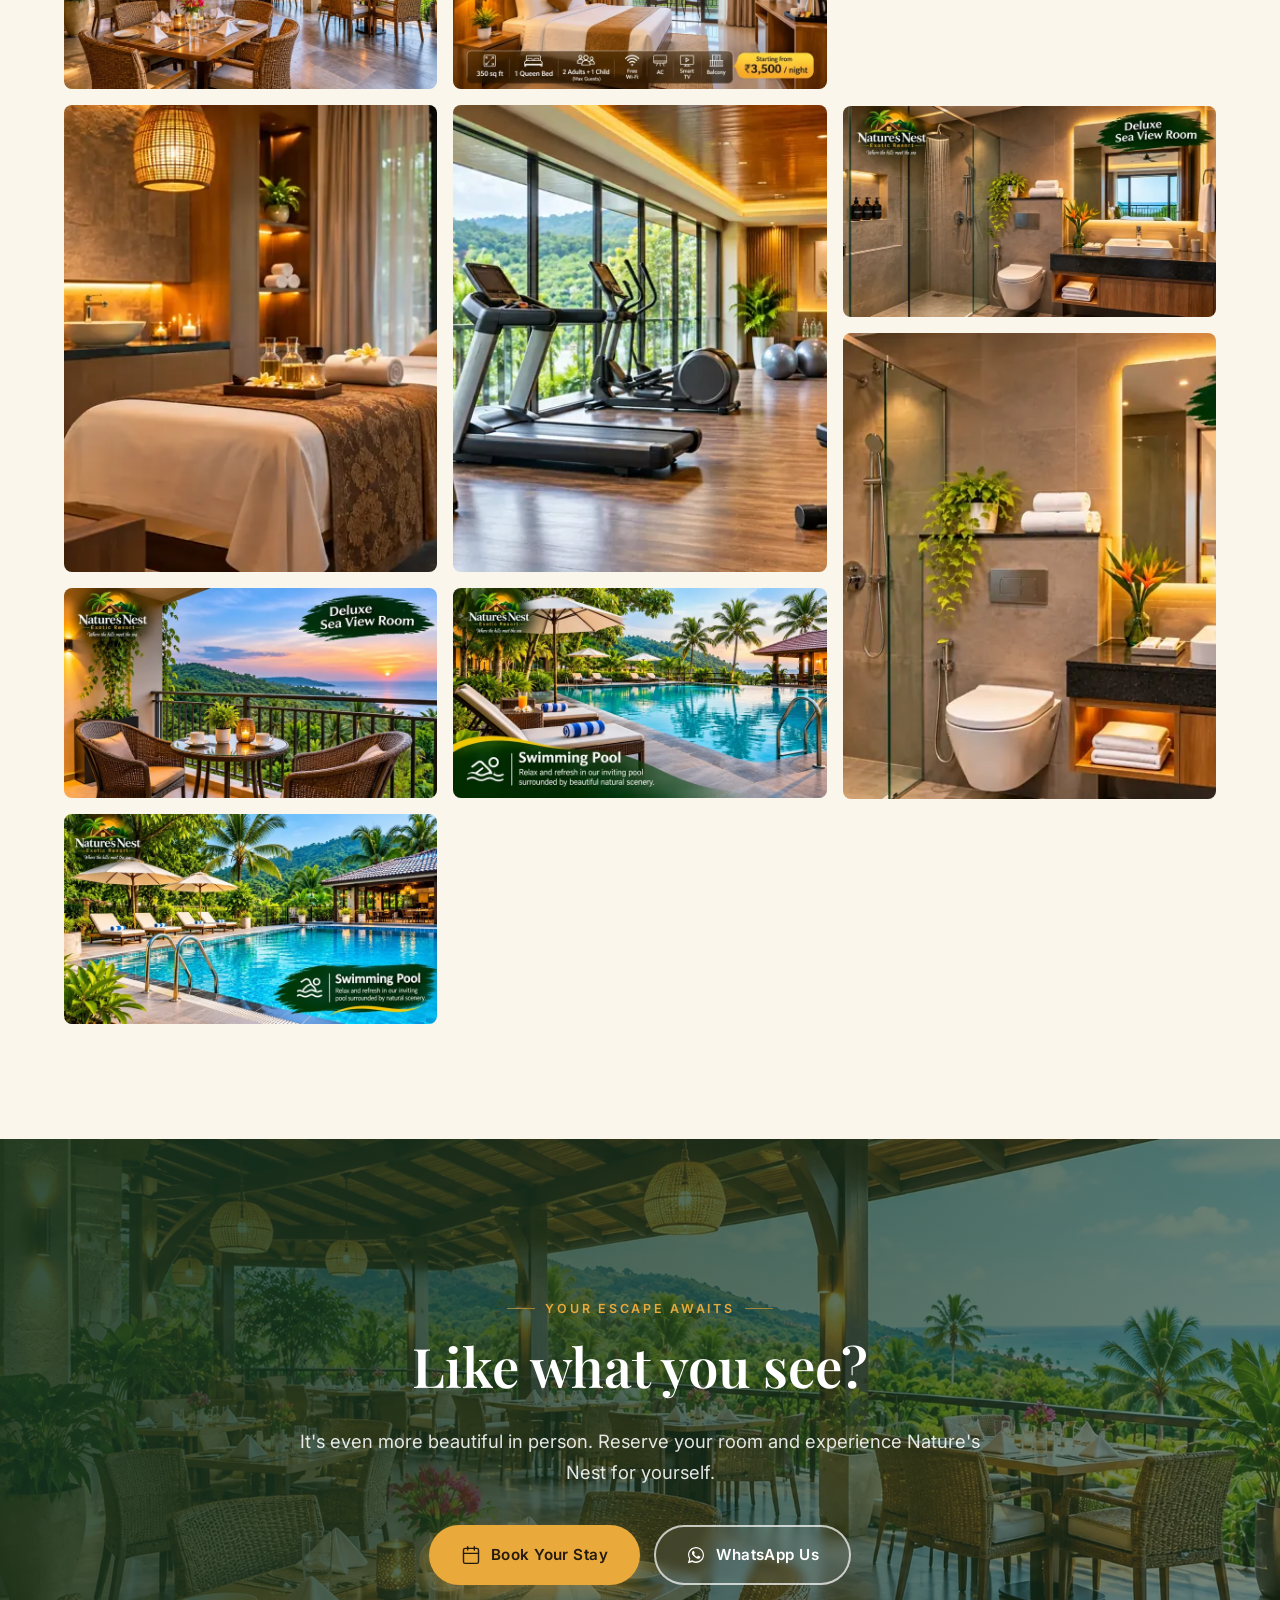
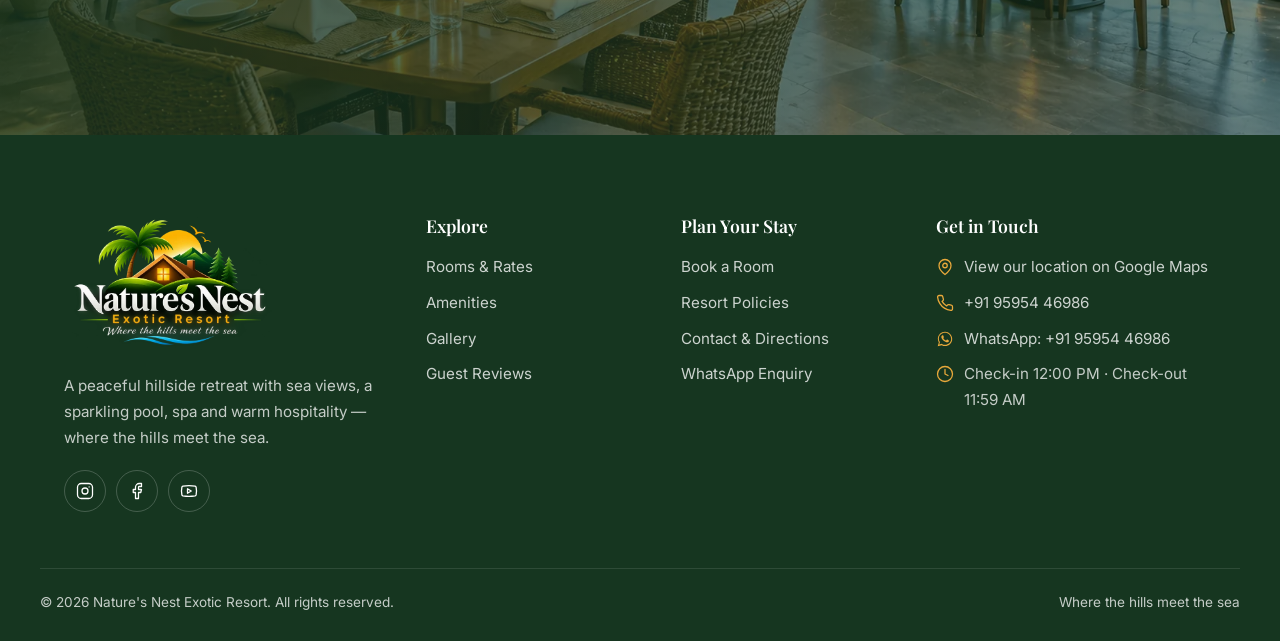
<file: gallery.html>
<!DOCTYPE html>
<html lang="en">
<head>
  <meta charset="UTF-8">
  <meta name="viewport" content="width=device-width, initial-scale=1">
  <title>Photo Gallery | Nature&#x27;s Nest Exotic Resort</title>
  <meta name="description" content="Photos of Nature&#x27;s Nest Exotic Resort — rooms, sea-view balconies, swimming pool, spa, restaurant, lounge and kids&#x27; play area.">
  <link rel="canonical" href="https://nnexotic.i-gpt.in/gallery.html">
  <meta name="theme-color" content="#1F4A2C">

  <!-- Social sharing -->
  <meta property="og:type" content="website">
  <meta property="og:site_name" content="Nature&#x27;s Nest Exotic Resort">
  <meta property="og:title" content="Photo Gallery | Nature&#x27;s Nest Exotic Resort">
  <meta property="og:description" content="Photos of Nature&#x27;s Nest Exotic Resort — rooms, sea-view balconies, swimming pool, spa, restaurant, lounge and kids&#x27; play area.">
  <meta property="og:url" content="https://nnexotic.i-gpt.in/gallery.html">
  <meta property="og:image" content="https://nnexotic.i-gpt.in/images/og-image.jpg">
  <meta name="twitter:card" content="summary_large_image">

  <link rel="icon" type="image/png" href="favicon.png">
  <link rel="apple-touch-icon" href="apple-touch-icon.png">

  <!-- Fonts: Playfair Display (headings) + Inter (body) -->
  <link rel="preconnect" href="https://fonts.googleapis.com">
  <link rel="preconnect" href="https://fonts.gstatic.com" crossorigin>
  <link href="https://fonts.googleapis.com/css2?family=Inter:wght@400;500;600&family=Playfair+Display:ital,wght@0,500;0,600;0,700;1,400;1,500&display=swap" rel="stylesheet">
  <link rel="stylesheet" href="css/style.css">
</head>
<body>
<a class="skip-link" href="#main">Skip to content</a>

<!-- ============ HEADER ============ -->
<header class="site-header">
  <div class="container header-inner">
    <a class="brand" href="index.html" aria-label="Nature&#x27;s Nest Exotic Resort – home">
      <img src="images/logo-light.webp" alt="Nature&#x27;s Nest Exotic Resort logo" width="640" height="429">
    </a>
    <nav class="main-nav" id="main-nav" aria-label="Main">
      <ul>
        <li><a href="index.html">Home</a></li>
        <li><a href="rooms.html">Rooms</a></li>
        <li><a href="amenities.html">Amenities</a></li>
        <li><a href="gallery.html" aria-current="page">Gallery</a></li>
        <li><a href="reviews.html">Reviews</a></li>
        <li><a href="policies.html">Policies</a></li>
        <li><a href="contact.html">Contact</a></li>
      </ul>
      <div class="nav-mobile-extra">
        <a class="btn btn-gold btn-block" href="rooms.html#book">Book Now</a>
        <a class="btn btn-whatsapp btn-block" href="https://wa.me/919595446986?text=Hi%2C%20I%20would%20like%20to%20book%20a%20room%20at%20Nature%27s%20Nest%20Exotic%20Resort" target="_blank" rel="noopener"><svg viewBox="0 0 32 32" width="20" height="20" fill="currentColor" aria-hidden="true"><path d="M16 3C9 3 3.3 8.7 3.3 15.7c0 2.2.6 4.4 1.7 6.3L3 29l7.2-1.9c1.8 1 3.9 1.5 5.9 1.5 7 0 12.7-5.7 12.7-12.7S23 3 16 3zm0 23.2c-1.9 0-3.8-.5-5.4-1.5l-.4-.2-4.3 1.1 1.1-4.2-.3-.4c-1.1-1.7-1.6-3.6-1.6-5.6C5.1 9.9 10 5.1 16 5.1S26.9 9.9 26.9 16 22 26.2 16 26.2zm6-8.1c-.3-.2-1.9-.9-2.2-1-.3-.1-.5-.2-.7.2-.2.3-.8 1-1 1.2-.2.2-.4.2-.7.1-.3-.2-1.4-.5-2.6-1.6-1-.9-1.6-1.9-1.8-2.2-.2-.3 0-.5.1-.7l.5-.6c.2-.2.2-.4.3-.6.1-.2.1-.4 0-.6l-1-2.4c-.3-.6-.5-.5-.7-.5h-.6c-.2 0-.6.1-.9.4-.3.3-1.2 1.1-1.2 2.8s1.2 3.2 1.4 3.4c.2.2 2.4 3.6 5.7 5.1.8.3 1.4.5 1.9.7.8.3 1.5.2 2.1.1.6-.1 1.9-.8 2.2-1.5.3-.7.3-1.4.2-1.5-.1-.2-.3-.3-.6-.4z"/></svg> WhatsApp Us</a>
        <a class="btn btn-outline-light btn-block" href="tel:+919595446986"><svg viewBox="0 0 24 24" fill="none" stroke="currentColor" stroke-width="1.7" stroke-linecap="round" stroke-linejoin="round" aria-hidden="true"><path d="M22 16.92v3a2 2 0 0 1-2.18 2 19.79 19.79 0 0 1-8.63-3.07 19.5 19.5 0 0 1-6-6 19.79 19.79 0 0 1-3.07-8.67A2 2 0 0 1 4.11 2h3a2 2 0 0 1 2 1.72c.13.96.36 1.9.7 2.81a2 2 0 0 1-.45 2.11L8.09 9.91a16 16 0 0 0 6 6l1.27-1.27a2 2 0 0 1 2.11-.45c.91.34 1.85.57 2.81.7A2 2 0 0 1 22 16.92z"/></svg> +91 95954 46986</a>
      </div>
    </nav>
    <div class="header-cta">
      <a class="header-phone" href="tel:+919595446986"><svg viewBox="0 0 24 24" fill="none" stroke="currentColor" stroke-width="1.7" stroke-linecap="round" stroke-linejoin="round" aria-hidden="true"><path d="M22 16.92v3a2 2 0 0 1-2.18 2 19.79 19.79 0 0 1-8.63-3.07 19.5 19.5 0 0 1-6-6 19.79 19.79 0 0 1-3.07-8.67A2 2 0 0 1 4.11 2h3a2 2 0 0 1 2 1.72c.13.96.36 1.9.7 2.81a2 2 0 0 1-.45 2.11L8.09 9.91a16 16 0 0 0 6 6l1.27-1.27a2 2 0 0 1 2.11-.45c.91.34 1.85.57 2.81.7A2 2 0 0 1 22 16.92z"/></svg> +91 95954 46986</a>
      <a class="btn btn-gold btn-sm" href="rooms.html#book">Book Now</a>
      <button class="nav-toggle" aria-controls="main-nav" aria-expanded="false" aria-label="Open menu"><span></span></button>
    </div>
  </div>
</header>

<main id="main">

<section class="page-banner">
  <img src="images/thumbs/pool-hills.webp" srcset="images/thumbs/pool-hills.webp 800w, images/pool-hills.webp 1672w" sizes="100vw" width="800" height="450" alt="Infinity pool with sun loungers and umbrellas overlooking green hills and the sea" fetchpriority="high">
  <div class="container">
    <span class="eyebrow">Gallery</span>
    <h1>A glimpse of paradise</h1>
    <p>Lush hills, palm-lined pools, sea-view sunsets and cosy rooms. Tap any photo to enlarge.</p>
    <div class="breadcrumb"><a href="index.html">Home</a> &nbsp;/&nbsp; Gallery</div>
  </div>
</section>


<section class="section">
  <div class="container">
    <div class="gallery-filters" role="group" aria-label="Filter photos">
      <button class="filter-btn is-active" data-filter="all" aria-pressed="true">All</button>
      <button class="filter-btn" data-filter="rooms" aria-pressed="false">Rooms</button>
      <button class="filter-btn" data-filter="pool" aria-pressed="false">Pool</button>
      <button class="filter-btn" data-filter="dining" aria-pressed="false">Dining &amp; Lounge</button>
      <button class="filter-btn" data-filter="wellness" aria-pressed="false">Spa &amp; Fitness</button>
      <button class="filter-btn" data-filter="family" aria-pressed="false">Kids</button>
    </div>
    <div class="gallery-grid">
      <a class="gallery-item reveal" href="images/pool-hills.webp" data-lightbox="gallery" data-category="pool" data-caption="Infinity pool with sun loungers and umbrellas overlooking green hills and the sea"><img src="images/thumbs/pool-hills.webp" srcset="images/thumbs/pool-hills.webp 800w, images/pool-hills.webp 1672w" sizes="(max-width: 520px) 100vw, (max-width: 960px) 50vw, 33vw" width="800" height="450" alt="Infinity pool with sun loungers and umbrellas overlooking green hills and the sea" loading="lazy" decoding="async"></a>
      <a class="gallery-item reveal" href="images/deluxe-room.webp" data-lightbox="gallery" data-category="rooms" data-caption="Deluxe Sea View Room with king bed and private balcony"><img src="images/thumbs/deluxe-room.webp" srcset="images/thumbs/deluxe-room.webp 800w, images/deluxe-room.webp 1672w" sizes="(max-width: 520px) 100vw, (max-width: 960px) 50vw, 33vw" width="800" height="450" alt="Deluxe Sea View Room with king bed and private balcony" loading="lazy" decoding="async"></a>
      <a class="gallery-item reveal" href="images/restaurant.webp" data-lightbox="gallery" data-category="dining" data-caption="Open-air restaurant with wooden tables and views of palms and the sea"><img src="images/thumbs/restaurant.webp" srcset="images/thumbs/restaurant.webp 800w, images/restaurant.webp 1672w" sizes="(max-width: 520px) 100vw, (max-width: 960px) 50vw, 33vw" width="800" height="450" alt="Open-air restaurant with wooden tables and views of palms and the sea" loading="lazy" decoding="async"></a>
      <a class="gallery-item reveal" href="images/spa.webp" data-lightbox="gallery" data-category="wellness" data-caption="Spa massage room with warm lighting and tropical garden views"><img src="images/thumbs/spa.webp" srcset="images/thumbs/spa.webp 800w, images/spa.webp 1672w" sizes="(max-width: 520px) 100vw, (max-width: 960px) 50vw, 33vw" width="800" height="450" alt="Spa massage room with warm lighting and tropical garden views" loading="lazy" decoding="async"></a>
      <a class="gallery-item reveal" href="images/deluxe-balcony-sunset.webp" data-lightbox="gallery" data-category="rooms" data-caption="Deluxe balcony with a sea-view sunset over the hills"><img src="images/thumbs/deluxe-balcony-sunset.webp" srcset="images/thumbs/deluxe-balcony-sunset.webp 800w, images/deluxe-balcony-sunset.webp 1672w" sizes="(max-width: 520px) 100vw, (max-width: 960px) 50vw, 33vw" width="800" height="450" alt="Deluxe balcony with a sea-view sunset over the hills" loading="lazy" decoding="async"></a>
      <a class="gallery-item reveal" href="images/pool-cabanas.webp" data-lightbox="gallery" data-category="pool" data-caption="Swimming pool lined with palm trees, loungers and the resort pavilion"><img src="images/thumbs/pool-cabanas.webp" srcset="images/thumbs/pool-cabanas.webp 800w, images/pool-cabanas.webp 1672w" sizes="(max-width: 520px) 100vw, (max-width: 960px) 50vw, 33vw" width="800" height="450" alt="Swimming pool lined with palm trees, loungers and the resort pavilion" loading="lazy" decoding="async"></a>
      <a class="gallery-item reveal" href="images/kids-play-area.webp" data-lightbox="gallery" data-category="family" data-caption="Colourful outdoor kids&#x27; play area with slides and swings on green lawns"><img src="images/thumbs/kids-play-area.webp" srcset="images/thumbs/kids-play-area.webp 800w, images/kids-play-area.webp 1672w" sizes="(max-width: 520px) 100vw, (max-width: 960px) 50vw, 33vw" width="800" height="450" alt="Colourful outdoor kids&#x27; play area with slides and swings on green lawns" loading="lazy" decoding="async"></a>
      <a class="gallery-item reveal" href="images/bar-lounge.webp" data-lightbox="gallery" data-category="dining" data-caption="Bar and lounge with rattan lamps, leafy ceiling and views of the coast"><img src="images/thumbs/bar-lounge.webp" srcset="images/thumbs/bar-lounge.webp 800w, images/bar-lounge.webp 1672w" sizes="(max-width: 520px) 100vw, (max-width: 960px) 50vw, 33vw" width="800" height="450" alt="Bar and lounge with rattan lamps, leafy ceiling and views of the coast" loading="lazy" decoding="async"></a>
      <a class="gallery-item reveal" href="images/economy-room.webp" data-lightbox="gallery" data-category="rooms" data-caption="Economy Room with queen bed, warm lighting and balcony doors"><img src="images/thumbs/economy-room.webp" srcset="images/thumbs/economy-room.webp 800w, images/economy-room.webp 1672w" sizes="(max-width: 520px) 100vw, (max-width: 960px) 50vw, 33vw" width="800" height="450" alt="Economy Room with queen bed, warm lighting and balcony doors" loading="lazy" decoding="async"></a>
      <a class="gallery-item reveal" href="images/gym.webp" data-lightbox="gallery" data-category="wellness" data-caption="Fitness centre with treadmills and weights facing the forest"><img src="images/thumbs/gym.webp" srcset="images/thumbs/gym.webp 800w, images/gym.webp 1672w" sizes="(max-width: 520px) 100vw, (max-width: 960px) 50vw, 33vw" width="800" height="450" alt="Fitness centre with treadmills and weights facing the forest" loading="lazy" decoding="async"></a>
      <a class="gallery-item reveal" href="images/pool-sunset.webp" data-lightbox="gallery" data-category="pool" data-caption="Poolside loungers at sunset with the hills and sea in the distance"><img src="images/thumbs/pool-sunset.webp" srcset="images/thumbs/pool-sunset.webp 800w, images/pool-sunset.webp 1672w" sizes="(max-width: 520px) 100vw, (max-width: 960px) 50vw, 33vw" width="800" height="450" alt="Poolside loungers at sunset with the hills and sea in the distance" loading="lazy" decoding="async"></a>
      <a class="gallery-item reveal" href="images/economy-balcony.webp" data-lightbox="gallery" data-category="rooms" data-caption="Economy Room balcony with wicker chairs overlooking forested hills and the sea"><img src="images/thumbs/economy-balcony.webp" srcset="images/thumbs/economy-balcony.webp 800w, images/economy-balcony.webp 1672w" sizes="(max-width: 520px) 100vw, (max-width: 960px) 50vw, 33vw" width="800" height="450" alt="Economy Room balcony with wicker chairs overlooking forested hills and the sea" loading="lazy" decoding="async"></a>
      <a class="gallery-item reveal" href="images/deluxe-room-amenities.webp" data-lightbox="gallery" data-category="rooms" data-caption="Deluxe Sea View Room with smart TV, mini fridge, safe and coffee station"><img src="images/thumbs/deluxe-room-amenities.webp" srcset="images/thumbs/deluxe-room-amenities.webp 800w, images/deluxe-room-amenities.webp 1672w" sizes="(max-width: 520px) 100vw, (max-width: 960px) 50vw, 33vw" width="800" height="450" alt="Deluxe Sea View Room with smart TV, mini fridge, safe and coffee station" loading="lazy" decoding="async"></a>
      <a class="gallery-item reveal" href="images/economy-room-tv.webp" data-lightbox="gallery" data-category="rooms" data-caption="Economy Room work desk with smart TV, kettle and mini fridge"><img src="images/thumbs/economy-room-tv.webp" srcset="images/thumbs/economy-room-tv.webp 800w, images/economy-room-tv.webp 1672w" sizes="(max-width: 520px) 100vw, (max-width: 960px) 50vw, 33vw" width="800" height="450" alt="Economy Room work desk with smart TV, kettle and mini fridge" loading="lazy" decoding="async"></a>
      <a class="gallery-item reveal" href="images/deluxe-bathroom.webp" data-lightbox="gallery" data-category="rooms" data-caption="Deluxe Sea View Room bathroom with glass shower and backlit mirror"><img src="images/thumbs/deluxe-bathroom.webp" srcset="images/thumbs/deluxe-bathroom.webp 800w, images/deluxe-bathroom.webp 1672w" sizes="(max-width: 520px) 100vw, (max-width: 960px) 50vw, 33vw" width="800" height="450" alt="Deluxe Sea View Room bathroom with glass shower and backlit mirror" loading="lazy" decoding="async"></a>
      <a class="gallery-item reveal" href="images/economy-bathroom.webp" data-lightbox="gallery" data-category="rooms" data-caption="Economy Room bathroom with rain shower and wooden vanity"><img src="images/thumbs/economy-bathroom.webp" srcset="images/thumbs/economy-bathroom.webp 800w, images/economy-bathroom.webp 1672w" sizes="(max-width: 520px) 100vw, (max-width: 960px) 50vw, 33vw" width="800" height="450" alt="Economy Room bathroom with rain shower and wooden vanity" loading="lazy" decoding="async"></a>
    </div>
  </div>
</section>


<!-- ============ CALL TO ACTION ============ -->
<section class="cta-banner">
  <img src="images/thumbs/restaurant.webp" srcset="images/thumbs/restaurant.webp 800w, images/restaurant.webp 1672w" sizes="100vw" width="800" height="450" alt="Open-air restaurant with wooden tables and views of palms and the sea" loading="lazy" decoding="async">
  <div class="container reveal">
    <span class="eyebrow">Your escape awaits</span>
    <h2>Like what you see?</h2>
    <p>It's even more beautiful in person. Reserve your room and experience Nature's Nest for yourself.</p>
    <div class="btn-row">
      <a class="btn btn-gold" href="rooms.html#book"><svg viewBox="0 0 24 24" fill="none" stroke="currentColor" stroke-width="1.7" stroke-linecap="round" stroke-linejoin="round" aria-hidden="true"><rect x="3" y="4" width="18" height="18" rx="2"/><path d="M16 2v4M8 2v4M3 10h18"/></svg> Book Your Stay</a>
      <a class="btn btn-outline-light" href="https://wa.me/919595446986?text=Hi%2C%20I%20would%20like%20to%20book%20a%20room%20at%20Nature%27s%20Nest%20Exotic%20Resort" target="_blank" rel="noopener"><svg viewBox="0 0 32 32" width="20" height="20" fill="currentColor" aria-hidden="true"><path d="M16 3C9 3 3.3 8.7 3.3 15.7c0 2.2.6 4.4 1.7 6.3L3 29l7.2-1.9c1.8 1 3.9 1.5 5.9 1.5 7 0 12.7-5.7 12.7-12.7S23 3 16 3zm0 23.2c-1.9 0-3.8-.5-5.4-1.5l-.4-.2-4.3 1.1 1.1-4.2-.3-.4c-1.1-1.7-1.6-3.6-1.6-5.6C5.1 9.9 10 5.1 16 5.1S26.9 9.9 26.9 16 22 26.2 16 26.2zm6-8.1c-.3-.2-1.9-.9-2.2-1-.3-.1-.5-.2-.7.2-.2.3-.8 1-1 1.2-.2.2-.4.2-.7.1-.3-.2-1.4-.5-2.6-1.6-1-.9-1.6-1.9-1.8-2.2-.2-.3 0-.5.1-.7l.5-.6c.2-.2.2-.4.3-.6.1-.2.1-.4 0-.6l-1-2.4c-.3-.6-.5-.5-.7-.5h-.6c-.2 0-.6.1-.9.4-.3.3-1.2 1.1-1.2 2.8s1.2 3.2 1.4 3.4c.2.2 2.4 3.6 5.7 5.1.8.3 1.4.5 1.9.7.8.3 1.5.2 2.1.1.6-.1 1.9-.8 2.2-1.5.3-.7.3-1.4.2-1.5-.1-.2-.3-.3-.6-.4z"/></svg> WhatsApp Us</a>
    </div>
  </div>
</section>

</main>

<!-- ============ FOOTER ============ -->
<footer class="site-footer">
  <div class="container footer-grid">
    <div>
      <img class="footer-logo" src="images/logo-light.webp" alt="Nature&#x27;s Nest Exotic Resort logo" width="640" height="429" loading="lazy">
      <p>A peaceful hillside retreat with sea views, a sparkling pool, spa and warm hospitality — where the hills meet the sea.</p>
      <div class="socials">
        <a href="https://instagram.com/" target="_blank" rel="noopener" aria-label="Instagram"><svg viewBox="0 0 24 24" fill="none" stroke="currentColor" stroke-width="1.7" stroke-linecap="round" stroke-linejoin="round" aria-hidden="true"><rect x="2" y="2" width="20" height="20" rx="5"/><circle cx="12" cy="12" r="4"/><path d="M17.5 6.5h.01"/></svg></a>
        <a href="https://facebook.com/" target="_blank" rel="noopener" aria-label="Facebook"><svg viewBox="0 0 24 24" fill="none" stroke="currentColor" stroke-width="1.7" stroke-linecap="round" stroke-linejoin="round" aria-hidden="true"><path d="M18 2h-3a5 5 0 0 0-5 5v3H7v4h3v8h4v-8h3l1-4h-4V7a1 1 0 0 1 1-1h3z"/></svg></a>
        <a href="https://youtube.com/" target="_blank" rel="noopener" aria-label="YouTube"><svg viewBox="0 0 24 24" fill="none" stroke="currentColor" stroke-width="1.7" stroke-linecap="round" stroke-linejoin="round" aria-hidden="true"><path d="M2.5 17a24.12 24.12 0 0 1 0-10 2 2 0 0 1 1.4-1.4 49.56 49.56 0 0 1 16.2 0A2 2 0 0 1 21.5 7a24.12 24.12 0 0 1 0 10 2 2 0 0 1-1.4 1.4 49.55 49.55 0 0 1-16.2 0A2 2 0 0 1 2.5 17"/><path d="m10 15 5-3-5-3z"/></svg></a>
      </div>
    </div>
    <div>
      <h4>Explore</h4>
      <ul>
        <li><a href="rooms.html">Rooms &amp; Rates</a></li>
        <li><a href="amenities.html">Amenities</a></li>
        <li><a href="gallery.html">Gallery</a></li>
        <li><a href="reviews.html">Guest Reviews</a></li>
      </ul>
    </div>
    <div>
      <h4>Plan Your Stay</h4>
      <ul>
        <li><a href="rooms.html#book">Book a Room</a></li>
        <li><a href="policies.html">Resort Policies</a></li>
        <li><a href="contact.html">Contact &amp; Directions</a></li>
        <li><a href="https://wa.me/919595446986?text=Hi%2C%20I%20would%20like%20to%20book%20a%20room%20at%20Nature%27s%20Nest%20Exotic%20Resort" target="_blank" rel="noopener">WhatsApp Enquiry</a></li>
      </ul>
    </div>
    <div>
      <h4>Get in Touch</h4>
      <ul class="footer-contact">
        <li><svg viewBox="0 0 24 24" fill="none" stroke="currentColor" stroke-width="1.7" stroke-linecap="round" stroke-linejoin="round" aria-hidden="true"><path d="M20 10c0 6-8 12-8 12s-8-6-8-12a8 8 0 0 1 16 0Z"/><circle cx="12" cy="10" r="3"/></svg><a href="https://maps.app.goo.gl/ccsxvBCbRjDZF1vZ7" target="_blank" rel="noopener">View our location on Google Maps</a></li>
        <li><svg viewBox="0 0 24 24" fill="none" stroke="currentColor" stroke-width="1.7" stroke-linecap="round" stroke-linejoin="round" aria-hidden="true"><path d="M22 16.92v3a2 2 0 0 1-2.18 2 19.79 19.79 0 0 1-8.63-3.07 19.5 19.5 0 0 1-6-6 19.79 19.79 0 0 1-3.07-8.67A2 2 0 0 1 4.11 2h3a2 2 0 0 1 2 1.72c.13.96.36 1.9.7 2.81a2 2 0 0 1-.45 2.11L8.09 9.91a16 16 0 0 0 6 6l1.27-1.27a2 2 0 0 1 2.11-.45c.91.34 1.85.57 2.81.7A2 2 0 0 1 22 16.92z"/></svg><a href="tel:+919595446986">+91 95954 46986</a></li>
        <li><svg viewBox="0 0 32 32" width="18" height="18" fill="currentColor" aria-hidden="true"><path d="M16 3C9 3 3.3 8.7 3.3 15.7c0 2.2.6 4.4 1.7 6.3L3 29l7.2-1.9c1.8 1 3.9 1.5 5.9 1.5 7 0 12.7-5.7 12.7-12.7S23 3 16 3zm0 23.2c-1.9 0-3.8-.5-5.4-1.5l-.4-.2-4.3 1.1 1.1-4.2-.3-.4c-1.1-1.7-1.6-3.6-1.6-5.6C5.1 9.9 10 5.1 16 5.1S26.9 9.9 26.9 16 22 26.2 16 26.2zm6-8.1c-.3-.2-1.9-.9-2.2-1-.3-.1-.5-.2-.7.2-.2.3-.8 1-1 1.2-.2.2-.4.2-.7.1-.3-.2-1.4-.5-2.6-1.6-1-.9-1.6-1.9-1.8-2.2-.2-.3 0-.5.1-.7l.5-.6c.2-.2.2-.4.3-.6.1-.2.1-.4 0-.6l-1-2.4c-.3-.6-.5-.5-.7-.5h-.6c-.2 0-.6.1-.9.4-.3.3-1.2 1.1-1.2 2.8s1.2 3.2 1.4 3.4c.2.2 2.4 3.6 5.7 5.1.8.3 1.4.5 1.9.7.8.3 1.5.2 2.1.1.6-.1 1.9-.8 2.2-1.5.3-.7.3-1.4.2-1.5-.1-.2-.3-.3-.6-.4z"/></svg><a href="https://wa.me/919595446986?text=Hi%2C%20I%20would%20like%20to%20book%20a%20room%20at%20Nature%27s%20Nest%20Exotic%20Resort" target="_blank" rel="noopener">WhatsApp: +91 95954 46986</a></li>
        <li><svg viewBox="0 0 24 24" fill="none" stroke="currentColor" stroke-width="1.7" stroke-linecap="round" stroke-linejoin="round" aria-hidden="true"><circle cx="12" cy="12" r="10"/><path d="M12 6v6l4 2"/></svg><span>Check-in 12:00 PM · Check-out 11:59 AM</span></li>
      </ul>
    </div>
  </div>
  <div class="container footer-bottom">
    <span>&copy; <span data-year>2026</span> Nature&#x27;s Nest Exotic Resort. All rights reserved.</span>
    <span>Where the hills meet the sea</span>
  </div>
</footer>

<!-- ============ WHATSAPP FLOATING BUTTON ============ -->
<a href="https://wa.me/919595446986?text=Hi%2C%20I%20would%20like%20to%20book%20a%20room%20at%20Nature%27s%20Nest%20Exotic%20Resort" class="whatsapp-float" target="_blank" rel="noopener" aria-label="Chat on WhatsApp">
  <span class="wa-label">Chat with us</span>
  <svg viewBox="0 0 32 32" width="30" height="30" fill="#fff" aria-hidden="true"><path d="M16 3C9 3 3.3 8.7 3.3 15.7c0 2.2.6 4.4 1.7 6.3L3 29l7.2-1.9c1.8 1 3.9 1.5 5.9 1.5 7 0 12.7-5.7 12.7-12.7S23 3 16 3zm0 23.2c-1.9 0-3.8-.5-5.4-1.5l-.4-.2-4.3 1.1 1.1-4.2-.3-.4c-1.1-1.7-1.6-3.6-1.6-5.6C5.1 9.9 10 5.1 16 5.1S26.9 9.9 26.9 16 22 26.2 16 26.2zm6-8.1c-.3-.2-1.9-.9-2.2-1-.3-.1-.5-.2-.7.2-.2.3-.8 1-1 1.2-.2.2-.4.2-.7.1-.3-.2-1.4-.5-2.6-1.6-1-.9-1.6-1.9-1.8-2.2-.2-.3 0-.5.1-.7l.5-.6c.2-.2.2-.4.3-.6.1-.2.1-.4 0-.6l-1-2.4c-.3-.6-.5-.5-.7-.5h-.6c-.2 0-.6.1-.9.4-.3.3-1.2 1.1-1.2 2.8s1.2 3.2 1.4 3.4c.2.2 2.4 3.6 5.7 5.1.8.3 1.4.5 1.9.7.8.3 1.5.2 2.1.1.6-.1 1.9-.8 2.2-1.5.3-.7.3-1.4.2-1.5-.1-.2-.3-.3-.6-.4z"/></svg>
</a>

<script src="js/main.js" defer></script>
</body>
</html>
</file>
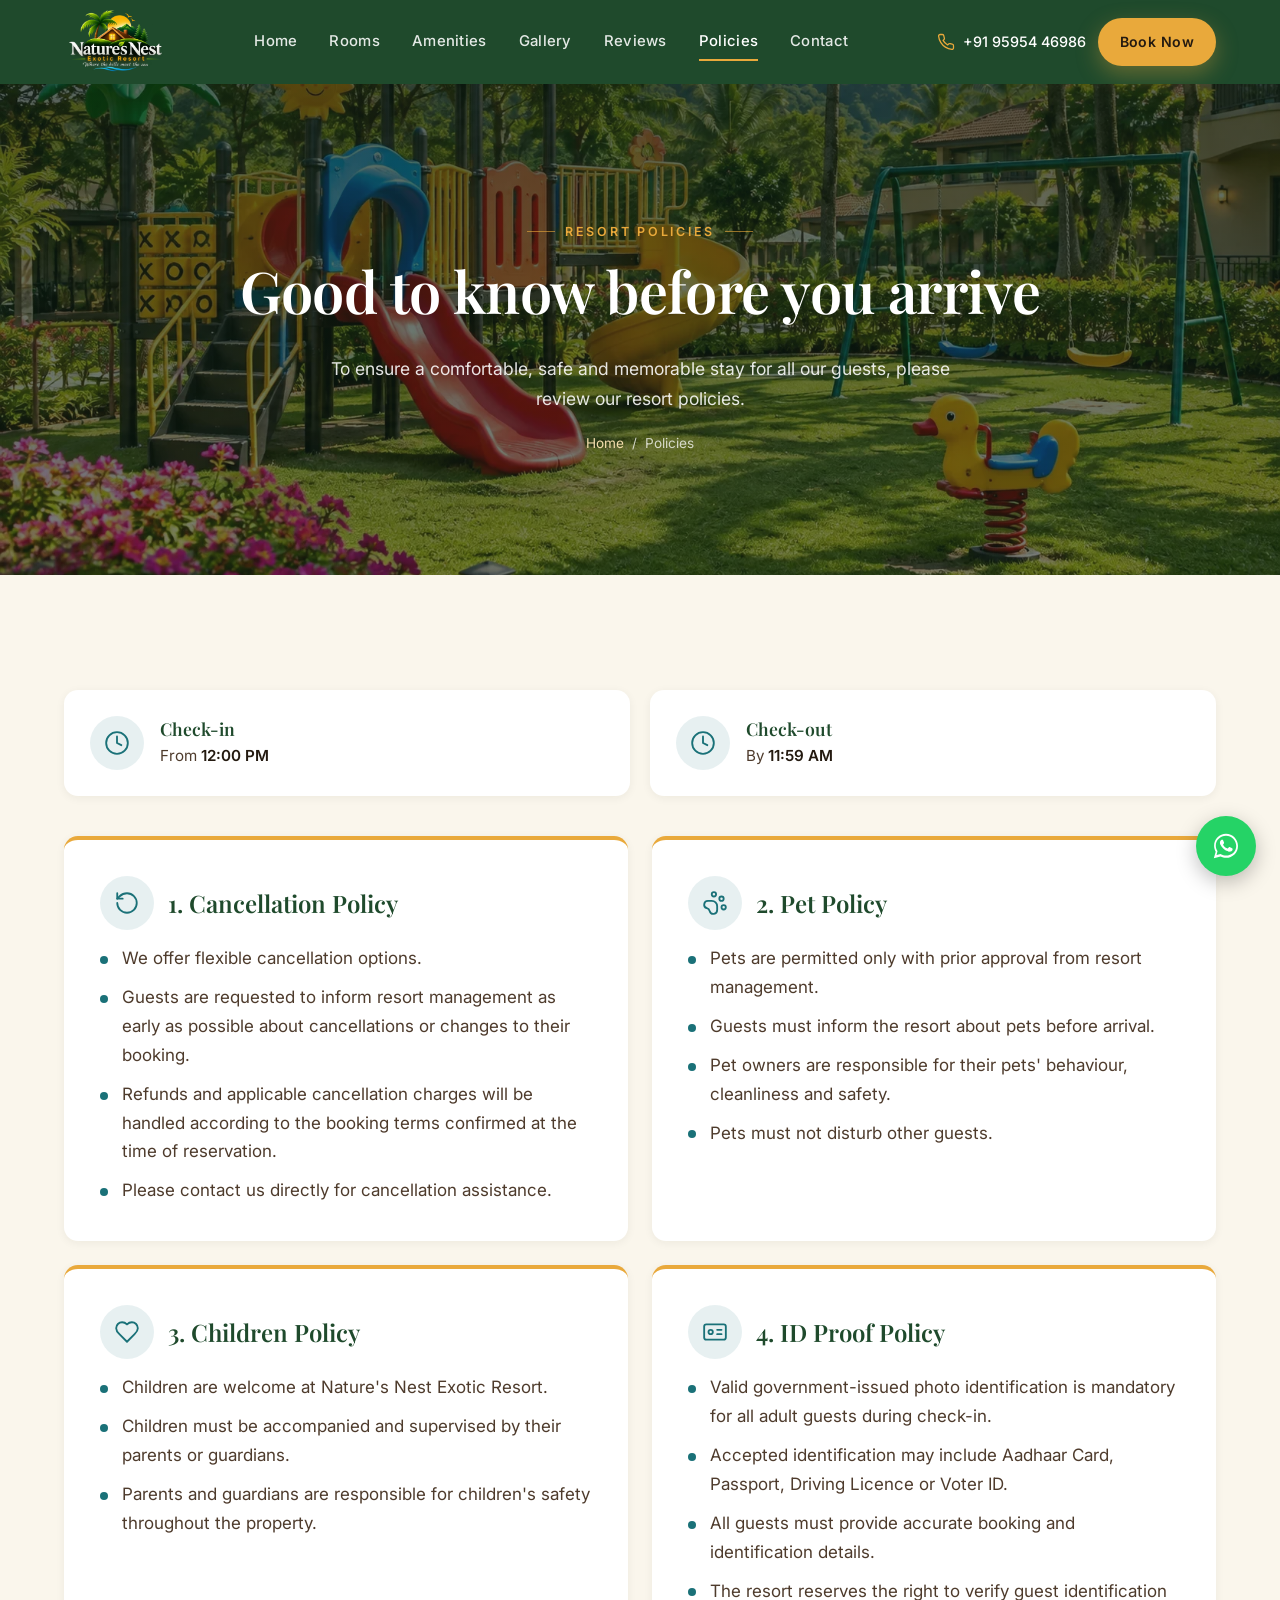
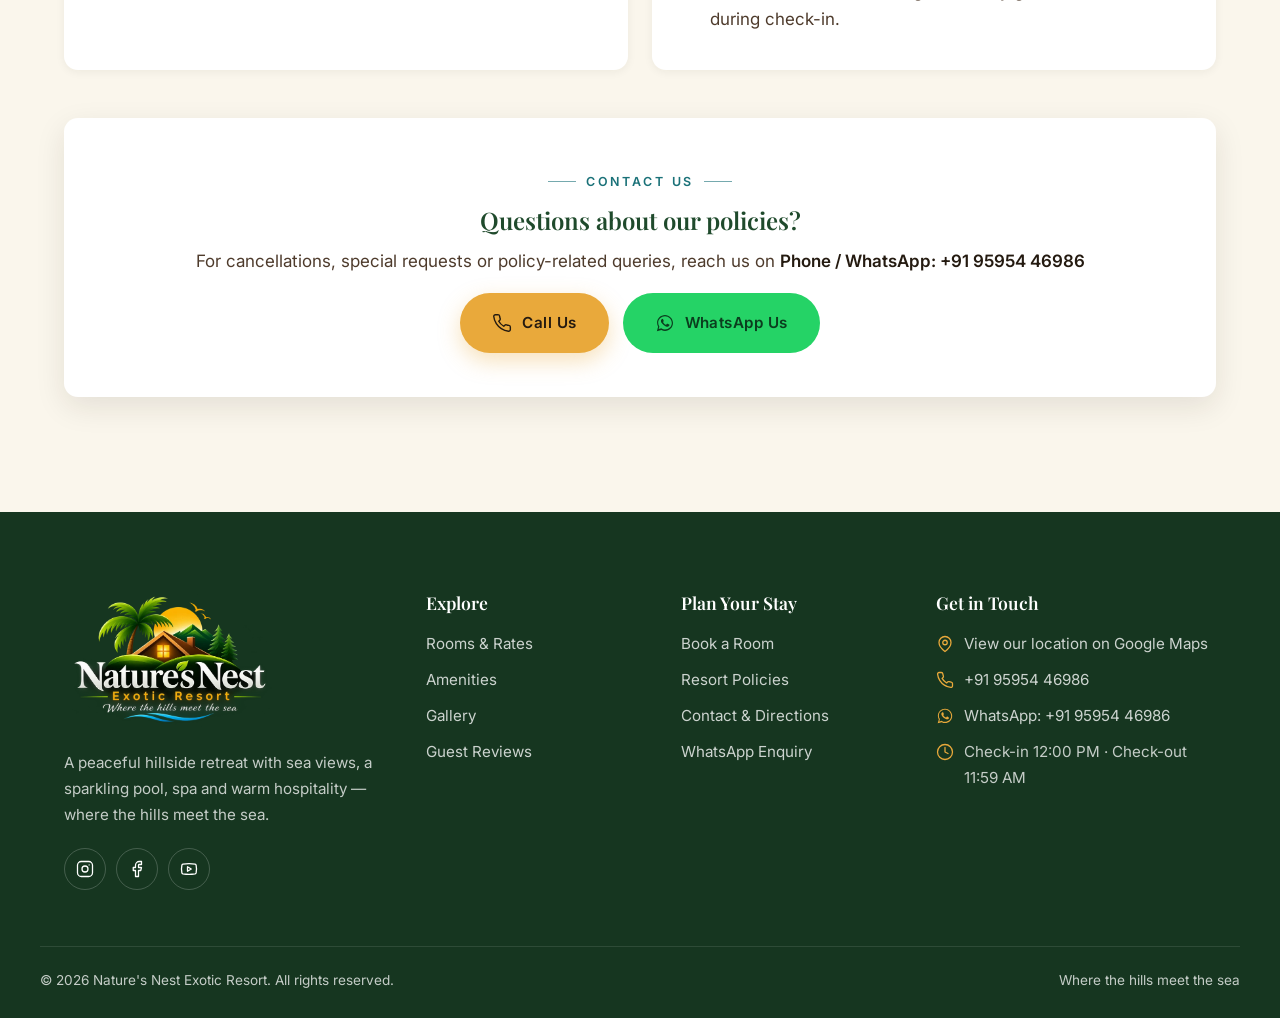
<file: policies.html>
<!DOCTYPE html>
<html lang="en">
<head>
  <meta charset="UTF-8">
  <meta name="viewport" content="width=device-width, initial-scale=1">
  <title>Resort Policies | Nature&#x27;s Nest Exotic Resort</title>
  <meta name="description" content="Cancellation, pet, children and ID proof policies at Nature&#x27;s Nest Exotic Resort. Check-in 12:00 PM, check-out 11:59 AM.">
  <link rel="canonical" href="https://nnexotic.i-gpt.in/policies.html">
  <meta name="theme-color" content="#1F4A2C">

  <!-- Social sharing -->
  <meta property="og:type" content="website">
  <meta property="og:site_name" content="Nature&#x27;s Nest Exotic Resort">
  <meta property="og:title" content="Resort Policies | Nature&#x27;s Nest Exotic Resort">
  <meta property="og:description" content="Cancellation, pet, children and ID proof policies at Nature&#x27;s Nest Exotic Resort. Check-in 12:00 PM, check-out 11:59 AM.">
  <meta property="og:url" content="https://nnexotic.i-gpt.in/policies.html">
  <meta property="og:image" content="https://nnexotic.i-gpt.in/images/og-image.jpg">
  <meta name="twitter:card" content="summary_large_image">

  <link rel="icon" type="image/png" href="favicon.png">
  <link rel="apple-touch-icon" href="apple-touch-icon.png">

  <!-- Fonts: Playfair Display (headings) + Inter (body) -->
  <link rel="preconnect" href="https://fonts.googleapis.com">
  <link rel="preconnect" href="https://fonts.gstatic.com" crossorigin>
  <link href="https://fonts.googleapis.com/css2?family=Inter:wght@400;500;600&family=Playfair+Display:ital,wght@0,500;0,600;0,700;1,400;1,500&display=swap" rel="stylesheet">
  <link rel="stylesheet" href="css/style.css">
</head>
<body>
<a class="skip-link" href="#main">Skip to content</a>

<!-- ============ HEADER ============ -->
<header class="site-header">
  <div class="container header-inner">
    <a class="brand" href="index.html" aria-label="Nature&#x27;s Nest Exotic Resort – home">
      <img src="images/logo-light.webp" alt="Nature&#x27;s Nest Exotic Resort logo" width="640" height="429">
    </a>
    <nav class="main-nav" id="main-nav" aria-label="Main">
      <ul>
        <li><a href="index.html">Home</a></li>
        <li><a href="rooms.html">Rooms</a></li>
        <li><a href="amenities.html">Amenities</a></li>
        <li><a href="gallery.html">Gallery</a></li>
        <li><a href="reviews.html">Reviews</a></li>
        <li><a href="policies.html" aria-current="page">Policies</a></li>
        <li><a href="contact.html">Contact</a></li>
      </ul>
      <div class="nav-mobile-extra">
        <a class="btn btn-gold btn-block" href="rooms.html#book">Book Now</a>
        <a class="btn btn-whatsapp btn-block" href="https://wa.me/919595446986?text=Hi%2C%20I%20would%20like%20to%20book%20a%20room%20at%20Nature%27s%20Nest%20Exotic%20Resort" target="_blank" rel="noopener"><svg viewBox="0 0 32 32" width="20" height="20" fill="currentColor" aria-hidden="true"><path d="M16 3C9 3 3.3 8.7 3.3 15.7c0 2.2.6 4.4 1.7 6.3L3 29l7.2-1.9c1.8 1 3.9 1.5 5.9 1.5 7 0 12.7-5.7 12.7-12.7S23 3 16 3zm0 23.2c-1.9 0-3.8-.5-5.4-1.5l-.4-.2-4.3 1.1 1.1-4.2-.3-.4c-1.1-1.7-1.6-3.6-1.6-5.6C5.1 9.9 10 5.1 16 5.1S26.9 9.9 26.9 16 22 26.2 16 26.2zm6-8.1c-.3-.2-1.9-.9-2.2-1-.3-.1-.5-.2-.7.2-.2.3-.8 1-1 1.2-.2.2-.4.2-.7.1-.3-.2-1.4-.5-2.6-1.6-1-.9-1.6-1.9-1.8-2.2-.2-.3 0-.5.1-.7l.5-.6c.2-.2.2-.4.3-.6.1-.2.1-.4 0-.6l-1-2.4c-.3-.6-.5-.5-.7-.5h-.6c-.2 0-.6.1-.9.4-.3.3-1.2 1.1-1.2 2.8s1.2 3.2 1.4 3.4c.2.2 2.4 3.6 5.7 5.1.8.3 1.4.5 1.9.7.8.3 1.5.2 2.1.1.6-.1 1.9-.8 2.2-1.5.3-.7.3-1.4.2-1.5-.1-.2-.3-.3-.6-.4z"/></svg> WhatsApp Us</a>
        <a class="btn btn-outline-light btn-block" href="tel:+919595446986"><svg viewBox="0 0 24 24" fill="none" stroke="currentColor" stroke-width="1.7" stroke-linecap="round" stroke-linejoin="round" aria-hidden="true"><path d="M22 16.92v3a2 2 0 0 1-2.18 2 19.79 19.79 0 0 1-8.63-3.07 19.5 19.5 0 0 1-6-6 19.79 19.79 0 0 1-3.07-8.67A2 2 0 0 1 4.11 2h3a2 2 0 0 1 2 1.72c.13.96.36 1.9.7 2.81a2 2 0 0 1-.45 2.11L8.09 9.91a16 16 0 0 0 6 6l1.27-1.27a2 2 0 0 1 2.11-.45c.91.34 1.85.57 2.81.7A2 2 0 0 1 22 16.92z"/></svg> +91 95954 46986</a>
      </div>
    </nav>
    <div class="header-cta">
      <a class="header-phone" href="tel:+919595446986"><svg viewBox="0 0 24 24" fill="none" stroke="currentColor" stroke-width="1.7" stroke-linecap="round" stroke-linejoin="round" aria-hidden="true"><path d="M22 16.92v3a2 2 0 0 1-2.18 2 19.79 19.79 0 0 1-8.63-3.07 19.5 19.5 0 0 1-6-6 19.79 19.79 0 0 1-3.07-8.67A2 2 0 0 1 4.11 2h3a2 2 0 0 1 2 1.72c.13.96.36 1.9.7 2.81a2 2 0 0 1-.45 2.11L8.09 9.91a16 16 0 0 0 6 6l1.27-1.27a2 2 0 0 1 2.11-.45c.91.34 1.85.57 2.81.7A2 2 0 0 1 22 16.92z"/></svg> +91 95954 46986</a>
      <a class="btn btn-gold btn-sm" href="rooms.html#book">Book Now</a>
      <button class="nav-toggle" aria-controls="main-nav" aria-expanded="false" aria-label="Open menu"><span></span></button>
    </div>
  </div>
</header>

<main id="main">

<section class="page-banner">
  <img src="images/thumbs/kids-play-area.webp" srcset="images/thumbs/kids-play-area.webp 800w, images/kids-play-area.webp 1672w" sizes="100vw" width="800" height="450" alt="Colourful outdoor kids&#x27; play area with slides and swings on green lawns" fetchpriority="high">
  <div class="container">
    <span class="eyebrow">Resort Policies</span>
    <h1>Good to know before you arrive</h1>
    <p>To ensure a comfortable, safe and memorable stay for all our guests, please review our resort policies.</p>
    <div class="breadcrumb"><a href="index.html">Home</a> &nbsp;/&nbsp; Policies</div>
  </div>
</section>


<section class="section">
  <div class="container">
    <div class="timing-strip">
      <div class="info-card reveal"><span class="icon-circle"><svg viewBox="0 0 24 24" fill="none" stroke="currentColor" stroke-width="1.7" stroke-linecap="round" stroke-linejoin="round" aria-hidden="true"><circle cx="12" cy="12" r="10"/><path d="M12 6v6l4 2"/></svg></span><div><h4>Check-in</h4><p>From <strong>12:00 PM</strong></p></div></div>
      <div class="info-card reveal reveal-delay-1"><span class="icon-circle"><svg viewBox="0 0 24 24" fill="none" stroke="currentColor" stroke-width="1.7" stroke-linecap="round" stroke-linejoin="round" aria-hidden="true"><circle cx="12" cy="12" r="10"/><path d="M12 6v6l4 2"/></svg></span><div><h4>Check-out</h4><p>By <strong>11:59 AM</strong></p></div></div>
    </div>
    <div class="policy-grid">
      <article class="policy-card reveal">
        <div class="policy-card-head"><span class="icon-circle"><svg viewBox="0 0 24 24" fill="none" stroke="currentColor" stroke-width="1.7" stroke-linecap="round" stroke-linejoin="round" aria-hidden="true"><path d="M3 12a9 9 0 1 0 9-9 9.75 9.75 0 0 0-6.74 2.74L3 8"/><path d="M3 3v5h5"/></svg></span><h3>1. Cancellation Policy</h3></div>
        <ul><li>We offer flexible cancellation options.</li><li>Guests are requested to inform resort management as early as possible about cancellations or changes to their booking.</li><li>Refunds and applicable cancellation charges will be handled according to the booking terms confirmed at the time of reservation.</li><li>Please contact us directly for cancellation assistance.</li></ul>
      </article>
      <article class="policy-card reveal">
        <div class="policy-card-head"><span class="icon-circle"><svg viewBox="0 0 24 24" fill="none" stroke="currentColor" stroke-width="1.7" stroke-linecap="round" stroke-linejoin="round" aria-hidden="true"><circle cx="11" cy="4" r="2"/><circle cx="18" cy="8" r="2"/><circle cx="20" cy="16" r="2"/><path d="M9 10a5 5 0 0 1 5 5v3.5a3.5 3.5 0 0 1-6.84 1.045Q6.52 17.48 4.46 16.84A3.5 3.5 0 0 1 5.5 10Z"/></svg></span><h3>2. Pet Policy</h3></div>
        <ul><li>Pets are permitted only with prior approval from resort management.</li><li>Guests must inform the resort about pets before arrival.</li><li>Pet owners are responsible for their pets&#x27; behaviour, cleanliness and safety.</li><li>Pets must not disturb other guests.</li></ul>
      </article>
      <article class="policy-card reveal">
        <div class="policy-card-head"><span class="icon-circle"><svg viewBox="0 0 24 24" fill="none" stroke="currentColor" stroke-width="1.7" stroke-linecap="round" stroke-linejoin="round" aria-hidden="true"><path d="M19 14c1.49-1.46 3-3.21 3-5.5A5.5 5.5 0 0 0 16.5 3c-1.76 0-3 .5-4.5 2-1.5-1.5-2.74-2-4.5-2A5.5 5.5 0 0 0 2 8.5c0 2.3 1.5 4.05 3 5.5l7 7Z"/></svg></span><h3>3. Children Policy</h3></div>
        <ul><li>Children are welcome at Nature&#x27;s Nest Exotic Resort.</li><li>Children must be accompanied and supervised by their parents or guardians.</li><li>Parents and guardians are responsible for children&#x27;s safety throughout the property.</li></ul>
      </article>
      <article class="policy-card reveal">
        <div class="policy-card-head"><span class="icon-circle"><svg viewBox="0 0 24 24" fill="none" stroke="currentColor" stroke-width="1.7" stroke-linecap="round" stroke-linejoin="round" aria-hidden="true"><rect x="2" y="5" width="20" height="14" rx="2"/><circle cx="8" cy="12" r="2"/><path d="M14 10h4M14 14h4"/></svg></span><h3>4. ID Proof Policy</h3></div>
        <ul><li>Valid government-issued photo identification is mandatory for all adult guests during check-in.</li><li>Accepted identification may include Aadhaar Card, Passport, Driving Licence or Voter ID.</li><li>All guests must provide accurate booking and identification details.</li><li>The resort reserves the right to verify guest identification during check-in.</li></ul>
      </article>
    </div>
    <div class="form-card text-center mt-lg reveal">
      <span class="eyebrow">Contact us</span>
      <h3>Questions about our policies?</h3>
      <p>For cancellations, special requests or policy-related queries, reach us on <strong>Phone / WhatsApp: +91 95954 46986</strong></p>
      <div class="btn-row" style="justify-content:center">
        <a class="btn btn-gold" href="tel:+919595446986"><svg viewBox="0 0 24 24" fill="none" stroke="currentColor" stroke-width="1.7" stroke-linecap="round" stroke-linejoin="round" aria-hidden="true"><path d="M22 16.92v3a2 2 0 0 1-2.18 2 19.79 19.79 0 0 1-8.63-3.07 19.5 19.5 0 0 1-6-6 19.79 19.79 0 0 1-3.07-8.67A2 2 0 0 1 4.11 2h3a2 2 0 0 1 2 1.72c.13.96.36 1.9.7 2.81a2 2 0 0 1-.45 2.11L8.09 9.91a16 16 0 0 0 6 6l1.27-1.27a2 2 0 0 1 2.11-.45c.91.34 1.85.57 2.81.7A2 2 0 0 1 22 16.92z"/></svg> Call Us</a>
        <a class="btn btn-whatsapp" href="https://wa.me/919595446986?text=Hi%2C%20I%20have%20a%20question%20about%20your%20resort%20policies" target="_blank" rel="noopener"><svg viewBox="0 0 32 32" width="20" height="20" fill="currentColor" aria-hidden="true"><path d="M16 3C9 3 3.3 8.7 3.3 15.7c0 2.2.6 4.4 1.7 6.3L3 29l7.2-1.9c1.8 1 3.9 1.5 5.9 1.5 7 0 12.7-5.7 12.7-12.7S23 3 16 3zm0 23.2c-1.9 0-3.8-.5-5.4-1.5l-.4-.2-4.3 1.1 1.1-4.2-.3-.4c-1.1-1.7-1.6-3.6-1.6-5.6C5.1 9.9 10 5.1 16 5.1S26.9 9.9 26.9 16 22 26.2 16 26.2zm6-8.1c-.3-.2-1.9-.9-2.2-1-.3-.1-.5-.2-.7.2-.2.3-.8 1-1 1.2-.2.2-.4.2-.7.1-.3-.2-1.4-.5-2.6-1.6-1-.9-1.6-1.9-1.8-2.2-.2-.3 0-.5.1-.7l.5-.6c.2-.2.2-.4.3-.6.1-.2.1-.4 0-.6l-1-2.4c-.3-.6-.5-.5-.7-.5h-.6c-.2 0-.6.1-.9.4-.3.3-1.2 1.1-1.2 2.8s1.2 3.2 1.4 3.4c.2.2 2.4 3.6 5.7 5.1.8.3 1.4.5 1.9.7.8.3 1.5.2 2.1.1.6-.1 1.9-.8 2.2-1.5.3-.7.3-1.4.2-1.5-.1-.2-.3-.3-.6-.4z"/></svg> WhatsApp Us</a>
      </div>
    </div>
  </div>
</section>
</main>

<!-- ============ FOOTER ============ -->
<footer class="site-footer">
  <div class="container footer-grid">
    <div>
      <img class="footer-logo" src="images/logo-light.webp" alt="Nature&#x27;s Nest Exotic Resort logo" width="640" height="429" loading="lazy">
      <p>A peaceful hillside retreat with sea views, a sparkling pool, spa and warm hospitality — where the hills meet the sea.</p>
      <div class="socials">
        <a href="https://instagram.com/" target="_blank" rel="noopener" aria-label="Instagram"><svg viewBox="0 0 24 24" fill="none" stroke="currentColor" stroke-width="1.7" stroke-linecap="round" stroke-linejoin="round" aria-hidden="true"><rect x="2" y="2" width="20" height="20" rx="5"/><circle cx="12" cy="12" r="4"/><path d="M17.5 6.5h.01"/></svg></a>
        <a href="https://facebook.com/" target="_blank" rel="noopener" aria-label="Facebook"><svg viewBox="0 0 24 24" fill="none" stroke="currentColor" stroke-width="1.7" stroke-linecap="round" stroke-linejoin="round" aria-hidden="true"><path d="M18 2h-3a5 5 0 0 0-5 5v3H7v4h3v8h4v-8h3l1-4h-4V7a1 1 0 0 1 1-1h3z"/></svg></a>
        <a href="https://youtube.com/" target="_blank" rel="noopener" aria-label="YouTube"><svg viewBox="0 0 24 24" fill="none" stroke="currentColor" stroke-width="1.7" stroke-linecap="round" stroke-linejoin="round" aria-hidden="true"><path d="M2.5 17a24.12 24.12 0 0 1 0-10 2 2 0 0 1 1.4-1.4 49.56 49.56 0 0 1 16.2 0A2 2 0 0 1 21.5 7a24.12 24.12 0 0 1 0 10 2 2 0 0 1-1.4 1.4 49.55 49.55 0 0 1-16.2 0A2 2 0 0 1 2.5 17"/><path d="m10 15 5-3-5-3z"/></svg></a>
      </div>
    </div>
    <div>
      <h4>Explore</h4>
      <ul>
        <li><a href="rooms.html">Rooms &amp; Rates</a></li>
        <li><a href="amenities.html">Amenities</a></li>
        <li><a href="gallery.html">Gallery</a></li>
        <li><a href="reviews.html">Guest Reviews</a></li>
      </ul>
    </div>
    <div>
      <h4>Plan Your Stay</h4>
      <ul>
        <li><a href="rooms.html#book">Book a Room</a></li>
        <li><a href="policies.html">Resort Policies</a></li>
        <li><a href="contact.html">Contact &amp; Directions</a></li>
        <li><a href="https://wa.me/919595446986?text=Hi%2C%20I%20would%20like%20to%20book%20a%20room%20at%20Nature%27s%20Nest%20Exotic%20Resort" target="_blank" rel="noopener">WhatsApp Enquiry</a></li>
      </ul>
    </div>
    <div>
      <h4>Get in Touch</h4>
      <ul class="footer-contact">
        <li><svg viewBox="0 0 24 24" fill="none" stroke="currentColor" stroke-width="1.7" stroke-linecap="round" stroke-linejoin="round" aria-hidden="true"><path d="M20 10c0 6-8 12-8 12s-8-6-8-12a8 8 0 0 1 16 0Z"/><circle cx="12" cy="10" r="3"/></svg><a href="https://maps.app.goo.gl/ccsxvBCbRjDZF1vZ7" target="_blank" rel="noopener">View our location on Google Maps</a></li>
        <li><svg viewBox="0 0 24 24" fill="none" stroke="currentColor" stroke-width="1.7" stroke-linecap="round" stroke-linejoin="round" aria-hidden="true"><path d="M22 16.92v3a2 2 0 0 1-2.18 2 19.79 19.79 0 0 1-8.63-3.07 19.5 19.5 0 0 1-6-6 19.79 19.79 0 0 1-3.07-8.67A2 2 0 0 1 4.11 2h3a2 2 0 0 1 2 1.72c.13.96.36 1.9.7 2.81a2 2 0 0 1-.45 2.11L8.09 9.91a16 16 0 0 0 6 6l1.27-1.27a2 2 0 0 1 2.11-.45c.91.34 1.85.57 2.81.7A2 2 0 0 1 22 16.92z"/></svg><a href="tel:+919595446986">+91 95954 46986</a></li>
        <li><svg viewBox="0 0 32 32" width="18" height="18" fill="currentColor" aria-hidden="true"><path d="M16 3C9 3 3.3 8.7 3.3 15.7c0 2.2.6 4.4 1.7 6.3L3 29l7.2-1.9c1.8 1 3.9 1.5 5.9 1.5 7 0 12.7-5.7 12.7-12.7S23 3 16 3zm0 23.2c-1.9 0-3.8-.5-5.4-1.5l-.4-.2-4.3 1.1 1.1-4.2-.3-.4c-1.1-1.7-1.6-3.6-1.6-5.6C5.1 9.9 10 5.1 16 5.1S26.9 9.9 26.9 16 22 26.2 16 26.2zm6-8.1c-.3-.2-1.9-.9-2.2-1-.3-.1-.5-.2-.7.2-.2.3-.8 1-1 1.2-.2.2-.4.2-.7.1-.3-.2-1.4-.5-2.6-1.6-1-.9-1.6-1.9-1.8-2.2-.2-.3 0-.5.1-.7l.5-.6c.2-.2.2-.4.3-.6.1-.2.1-.4 0-.6l-1-2.4c-.3-.6-.5-.5-.7-.5h-.6c-.2 0-.6.1-.9.4-.3.3-1.2 1.1-1.2 2.8s1.2 3.2 1.4 3.4c.2.2 2.4 3.6 5.7 5.1.8.3 1.4.5 1.9.7.8.3 1.5.2 2.1.1.6-.1 1.9-.8 2.2-1.5.3-.7.3-1.4.2-1.5-.1-.2-.3-.3-.6-.4z"/></svg><a href="https://wa.me/919595446986?text=Hi%2C%20I%20would%20like%20to%20book%20a%20room%20at%20Nature%27s%20Nest%20Exotic%20Resort" target="_blank" rel="noopener">WhatsApp: +91 95954 46986</a></li>
        <li><svg viewBox="0 0 24 24" fill="none" stroke="currentColor" stroke-width="1.7" stroke-linecap="round" stroke-linejoin="round" aria-hidden="true"><circle cx="12" cy="12" r="10"/><path d="M12 6v6l4 2"/></svg><span>Check-in 12:00 PM · Check-out 11:59 AM</span></li>
      </ul>
    </div>
  </div>
  <div class="container footer-bottom">
    <span>&copy; <span data-year>2026</span> Nature&#x27;s Nest Exotic Resort. All rights reserved.</span>
    <span>Where the hills meet the sea</span>
  </div>
</footer>

<!-- ============ WHATSAPP FLOATING BUTTON ============ -->
<a href="https://wa.me/919595446986?text=Hi%2C%20I%20would%20like%20to%20book%20a%20room%20at%20Nature%27s%20Nest%20Exotic%20Resort" class="whatsapp-float" target="_blank" rel="noopener" aria-label="Chat on WhatsApp">
  <span class="wa-label">Chat with us</span>
  <svg viewBox="0 0 32 32" width="30" height="30" fill="#fff" aria-hidden="true"><path d="M16 3C9 3 3.3 8.7 3.3 15.7c0 2.2.6 4.4 1.7 6.3L3 29l7.2-1.9c1.8 1 3.9 1.5 5.9 1.5 7 0 12.7-5.7 12.7-12.7S23 3 16 3zm0 23.2c-1.9 0-3.8-.5-5.4-1.5l-.4-.2-4.3 1.1 1.1-4.2-.3-.4c-1.1-1.7-1.6-3.6-1.6-5.6C5.1 9.9 10 5.1 16 5.1S26.9 9.9 26.9 16 22 26.2 16 26.2zm6-8.1c-.3-.2-1.9-.9-2.2-1-.3-.1-.5-.2-.7.2-.2.3-.8 1-1 1.2-.2.2-.4.2-.7.1-.3-.2-1.4-.5-2.6-1.6-1-.9-1.6-1.9-1.8-2.2-.2-.3 0-.5.1-.7l.5-.6c.2-.2.2-.4.3-.6.1-.2.1-.4 0-.6l-1-2.4c-.3-.6-.5-.5-.7-.5h-.6c-.2 0-.6.1-.9.4-.3.3-1.2 1.1-1.2 2.8s1.2 3.2 1.4 3.4c.2.2 2.4 3.6 5.7 5.1.8.3 1.4.5 1.9.7.8.3 1.5.2 2.1.1.6-.1 1.9-.8 2.2-1.5.3-.7.3-1.4.2-1.5-.1-.2-.3-.3-.6-.4z"/></svg>
</a>

<script src="js/main.js" defer></script>
</body>
</html>
</file>
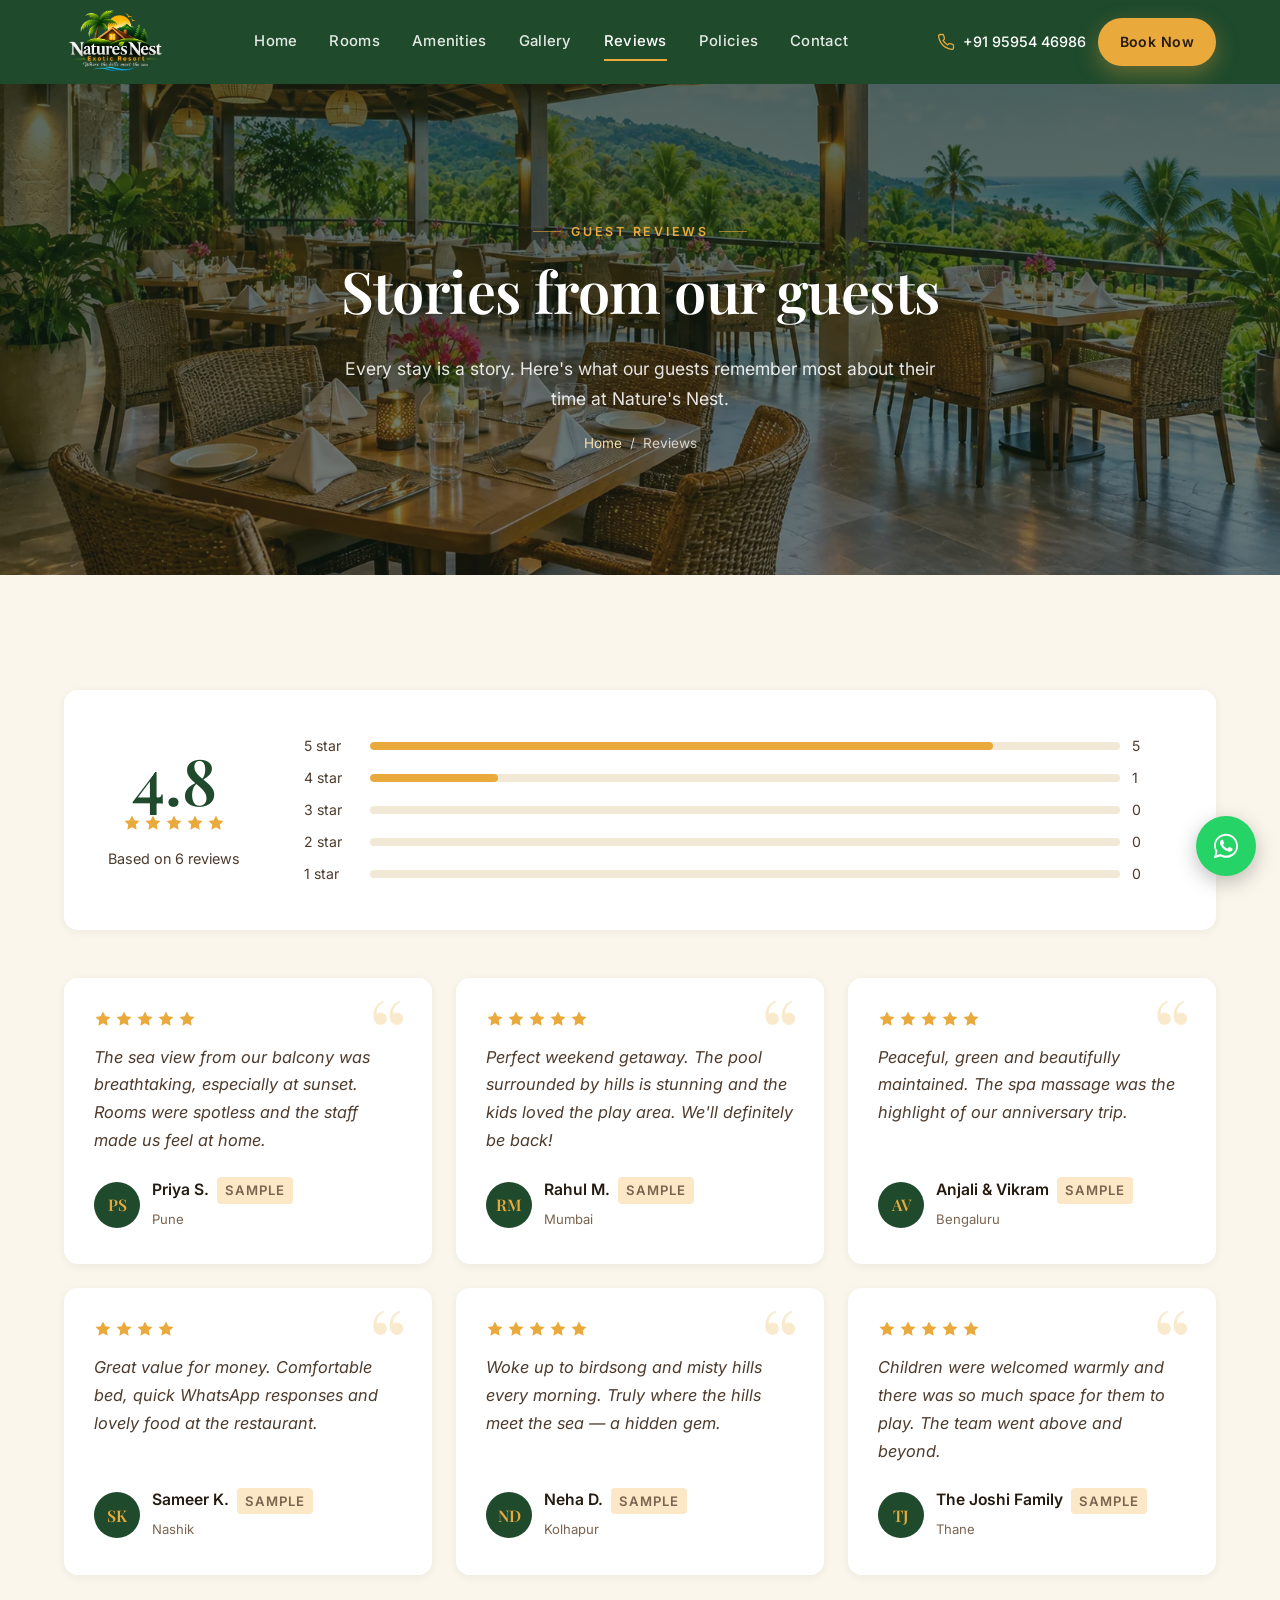
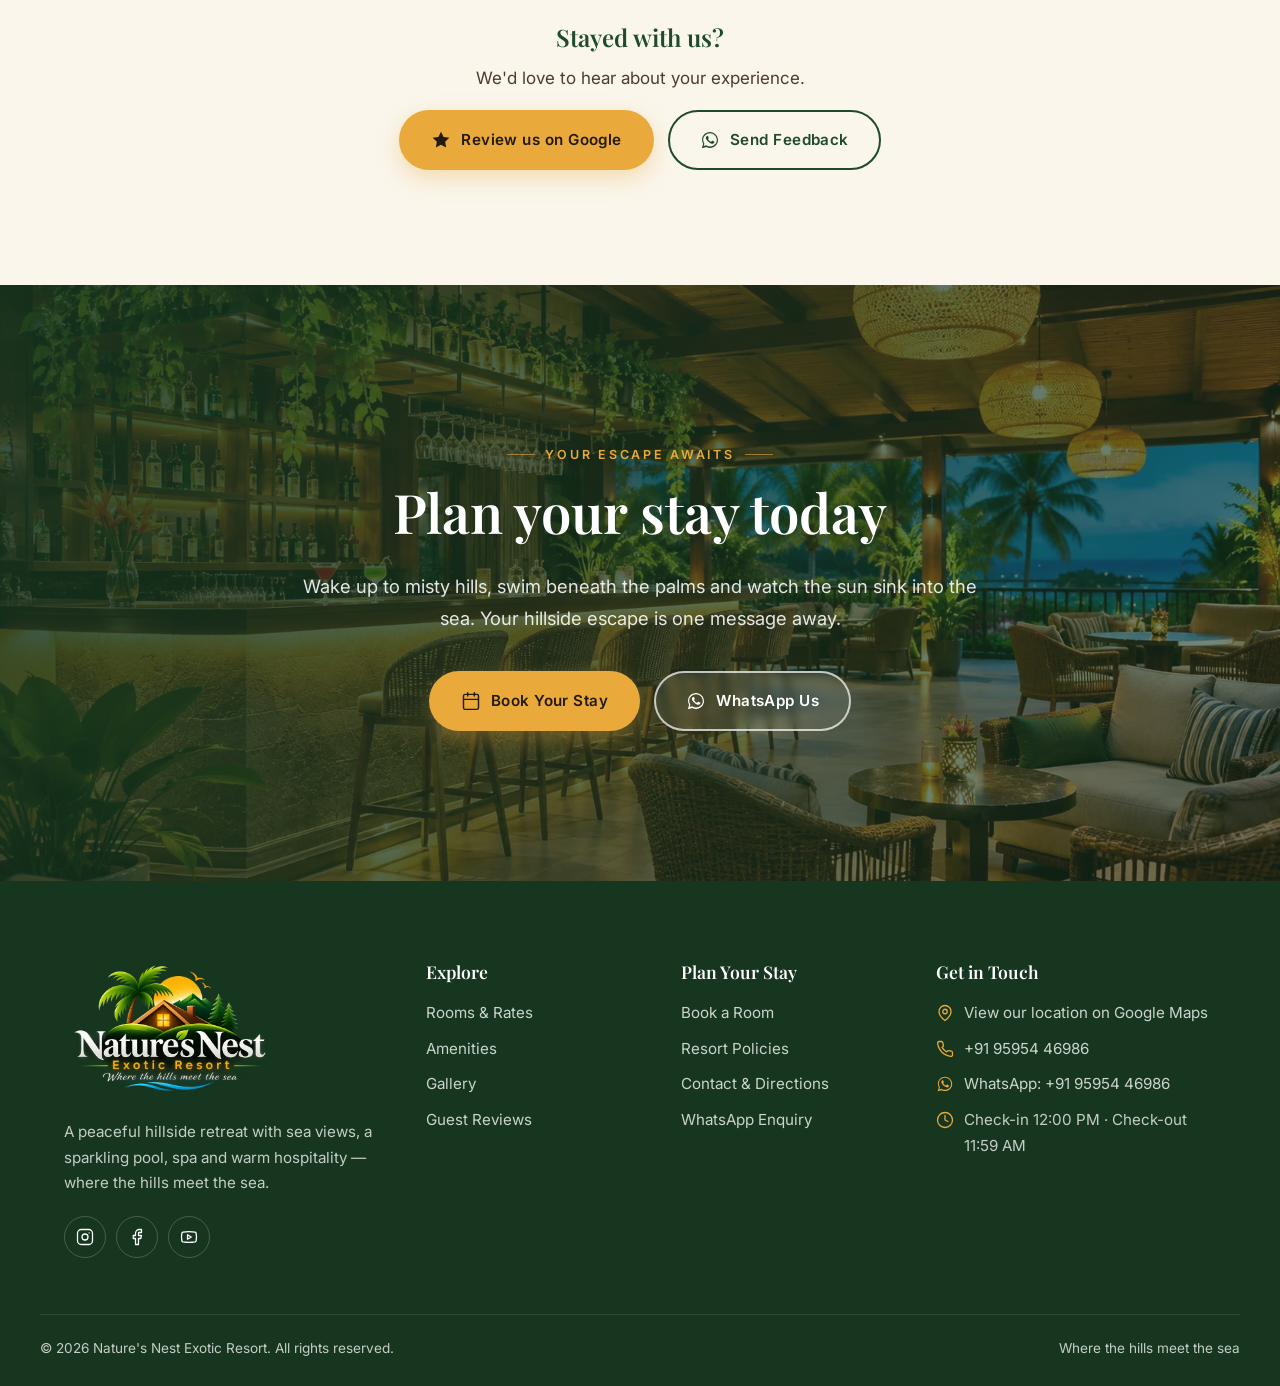
<file: reviews.html>
<!DOCTYPE html>
<html lang="en">
<head>
  <meta charset="UTF-8">
  <meta name="viewport" content="width=device-width, initial-scale=1">
  <title>Guest Reviews | Nature&#x27;s Nest Exotic Resort</title>
  <meta name="description" content="Read what guests say about their stay at Nature&#x27;s Nest Exotic Resort — sea-view rooms, scenic pool, spa and warm hospitality.">
  <link rel="canonical" href="https://nnexotic.i-gpt.in/reviews.html">
  <meta name="theme-color" content="#1F4A2C">

  <!-- Social sharing -->
  <meta property="og:type" content="website">
  <meta property="og:site_name" content="Nature&#x27;s Nest Exotic Resort">
  <meta property="og:title" content="Guest Reviews | Nature&#x27;s Nest Exotic Resort">
  <meta property="og:description" content="Read what guests say about their stay at Nature&#x27;s Nest Exotic Resort — sea-view rooms, scenic pool, spa and warm hospitality.">
  <meta property="og:url" content="https://nnexotic.i-gpt.in/reviews.html">
  <meta property="og:image" content="https://nnexotic.i-gpt.in/images/og-image.jpg">
  <meta name="twitter:card" content="summary_large_image">

  <link rel="icon" type="image/png" href="favicon.png">
  <link rel="apple-touch-icon" href="apple-touch-icon.png">

  <!-- Fonts: Playfair Display (headings) + Inter (body) -->
  <link rel="preconnect" href="https://fonts.googleapis.com">
  <link rel="preconnect" href="https://fonts.gstatic.com" crossorigin>
  <link href="https://fonts.googleapis.com/css2?family=Inter:wght@400;500;600&family=Playfair+Display:ital,wght@0,500;0,600;0,700;1,400;1,500&display=swap" rel="stylesheet">
  <link rel="stylesheet" href="css/style.css">
</head>
<body>
<a class="skip-link" href="#main">Skip to content</a>

<!-- ============ HEADER ============ -->
<header class="site-header">
  <div class="container header-inner">
    <a class="brand" href="index.html" aria-label="Nature&#x27;s Nest Exotic Resort – home">
      <img src="images/logo-light.webp" alt="Nature&#x27;s Nest Exotic Resort logo" width="640" height="429">
    </a>
    <nav class="main-nav" id="main-nav" aria-label="Main">
      <ul>
        <li><a href="index.html">Home</a></li>
        <li><a href="rooms.html">Rooms</a></li>
        <li><a href="amenities.html">Amenities</a></li>
        <li><a href="gallery.html">Gallery</a></li>
        <li><a href="reviews.html" aria-current="page">Reviews</a></li>
        <li><a href="policies.html">Policies</a></li>
        <li><a href="contact.html">Contact</a></li>
      </ul>
      <div class="nav-mobile-extra">
        <a class="btn btn-gold btn-block" href="rooms.html#book">Book Now</a>
        <a class="btn btn-whatsapp btn-block" href="https://wa.me/919595446986?text=Hi%2C%20I%20would%20like%20to%20book%20a%20room%20at%20Nature%27s%20Nest%20Exotic%20Resort" target="_blank" rel="noopener"><svg viewBox="0 0 32 32" width="20" height="20" fill="currentColor" aria-hidden="true"><path d="M16 3C9 3 3.3 8.7 3.3 15.7c0 2.2.6 4.4 1.7 6.3L3 29l7.2-1.9c1.8 1 3.9 1.5 5.9 1.5 7 0 12.7-5.7 12.7-12.7S23 3 16 3zm0 23.2c-1.9 0-3.8-.5-5.4-1.5l-.4-.2-4.3 1.1 1.1-4.2-.3-.4c-1.1-1.7-1.6-3.6-1.6-5.6C5.1 9.9 10 5.1 16 5.1S26.9 9.9 26.9 16 22 26.2 16 26.2zm6-8.1c-.3-.2-1.9-.9-2.2-1-.3-.1-.5-.2-.7.2-.2.3-.8 1-1 1.2-.2.2-.4.2-.7.1-.3-.2-1.4-.5-2.6-1.6-1-.9-1.6-1.9-1.8-2.2-.2-.3 0-.5.1-.7l.5-.6c.2-.2.2-.4.3-.6.1-.2.1-.4 0-.6l-1-2.4c-.3-.6-.5-.5-.7-.5h-.6c-.2 0-.6.1-.9.4-.3.3-1.2 1.1-1.2 2.8s1.2 3.2 1.4 3.4c.2.2 2.4 3.6 5.7 5.1.8.3 1.4.5 1.9.7.8.3 1.5.2 2.1.1.6-.1 1.9-.8 2.2-1.5.3-.7.3-1.4.2-1.5-.1-.2-.3-.3-.6-.4z"/></svg> WhatsApp Us</a>
        <a class="btn btn-outline-light btn-block" href="tel:+919595446986"><svg viewBox="0 0 24 24" fill="none" stroke="currentColor" stroke-width="1.7" stroke-linecap="round" stroke-linejoin="round" aria-hidden="true"><path d="M22 16.92v3a2 2 0 0 1-2.18 2 19.79 19.79 0 0 1-8.63-3.07 19.5 19.5 0 0 1-6-6 19.79 19.79 0 0 1-3.07-8.67A2 2 0 0 1 4.11 2h3a2 2 0 0 1 2 1.72c.13.96.36 1.9.7 2.81a2 2 0 0 1-.45 2.11L8.09 9.91a16 16 0 0 0 6 6l1.27-1.27a2 2 0 0 1 2.11-.45c.91.34 1.85.57 2.81.7A2 2 0 0 1 22 16.92z"/></svg> +91 95954 46986</a>
      </div>
    </nav>
    <div class="header-cta">
      <a class="header-phone" href="tel:+919595446986"><svg viewBox="0 0 24 24" fill="none" stroke="currentColor" stroke-width="1.7" stroke-linecap="round" stroke-linejoin="round" aria-hidden="true"><path d="M22 16.92v3a2 2 0 0 1-2.18 2 19.79 19.79 0 0 1-8.63-3.07 19.5 19.5 0 0 1-6-6 19.79 19.79 0 0 1-3.07-8.67A2 2 0 0 1 4.11 2h3a2 2 0 0 1 2 1.72c.13.96.36 1.9.7 2.81a2 2 0 0 1-.45 2.11L8.09 9.91a16 16 0 0 0 6 6l1.27-1.27a2 2 0 0 1 2.11-.45c.91.34 1.85.57 2.81.7A2 2 0 0 1 22 16.92z"/></svg> +91 95954 46986</a>
      <a class="btn btn-gold btn-sm" href="rooms.html#book">Book Now</a>
      <button class="nav-toggle" aria-controls="main-nav" aria-expanded="false" aria-label="Open menu"><span></span></button>
    </div>
  </div>
</header>

<main id="main">

<section class="page-banner">
  <img src="images/thumbs/restaurant.webp" srcset="images/thumbs/restaurant.webp 800w, images/restaurant.webp 1672w" sizes="100vw" width="800" height="450" alt="Open-air restaurant with wooden tables and views of palms and the sea" fetchpriority="high">
  <div class="container">
    <span class="eyebrow">Guest Reviews</span>
    <h1>Stories from our guests</h1>
    <p>Every stay is a story. Here's what our guests remember most about their time at Nature's Nest.</p>
    <div class="breadcrumb"><a href="index.html">Home</a> &nbsp;/&nbsp; Reviews</div>
  </div>
</section>


<section class="section">
  <div class="container">
    <!-- NOTE: The reviews below are SAMPLES. Replace them with real guest reviews
         (e.g. from Google) and delete the "Sample" badges before launch. -->
    <div class="rating-summary reveal">
      <div class="rating-big">
        <strong>4.8</strong>
        <span class="stars" role="img" aria-label="5 out of 5 stars"><svg viewBox="0 0 24 24" fill="currentColor" aria-hidden="true"><path d="M12 2l3.09 6.26L22 9.27l-5 4.87 1.18 6.88L12 17.77l-6.18 3.25L7 14.14 2 9.27l6.91-1.01L12 2z"/></svg><svg viewBox="0 0 24 24" fill="currentColor" aria-hidden="true"><path d="M12 2l3.09 6.26L22 9.27l-5 4.87 1.18 6.88L12 17.77l-6.18 3.25L7 14.14 2 9.27l6.91-1.01L12 2z"/></svg><svg viewBox="0 0 24 24" fill="currentColor" aria-hidden="true"><path d="M12 2l3.09 6.26L22 9.27l-5 4.87 1.18 6.88L12 17.77l-6.18 3.25L7 14.14 2 9.27l6.91-1.01L12 2z"/></svg><svg viewBox="0 0 24 24" fill="currentColor" aria-hidden="true"><path d="M12 2l3.09 6.26L22 9.27l-5 4.87 1.18 6.88L12 17.77l-6.18 3.25L7 14.14 2 9.27l6.91-1.01L12 2z"/></svg><svg viewBox="0 0 24 24" fill="currentColor" aria-hidden="true"><path d="M12 2l3.09 6.26L22 9.27l-5 4.87 1.18 6.88L12 17.77l-6.18 3.25L7 14.14 2 9.27l6.91-1.01L12 2z"/></svg></span>
        <p style="margin:6px 0 0;font-size:.9rem">Based on 6 reviews</p>
      </div>
      <div class="rating-bars">
        <div class="rating-bar"><span>5 star</span><span class="bar"><i style="width:83%"></i></span><span>5</span></div>
        <div class="rating-bar"><span>4 star</span><span class="bar"><i style="width:17%"></i></span><span>1</span></div>
        <div class="rating-bar"><span>3 star</span><span class="bar"><i style="width:0%"></i></span><span>0</span></div>
        <div class="rating-bar"><span>2 star</span><span class="bar"><i style="width:0%"></i></span><span>0</span></div>
        <div class="rating-bar"><span>1 star</span><span class="bar"><i style="width:0%"></i></span><span>0</span></div>
      </div>
    </div>
    <div class="reviews-grid">
      <article class="review-card reveal">
          <span class="stars" role="img" aria-label="5 out of 5 stars"><svg viewBox="0 0 24 24" fill="currentColor" aria-hidden="true"><path d="M12 2l3.09 6.26L22 9.27l-5 4.87 1.18 6.88L12 17.77l-6.18 3.25L7 14.14 2 9.27l6.91-1.01L12 2z"/></svg><svg viewBox="0 0 24 24" fill="currentColor" aria-hidden="true"><path d="M12 2l3.09 6.26L22 9.27l-5 4.87 1.18 6.88L12 17.77l-6.18 3.25L7 14.14 2 9.27l6.91-1.01L12 2z"/></svg><svg viewBox="0 0 24 24" fill="currentColor" aria-hidden="true"><path d="M12 2l3.09 6.26L22 9.27l-5 4.87 1.18 6.88L12 17.77l-6.18 3.25L7 14.14 2 9.27l6.91-1.01L12 2z"/></svg><svg viewBox="0 0 24 24" fill="currentColor" aria-hidden="true"><path d="M12 2l3.09 6.26L22 9.27l-5 4.87 1.18 6.88L12 17.77l-6.18 3.25L7 14.14 2 9.27l6.91-1.01L12 2z"/></svg><svg viewBox="0 0 24 24" fill="currentColor" aria-hidden="true"><path d="M12 2l3.09 6.26L22 9.27l-5 4.87 1.18 6.88L12 17.77l-6.18 3.25L7 14.14 2 9.27l6.91-1.01L12 2z"/></svg></span>
          <blockquote>The sea view from our balcony was breathtaking, especially at sunset. Rooms were spotless and the staff made us feel at home.</blockquote>
          <div class="reviewer">
            <span class="avatar" aria-hidden="true">PS</span>
            <div><strong>Priya S.<span class="sample-badge" title="Replace with a real guest review">Sample</span></strong><span>Pune</span></div>
          </div>
        </article><article class="review-card reveal">
          <span class="stars" role="img" aria-label="5 out of 5 stars"><svg viewBox="0 0 24 24" fill="currentColor" aria-hidden="true"><path d="M12 2l3.09 6.26L22 9.27l-5 4.87 1.18 6.88L12 17.77l-6.18 3.25L7 14.14 2 9.27l6.91-1.01L12 2z"/></svg><svg viewBox="0 0 24 24" fill="currentColor" aria-hidden="true"><path d="M12 2l3.09 6.26L22 9.27l-5 4.87 1.18 6.88L12 17.77l-6.18 3.25L7 14.14 2 9.27l6.91-1.01L12 2z"/></svg><svg viewBox="0 0 24 24" fill="currentColor" aria-hidden="true"><path d="M12 2l3.09 6.26L22 9.27l-5 4.87 1.18 6.88L12 17.77l-6.18 3.25L7 14.14 2 9.27l6.91-1.01L12 2z"/></svg><svg viewBox="0 0 24 24" fill="currentColor" aria-hidden="true"><path d="M12 2l3.09 6.26L22 9.27l-5 4.87 1.18 6.88L12 17.77l-6.18 3.25L7 14.14 2 9.27l6.91-1.01L12 2z"/></svg><svg viewBox="0 0 24 24" fill="currentColor" aria-hidden="true"><path d="M12 2l3.09 6.26L22 9.27l-5 4.87 1.18 6.88L12 17.77l-6.18 3.25L7 14.14 2 9.27l6.91-1.01L12 2z"/></svg></span>
          <blockquote>Perfect weekend getaway. The pool surrounded by hills is stunning and the kids loved the play area. We'll definitely be back!</blockquote>
          <div class="reviewer">
            <span class="avatar" aria-hidden="true">RM</span>
            <div><strong>Rahul M.<span class="sample-badge" title="Replace with a real guest review">Sample</span></strong><span>Mumbai</span></div>
          </div>
        </article><article class="review-card reveal">
          <span class="stars" role="img" aria-label="5 out of 5 stars"><svg viewBox="0 0 24 24" fill="currentColor" aria-hidden="true"><path d="M12 2l3.09 6.26L22 9.27l-5 4.87 1.18 6.88L12 17.77l-6.18 3.25L7 14.14 2 9.27l6.91-1.01L12 2z"/></svg><svg viewBox="0 0 24 24" fill="currentColor" aria-hidden="true"><path d="M12 2l3.09 6.26L22 9.27l-5 4.87 1.18 6.88L12 17.77l-6.18 3.25L7 14.14 2 9.27l6.91-1.01L12 2z"/></svg><svg viewBox="0 0 24 24" fill="currentColor" aria-hidden="true"><path d="M12 2l3.09 6.26L22 9.27l-5 4.87 1.18 6.88L12 17.77l-6.18 3.25L7 14.14 2 9.27l6.91-1.01L12 2z"/></svg><svg viewBox="0 0 24 24" fill="currentColor" aria-hidden="true"><path d="M12 2l3.09 6.26L22 9.27l-5 4.87 1.18 6.88L12 17.77l-6.18 3.25L7 14.14 2 9.27l6.91-1.01L12 2z"/></svg><svg viewBox="0 0 24 24" fill="currentColor" aria-hidden="true"><path d="M12 2l3.09 6.26L22 9.27l-5 4.87 1.18 6.88L12 17.77l-6.18 3.25L7 14.14 2 9.27l6.91-1.01L12 2z"/></svg></span>
          <blockquote>Peaceful, green and beautifully maintained. The spa massage was the highlight of our anniversary trip.</blockquote>
          <div class="reviewer">
            <span class="avatar" aria-hidden="true">AV</span>
            <div><strong>Anjali &amp; Vikram<span class="sample-badge" title="Replace with a real guest review">Sample</span></strong><span>Bengaluru</span></div>
          </div>
        </article><article class="review-card reveal">
          <span class="stars" role="img" aria-label="4 out of 5 stars"><svg viewBox="0 0 24 24" fill="currentColor" aria-hidden="true"><path d="M12 2l3.09 6.26L22 9.27l-5 4.87 1.18 6.88L12 17.77l-6.18 3.25L7 14.14 2 9.27l6.91-1.01L12 2z"/></svg><svg viewBox="0 0 24 24" fill="currentColor" aria-hidden="true"><path d="M12 2l3.09 6.26L22 9.27l-5 4.87 1.18 6.88L12 17.77l-6.18 3.25L7 14.14 2 9.27l6.91-1.01L12 2z"/></svg><svg viewBox="0 0 24 24" fill="currentColor" aria-hidden="true"><path d="M12 2l3.09 6.26L22 9.27l-5 4.87 1.18 6.88L12 17.77l-6.18 3.25L7 14.14 2 9.27l6.91-1.01L12 2z"/></svg><svg viewBox="0 0 24 24" fill="currentColor" aria-hidden="true"><path d="M12 2l3.09 6.26L22 9.27l-5 4.87 1.18 6.88L12 17.77l-6.18 3.25L7 14.14 2 9.27l6.91-1.01L12 2z"/></svg></span>
          <blockquote>Great value for money. Comfortable bed, quick WhatsApp responses and lovely food at the restaurant.</blockquote>
          <div class="reviewer">
            <span class="avatar" aria-hidden="true">SK</span>
            <div><strong>Sameer K.<span class="sample-badge" title="Replace with a real guest review">Sample</span></strong><span>Nashik</span></div>
          </div>
        </article><article class="review-card reveal">
          <span class="stars" role="img" aria-label="5 out of 5 stars"><svg viewBox="0 0 24 24" fill="currentColor" aria-hidden="true"><path d="M12 2l3.09 6.26L22 9.27l-5 4.87 1.18 6.88L12 17.77l-6.18 3.25L7 14.14 2 9.27l6.91-1.01L12 2z"/></svg><svg viewBox="0 0 24 24" fill="currentColor" aria-hidden="true"><path d="M12 2l3.09 6.26L22 9.27l-5 4.87 1.18 6.88L12 17.77l-6.18 3.25L7 14.14 2 9.27l6.91-1.01L12 2z"/></svg><svg viewBox="0 0 24 24" fill="currentColor" aria-hidden="true"><path d="M12 2l3.09 6.26L22 9.27l-5 4.87 1.18 6.88L12 17.77l-6.18 3.25L7 14.14 2 9.27l6.91-1.01L12 2z"/></svg><svg viewBox="0 0 24 24" fill="currentColor" aria-hidden="true"><path d="M12 2l3.09 6.26L22 9.27l-5 4.87 1.18 6.88L12 17.77l-6.18 3.25L7 14.14 2 9.27l6.91-1.01L12 2z"/></svg><svg viewBox="0 0 24 24" fill="currentColor" aria-hidden="true"><path d="M12 2l3.09 6.26L22 9.27l-5 4.87 1.18 6.88L12 17.77l-6.18 3.25L7 14.14 2 9.27l6.91-1.01L12 2z"/></svg></span>
          <blockquote>Woke up to birdsong and misty hills every morning. Truly where the hills meet the sea — a hidden gem.</blockquote>
          <div class="reviewer">
            <span class="avatar" aria-hidden="true">ND</span>
            <div><strong>Neha D.<span class="sample-badge" title="Replace with a real guest review">Sample</span></strong><span>Kolhapur</span></div>
          </div>
        </article><article class="review-card reveal">
          <span class="stars" role="img" aria-label="5 out of 5 stars"><svg viewBox="0 0 24 24" fill="currentColor" aria-hidden="true"><path d="M12 2l3.09 6.26L22 9.27l-5 4.87 1.18 6.88L12 17.77l-6.18 3.25L7 14.14 2 9.27l6.91-1.01L12 2z"/></svg><svg viewBox="0 0 24 24" fill="currentColor" aria-hidden="true"><path d="M12 2l3.09 6.26L22 9.27l-5 4.87 1.18 6.88L12 17.77l-6.18 3.25L7 14.14 2 9.27l6.91-1.01L12 2z"/></svg><svg viewBox="0 0 24 24" fill="currentColor" aria-hidden="true"><path d="M12 2l3.09 6.26L22 9.27l-5 4.87 1.18 6.88L12 17.77l-6.18 3.25L7 14.14 2 9.27l6.91-1.01L12 2z"/></svg><svg viewBox="0 0 24 24" fill="currentColor" aria-hidden="true"><path d="M12 2l3.09 6.26L22 9.27l-5 4.87 1.18 6.88L12 17.77l-6.18 3.25L7 14.14 2 9.27l6.91-1.01L12 2z"/></svg><svg viewBox="0 0 24 24" fill="currentColor" aria-hidden="true"><path d="M12 2l3.09 6.26L22 9.27l-5 4.87 1.18 6.88L12 17.77l-6.18 3.25L7 14.14 2 9.27l6.91-1.01L12 2z"/></svg></span>
          <blockquote>Children were welcomed warmly and there was so much space for them to play. The team went above and beyond.</blockquote>
          <div class="reviewer">
            <span class="avatar" aria-hidden="true">TJ</span>
            <div><strong>The Joshi Family<span class="sample-badge" title="Replace with a real guest review">Sample</span></strong><span>Thane</span></div>
          </div>
        </article>
    </div>
    <div class="text-center mt-lg reveal">
      <h3>Stayed with us?</h3>
      <p>We'd love to hear about your experience.</p>
      <div class="btn-row" style="justify-content:center">
        <a class="btn btn-gold" href="https://maps.app.goo.gl/ccsxvBCbRjDZF1vZ7" target="_blank" rel="noopener"><svg viewBox="0 0 24 24" fill="currentColor" aria-hidden="true" style="width:20px;height:20px"><path d="M12 2l3.09 6.26L22 9.27l-5 4.87 1.18 6.88L12 17.77l-6.18 3.25L7 14.14 2 9.27l6.91-1.01L12 2z"/></svg> Review us on Google</a>
        <a class="btn btn-outline" href="https://wa.me/919595446986?text=Hi%2C%20I%20recently%20stayed%20at%20Nature%27s%20Nest%20and%20wanted%20to%20share%20my%20feedback%3A%20" target="_blank" rel="noopener"><svg viewBox="0 0 32 32" width="20" height="20" fill="currentColor" aria-hidden="true"><path d="M16 3C9 3 3.3 8.7 3.3 15.7c0 2.2.6 4.4 1.7 6.3L3 29l7.2-1.9c1.8 1 3.9 1.5 5.9 1.5 7 0 12.7-5.7 12.7-12.7S23 3 16 3zm0 23.2c-1.9 0-3.8-.5-5.4-1.5l-.4-.2-4.3 1.1 1.1-4.2-.3-.4c-1.1-1.7-1.6-3.6-1.6-5.6C5.1 9.9 10 5.1 16 5.1S26.9 9.9 26.9 16 22 26.2 16 26.2zm6-8.1c-.3-.2-1.9-.9-2.2-1-.3-.1-.5-.2-.7.2-.2.3-.8 1-1 1.2-.2.2-.4.2-.7.1-.3-.2-1.4-.5-2.6-1.6-1-.9-1.6-1.9-1.8-2.2-.2-.3 0-.5.1-.7l.5-.6c.2-.2.2-.4.3-.6.1-.2.1-.4 0-.6l-1-2.4c-.3-.6-.5-.5-.7-.5h-.6c-.2 0-.6.1-.9.4-.3.3-1.2 1.1-1.2 2.8s1.2 3.2 1.4 3.4c.2.2 2.4 3.6 5.7 5.1.8.3 1.4.5 1.9.7.8.3 1.5.2 2.1.1.6-.1 1.9-.8 2.2-1.5.3-.7.3-1.4.2-1.5-.1-.2-.3-.3-.6-.4z"/></svg> Send Feedback</a>
      </div>
    </div>
  </div>
</section>


<!-- ============ CALL TO ACTION ============ -->
<section class="cta-banner">
  <img src="images/thumbs/bar-lounge.webp" srcset="images/thumbs/bar-lounge.webp 800w, images/bar-lounge.webp 1672w" sizes="100vw" width="800" height="450" alt="Bar and lounge with rattan lamps, leafy ceiling and views of the coast" loading="lazy" decoding="async">
  <div class="container reveal">
    <span class="eyebrow">Your escape awaits</span>
    <h2>Plan your stay today</h2>
    <p>Wake up to misty hills, swim beneath the palms and watch the sun sink into the sea. Your hillside escape is one message away.</p>
    <div class="btn-row">
      <a class="btn btn-gold" href="rooms.html#book"><svg viewBox="0 0 24 24" fill="none" stroke="currentColor" stroke-width="1.7" stroke-linecap="round" stroke-linejoin="round" aria-hidden="true"><rect x="3" y="4" width="18" height="18" rx="2"/><path d="M16 2v4M8 2v4M3 10h18"/></svg> Book Your Stay</a>
      <a class="btn btn-outline-light" href="https://wa.me/919595446986?text=Hi%2C%20I%20would%20like%20to%20book%20a%20room%20at%20Nature%27s%20Nest%20Exotic%20Resort" target="_blank" rel="noopener"><svg viewBox="0 0 32 32" width="20" height="20" fill="currentColor" aria-hidden="true"><path d="M16 3C9 3 3.3 8.7 3.3 15.7c0 2.2.6 4.4 1.7 6.3L3 29l7.2-1.9c1.8 1 3.9 1.5 5.9 1.5 7 0 12.7-5.7 12.7-12.7S23 3 16 3zm0 23.2c-1.9 0-3.8-.5-5.4-1.5l-.4-.2-4.3 1.1 1.1-4.2-.3-.4c-1.1-1.7-1.6-3.6-1.6-5.6C5.1 9.9 10 5.1 16 5.1S26.9 9.9 26.9 16 22 26.2 16 26.2zm6-8.1c-.3-.2-1.9-.9-2.2-1-.3-.1-.5-.2-.7.2-.2.3-.8 1-1 1.2-.2.2-.4.2-.7.1-.3-.2-1.4-.5-2.6-1.6-1-.9-1.6-1.9-1.8-2.2-.2-.3 0-.5.1-.7l.5-.6c.2-.2.2-.4.3-.6.1-.2.1-.4 0-.6l-1-2.4c-.3-.6-.5-.5-.7-.5h-.6c-.2 0-.6.1-.9.4-.3.3-1.2 1.1-1.2 2.8s1.2 3.2 1.4 3.4c.2.2 2.4 3.6 5.7 5.1.8.3 1.4.5 1.9.7.8.3 1.5.2 2.1.1.6-.1 1.9-.8 2.2-1.5.3-.7.3-1.4.2-1.5-.1-.2-.3-.3-.6-.4z"/></svg> WhatsApp Us</a>
    </div>
  </div>
</section>

</main>

<!-- ============ FOOTER ============ -->
<footer class="site-footer">
  <div class="container footer-grid">
    <div>
      <img class="footer-logo" src="images/logo-light.webp" alt="Nature&#x27;s Nest Exotic Resort logo" width="640" height="429" loading="lazy">
      <p>A peaceful hillside retreat with sea views, a sparkling pool, spa and warm hospitality — where the hills meet the sea.</p>
      <div class="socials">
        <a href="https://instagram.com/" target="_blank" rel="noopener" aria-label="Instagram"><svg viewBox="0 0 24 24" fill="none" stroke="currentColor" stroke-width="1.7" stroke-linecap="round" stroke-linejoin="round" aria-hidden="true"><rect x="2" y="2" width="20" height="20" rx="5"/><circle cx="12" cy="12" r="4"/><path d="M17.5 6.5h.01"/></svg></a>
        <a href="https://facebook.com/" target="_blank" rel="noopener" aria-label="Facebook"><svg viewBox="0 0 24 24" fill="none" stroke="currentColor" stroke-width="1.7" stroke-linecap="round" stroke-linejoin="round" aria-hidden="true"><path d="M18 2h-3a5 5 0 0 0-5 5v3H7v4h3v8h4v-8h3l1-4h-4V7a1 1 0 0 1 1-1h3z"/></svg></a>
        <a href="https://youtube.com/" target="_blank" rel="noopener" aria-label="YouTube"><svg viewBox="0 0 24 24" fill="none" stroke="currentColor" stroke-width="1.7" stroke-linecap="round" stroke-linejoin="round" aria-hidden="true"><path d="M2.5 17a24.12 24.12 0 0 1 0-10 2 2 0 0 1 1.4-1.4 49.56 49.56 0 0 1 16.2 0A2 2 0 0 1 21.5 7a24.12 24.12 0 0 1 0 10 2 2 0 0 1-1.4 1.4 49.55 49.55 0 0 1-16.2 0A2 2 0 0 1 2.5 17"/><path d="m10 15 5-3-5-3z"/></svg></a>
      </div>
    </div>
    <div>
      <h4>Explore</h4>
      <ul>
        <li><a href="rooms.html">Rooms &amp; Rates</a></li>
        <li><a href="amenities.html">Amenities</a></li>
        <li><a href="gallery.html">Gallery</a></li>
        <li><a href="reviews.html">Guest Reviews</a></li>
      </ul>
    </div>
    <div>
      <h4>Plan Your Stay</h4>
      <ul>
        <li><a href="rooms.html#book">Book a Room</a></li>
        <li><a href="policies.html">Resort Policies</a></li>
        <li><a href="contact.html">Contact &amp; Directions</a></li>
        <li><a href="https://wa.me/919595446986?text=Hi%2C%20I%20would%20like%20to%20book%20a%20room%20at%20Nature%27s%20Nest%20Exotic%20Resort" target="_blank" rel="noopener">WhatsApp Enquiry</a></li>
      </ul>
    </div>
    <div>
      <h4>Get in Touch</h4>
      <ul class="footer-contact">
        <li><svg viewBox="0 0 24 24" fill="none" stroke="currentColor" stroke-width="1.7" stroke-linecap="round" stroke-linejoin="round" aria-hidden="true"><path d="M20 10c0 6-8 12-8 12s-8-6-8-12a8 8 0 0 1 16 0Z"/><circle cx="12" cy="10" r="3"/></svg><a href="https://maps.app.goo.gl/ccsxvBCbRjDZF1vZ7" target="_blank" rel="noopener">View our location on Google Maps</a></li>
        <li><svg viewBox="0 0 24 24" fill="none" stroke="currentColor" stroke-width="1.7" stroke-linecap="round" stroke-linejoin="round" aria-hidden="true"><path d="M22 16.92v3a2 2 0 0 1-2.18 2 19.79 19.79 0 0 1-8.63-3.07 19.5 19.5 0 0 1-6-6 19.79 19.79 0 0 1-3.07-8.67A2 2 0 0 1 4.11 2h3a2 2 0 0 1 2 1.72c.13.96.36 1.9.7 2.81a2 2 0 0 1-.45 2.11L8.09 9.91a16 16 0 0 0 6 6l1.27-1.27a2 2 0 0 1 2.11-.45c.91.34 1.85.57 2.81.7A2 2 0 0 1 22 16.92z"/></svg><a href="tel:+919595446986">+91 95954 46986</a></li>
        <li><svg viewBox="0 0 32 32" width="18" height="18" fill="currentColor" aria-hidden="true"><path d="M16 3C9 3 3.3 8.7 3.3 15.7c0 2.2.6 4.4 1.7 6.3L3 29l7.2-1.9c1.8 1 3.9 1.5 5.9 1.5 7 0 12.7-5.7 12.7-12.7S23 3 16 3zm0 23.2c-1.9 0-3.8-.5-5.4-1.5l-.4-.2-4.3 1.1 1.1-4.2-.3-.4c-1.1-1.7-1.6-3.6-1.6-5.6C5.1 9.9 10 5.1 16 5.1S26.9 9.9 26.9 16 22 26.2 16 26.2zm6-8.1c-.3-.2-1.9-.9-2.2-1-.3-.1-.5-.2-.7.2-.2.3-.8 1-1 1.2-.2.2-.4.2-.7.1-.3-.2-1.4-.5-2.6-1.6-1-.9-1.6-1.9-1.8-2.2-.2-.3 0-.5.1-.7l.5-.6c.2-.2.2-.4.3-.6.1-.2.1-.4 0-.6l-1-2.4c-.3-.6-.5-.5-.7-.5h-.6c-.2 0-.6.1-.9.4-.3.3-1.2 1.1-1.2 2.8s1.2 3.2 1.4 3.4c.2.2 2.4 3.6 5.7 5.1.8.3 1.4.5 1.9.7.8.3 1.5.2 2.1.1.6-.1 1.9-.8 2.2-1.5.3-.7.3-1.4.2-1.5-.1-.2-.3-.3-.6-.4z"/></svg><a href="https://wa.me/919595446986?text=Hi%2C%20I%20would%20like%20to%20book%20a%20room%20at%20Nature%27s%20Nest%20Exotic%20Resort" target="_blank" rel="noopener">WhatsApp: +91 95954 46986</a></li>
        <li><svg viewBox="0 0 24 24" fill="none" stroke="currentColor" stroke-width="1.7" stroke-linecap="round" stroke-linejoin="round" aria-hidden="true"><circle cx="12" cy="12" r="10"/><path d="M12 6v6l4 2"/></svg><span>Check-in 12:00 PM · Check-out 11:59 AM</span></li>
      </ul>
    </div>
  </div>
  <div class="container footer-bottom">
    <span>&copy; <span data-year>2026</span> Nature&#x27;s Nest Exotic Resort. All rights reserved.</span>
    <span>Where the hills meet the sea</span>
  </div>
</footer>

<!-- ============ WHATSAPP FLOATING BUTTON ============ -->
<a href="https://wa.me/919595446986?text=Hi%2C%20I%20would%20like%20to%20book%20a%20room%20at%20Nature%27s%20Nest%20Exotic%20Resort" class="whatsapp-float" target="_blank" rel="noopener" aria-label="Chat on WhatsApp">
  <span class="wa-label">Chat with us</span>
  <svg viewBox="0 0 32 32" width="30" height="30" fill="#fff" aria-hidden="true"><path d="M16 3C9 3 3.3 8.7 3.3 15.7c0 2.2.6 4.4 1.7 6.3L3 29l7.2-1.9c1.8 1 3.9 1.5 5.9 1.5 7 0 12.7-5.7 12.7-12.7S23 3 16 3zm0 23.2c-1.9 0-3.8-.5-5.4-1.5l-.4-.2-4.3 1.1 1.1-4.2-.3-.4c-1.1-1.7-1.6-3.6-1.6-5.6C5.1 9.9 10 5.1 16 5.1S26.9 9.9 26.9 16 22 26.2 16 26.2zm6-8.1c-.3-.2-1.9-.9-2.2-1-.3-.1-.5-.2-.7.2-.2.3-.8 1-1 1.2-.2.2-.4.2-.7.1-.3-.2-1.4-.5-2.6-1.6-1-.9-1.6-1.9-1.8-2.2-.2-.3 0-.5.1-.7l.5-.6c.2-.2.2-.4.3-.6.1-.2.1-.4 0-.6l-1-2.4c-.3-.6-.5-.5-.7-.5h-.6c-.2 0-.6.1-.9.4-.3.3-1.2 1.1-1.2 2.8s1.2 3.2 1.4 3.4c.2.2 2.4 3.6 5.7 5.1.8.3 1.4.5 1.9.7.8.3 1.5.2 2.1.1.6-.1 1.9-.8 2.2-1.5.3-.7.3-1.4.2-1.5-.1-.2-.3-.3-.6-.4z"/></svg>
</a>

<script src="js/main.js" defer></script>
</body>
</html>
</file>
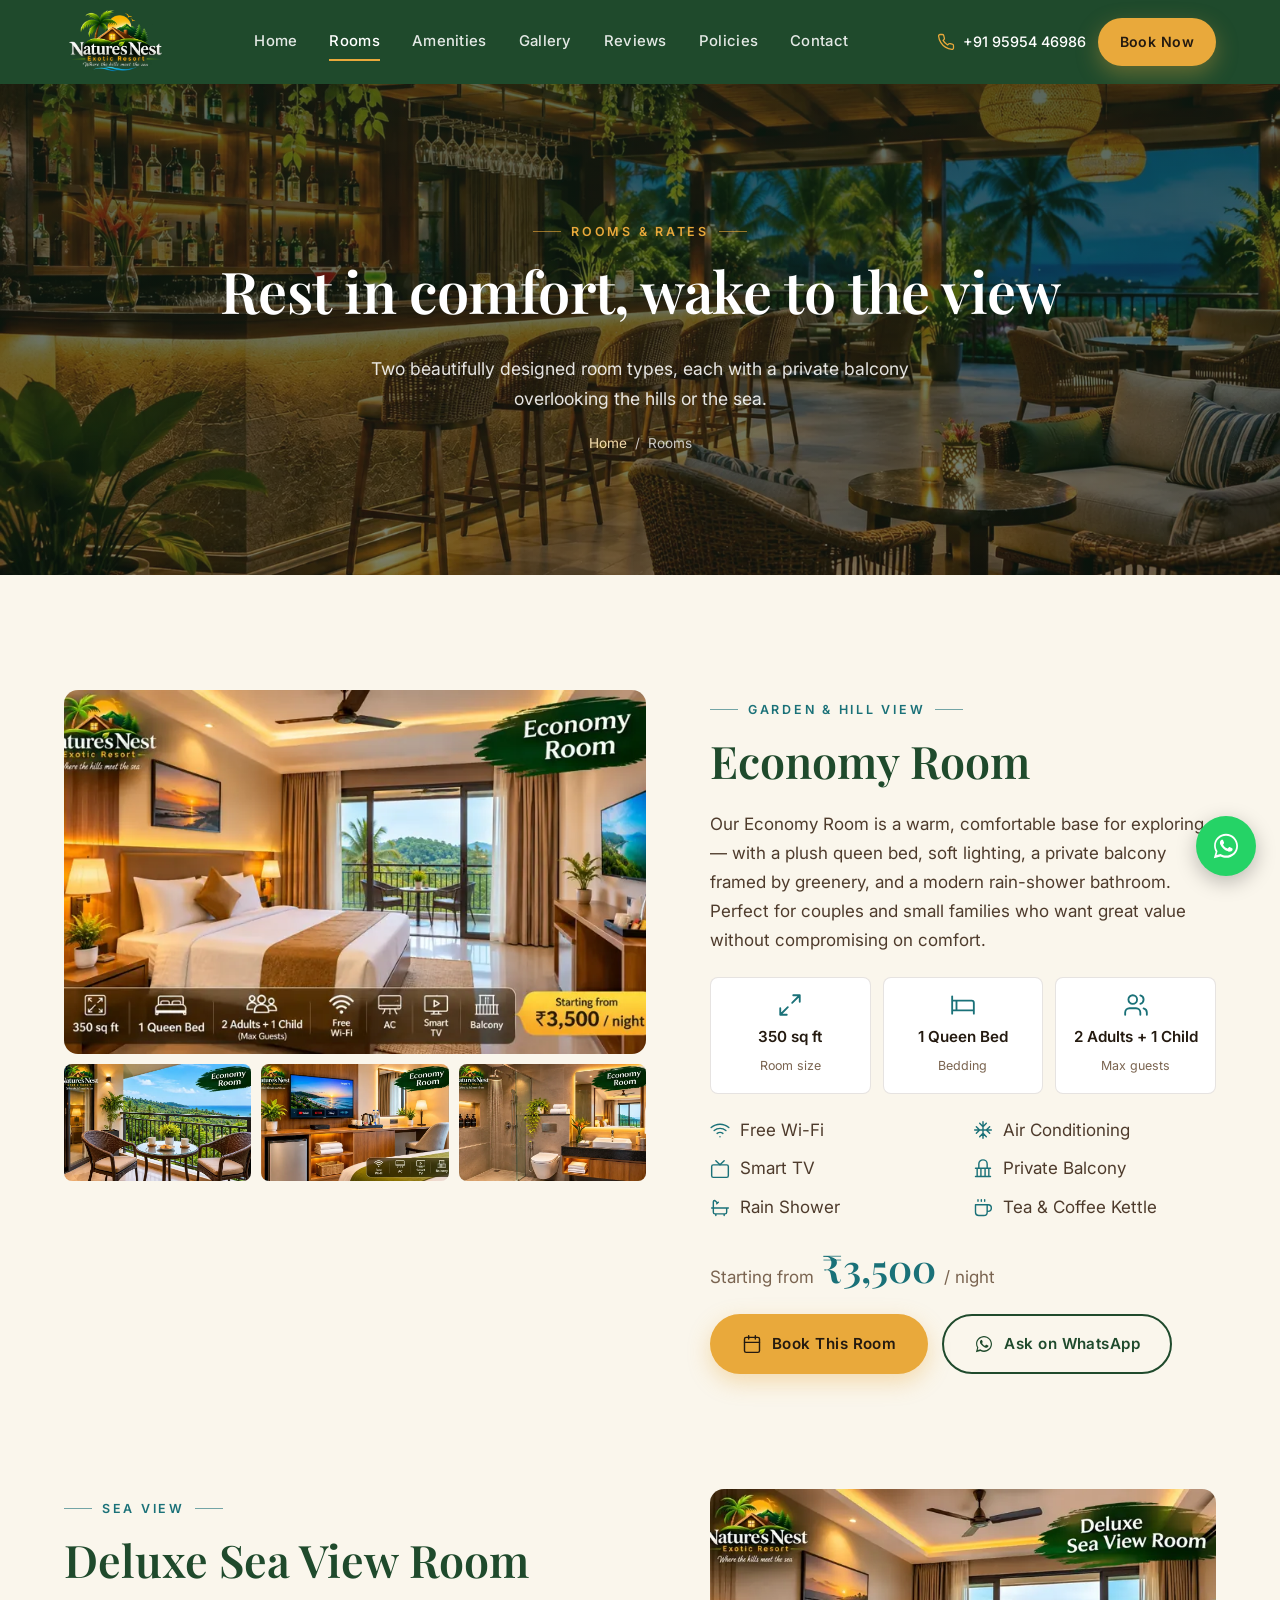
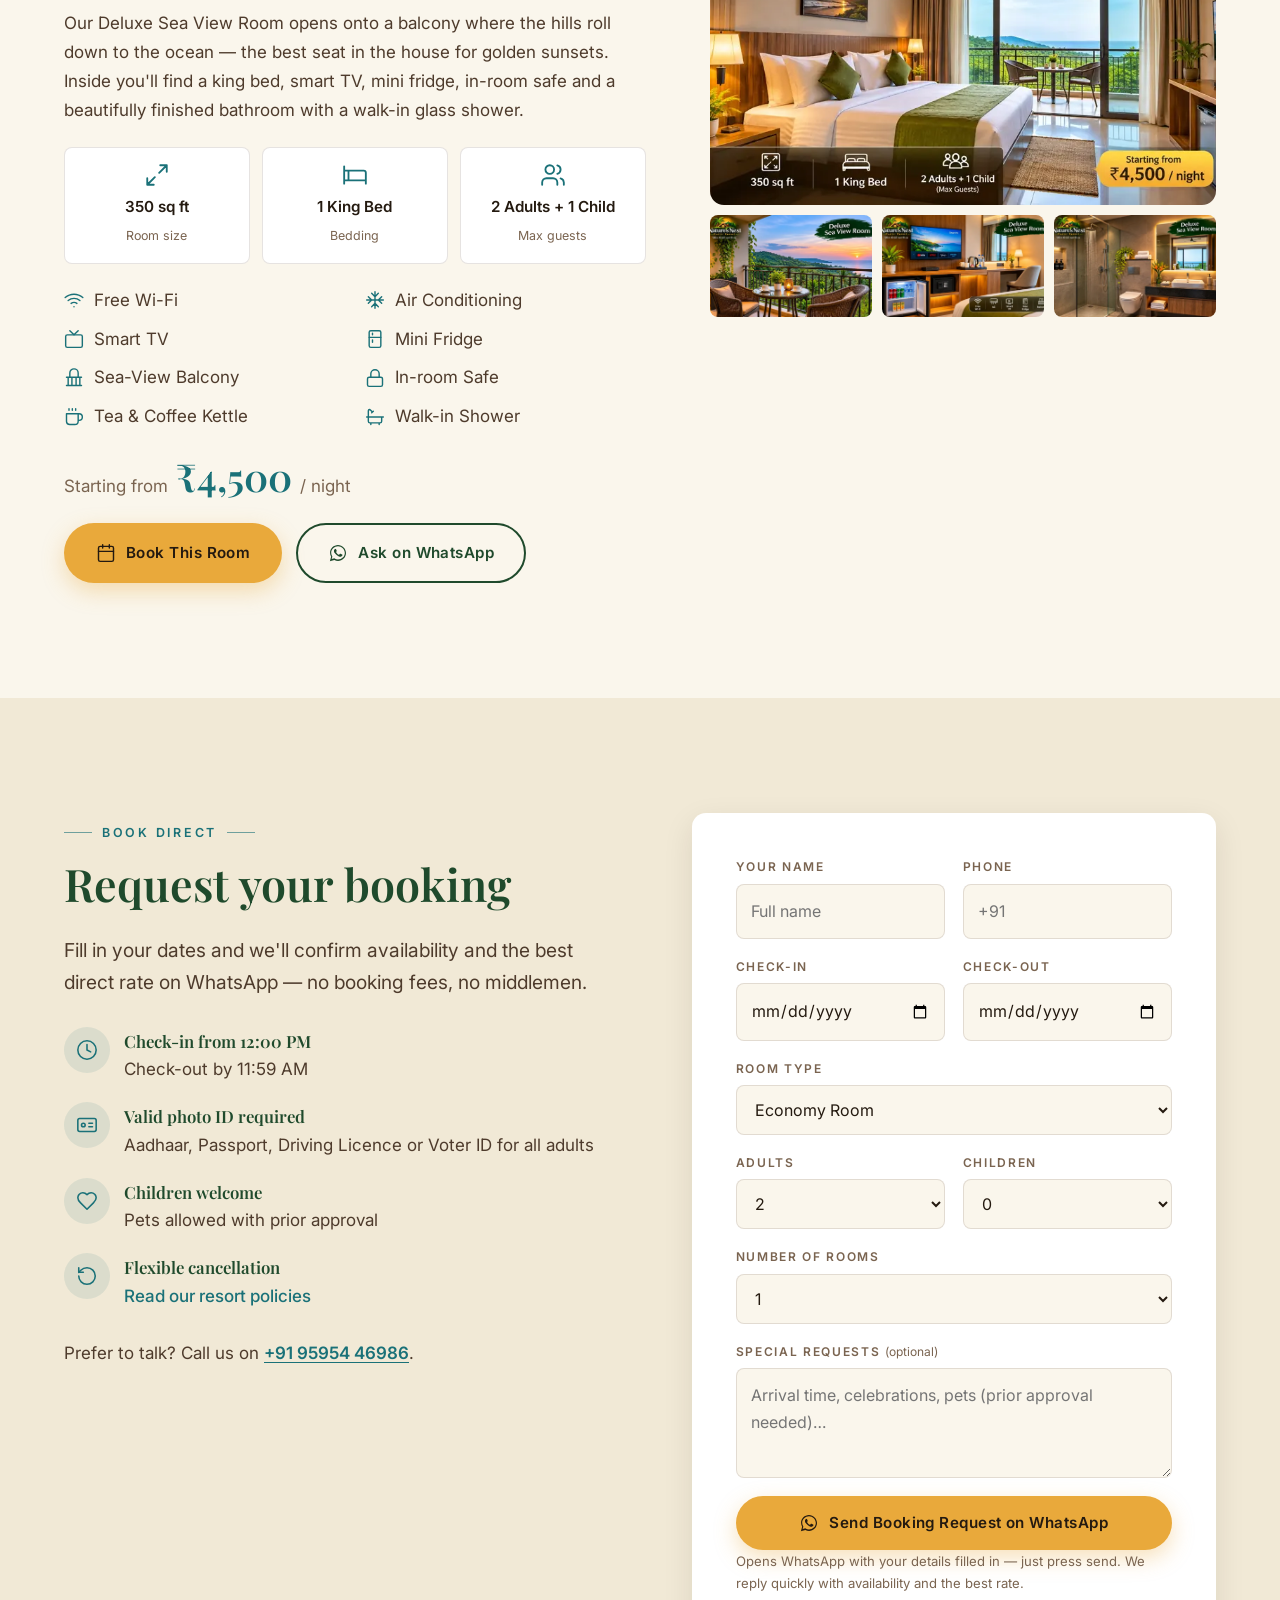
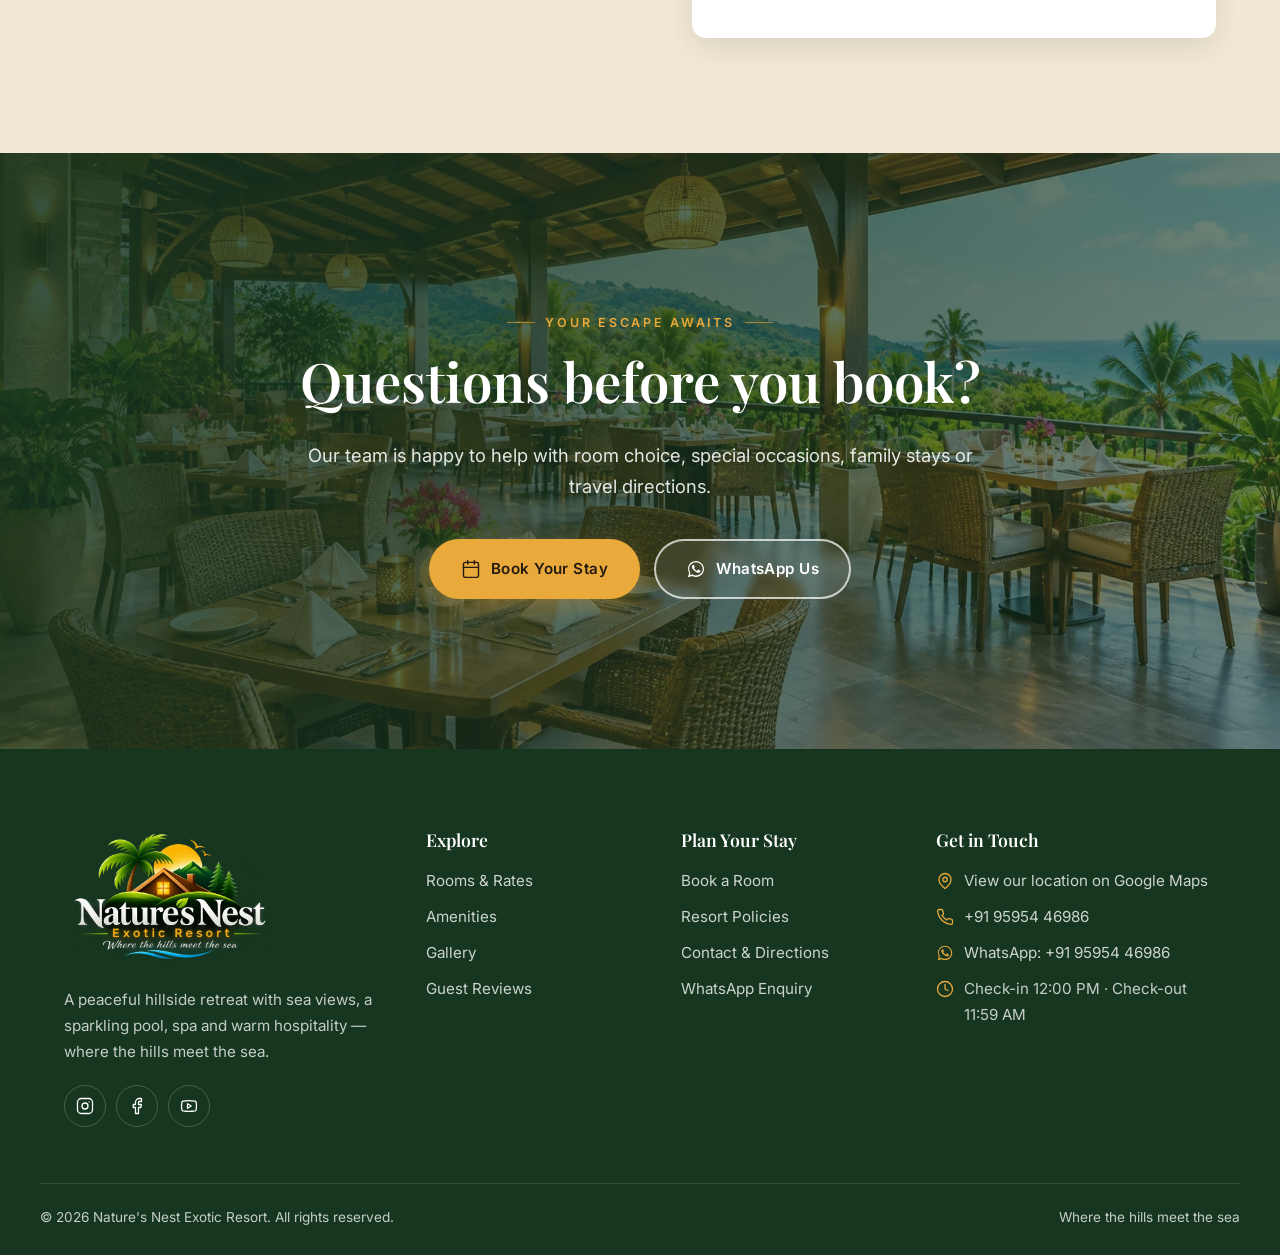
<file: rooms.html>
<!DOCTYPE html>
<html lang="en">
<head>
  <meta charset="UTF-8">
  <meta name="viewport" content="width=device-width, initial-scale=1">
  <title>Rooms &amp; Rates | Nature&#x27;s Nest Exotic Resort</title>
  <meta name="description" content="Economy Rooms from ₹3,500 and Deluxe Sea View Rooms from ₹4,500 per night. Free Wi-Fi, AC, smart TV and private balconies. Book on WhatsApp.">
  <link rel="canonical" href="https://nnexotic.i-gpt.in/rooms.html">
  <meta name="theme-color" content="#1F4A2C">

  <!-- Social sharing -->
  <meta property="og:type" content="website">
  <meta property="og:site_name" content="Nature&#x27;s Nest Exotic Resort">
  <meta property="og:title" content="Rooms &amp; Rates | Nature&#x27;s Nest Exotic Resort">
  <meta property="og:description" content="Economy Rooms from ₹3,500 and Deluxe Sea View Rooms from ₹4,500 per night. Free Wi-Fi, AC, smart TV and private balconies. Book on WhatsApp.">
  <meta property="og:url" content="https://nnexotic.i-gpt.in/rooms.html">
  <meta property="og:image" content="https://nnexotic.i-gpt.in/images/og-image.jpg">
  <meta name="twitter:card" content="summary_large_image">

  <link rel="icon" type="image/png" href="favicon.png">
  <link rel="apple-touch-icon" href="apple-touch-icon.png">

  <!-- Fonts: Playfair Display (headings) + Inter (body) -->
  <link rel="preconnect" href="https://fonts.googleapis.com">
  <link rel="preconnect" href="https://fonts.gstatic.com" crossorigin>
  <link href="https://fonts.googleapis.com/css2?family=Inter:wght@400;500;600&family=Playfair+Display:ital,wght@0,500;0,600;0,700;1,400;1,500&display=swap" rel="stylesheet">
  <link rel="stylesheet" href="css/style.css">
</head>
<body>
<a class="skip-link" href="#main">Skip to content</a>

<!-- ============ HEADER ============ -->
<header class="site-header">
  <div class="container header-inner">
    <a class="brand" href="index.html" aria-label="Nature&#x27;s Nest Exotic Resort – home">
      <img src="images/logo-light.webp" alt="Nature&#x27;s Nest Exotic Resort logo" width="640" height="429">
    </a>
    <nav class="main-nav" id="main-nav" aria-label="Main">
      <ul>
        <li><a href="index.html">Home</a></li>
        <li><a href="rooms.html" aria-current="page">Rooms</a></li>
        <li><a href="amenities.html">Amenities</a></li>
        <li><a href="gallery.html">Gallery</a></li>
        <li><a href="reviews.html">Reviews</a></li>
        <li><a href="policies.html">Policies</a></li>
        <li><a href="contact.html">Contact</a></li>
      </ul>
      <div class="nav-mobile-extra">
        <a class="btn btn-gold btn-block" href="rooms.html#book">Book Now</a>
        <a class="btn btn-whatsapp btn-block" href="https://wa.me/919595446986?text=Hi%2C%20I%20would%20like%20to%20book%20a%20room%20at%20Nature%27s%20Nest%20Exotic%20Resort" target="_blank" rel="noopener"><svg viewBox="0 0 32 32" width="20" height="20" fill="currentColor" aria-hidden="true"><path d="M16 3C9 3 3.3 8.7 3.3 15.7c0 2.2.6 4.4 1.7 6.3L3 29l7.2-1.9c1.8 1 3.9 1.5 5.9 1.5 7 0 12.7-5.7 12.7-12.7S23 3 16 3zm0 23.2c-1.9 0-3.8-.5-5.4-1.5l-.4-.2-4.3 1.1 1.1-4.2-.3-.4c-1.1-1.7-1.6-3.6-1.6-5.6C5.1 9.9 10 5.1 16 5.1S26.9 9.9 26.9 16 22 26.2 16 26.2zm6-8.1c-.3-.2-1.9-.9-2.2-1-.3-.1-.5-.2-.7.2-.2.3-.8 1-1 1.2-.2.2-.4.2-.7.1-.3-.2-1.4-.5-2.6-1.6-1-.9-1.6-1.9-1.8-2.2-.2-.3 0-.5.1-.7l.5-.6c.2-.2.2-.4.3-.6.1-.2.1-.4 0-.6l-1-2.4c-.3-.6-.5-.5-.7-.5h-.6c-.2 0-.6.1-.9.4-.3.3-1.2 1.1-1.2 2.8s1.2 3.2 1.4 3.4c.2.2 2.4 3.6 5.7 5.1.8.3 1.4.5 1.9.7.8.3 1.5.2 2.1.1.6-.1 1.9-.8 2.2-1.5.3-.7.3-1.4.2-1.5-.1-.2-.3-.3-.6-.4z"/></svg> WhatsApp Us</a>
        <a class="btn btn-outline-light btn-block" href="tel:+919595446986"><svg viewBox="0 0 24 24" fill="none" stroke="currentColor" stroke-width="1.7" stroke-linecap="round" stroke-linejoin="round" aria-hidden="true"><path d="M22 16.92v3a2 2 0 0 1-2.18 2 19.79 19.79 0 0 1-8.63-3.07 19.5 19.5 0 0 1-6-6 19.79 19.79 0 0 1-3.07-8.67A2 2 0 0 1 4.11 2h3a2 2 0 0 1 2 1.72c.13.96.36 1.9.7 2.81a2 2 0 0 1-.45 2.11L8.09 9.91a16 16 0 0 0 6 6l1.27-1.27a2 2 0 0 1 2.11-.45c.91.34 1.85.57 2.81.7A2 2 0 0 1 22 16.92z"/></svg> +91 95954 46986</a>
      </div>
    </nav>
    <div class="header-cta">
      <a class="header-phone" href="tel:+919595446986"><svg viewBox="0 0 24 24" fill="none" stroke="currentColor" stroke-width="1.7" stroke-linecap="round" stroke-linejoin="round" aria-hidden="true"><path d="M22 16.92v3a2 2 0 0 1-2.18 2 19.79 19.79 0 0 1-8.63-3.07 19.5 19.5 0 0 1-6-6 19.79 19.79 0 0 1-3.07-8.67A2 2 0 0 1 4.11 2h3a2 2 0 0 1 2 1.72c.13.96.36 1.9.7 2.81a2 2 0 0 1-.45 2.11L8.09 9.91a16 16 0 0 0 6 6l1.27-1.27a2 2 0 0 1 2.11-.45c.91.34 1.85.57 2.81.7A2 2 0 0 1 22 16.92z"/></svg> +91 95954 46986</a>
      <a class="btn btn-gold btn-sm" href="rooms.html#book">Book Now</a>
      <button class="nav-toggle" aria-controls="main-nav" aria-expanded="false" aria-label="Open menu"><span></span></button>
    </div>
  </div>
</header>

<main id="main">

<section class="page-banner">
  <img src="images/thumbs/bar-lounge.webp" srcset="images/thumbs/bar-lounge.webp 800w, images/bar-lounge.webp 1672w" sizes="100vw" width="800" height="450" alt="Bar and lounge with rattan lamps, leafy ceiling and views of the coast" fetchpriority="high">
  <div class="container">
    <span class="eyebrow">Rooms &amp; Rates</span>
    <h1>Rest in comfort, wake to the view</h1>
    <p>Two beautifully designed room types, each with a private balcony overlooking the hills or the sea.</p>
    <div class="breadcrumb"><a href="index.html">Home</a> &nbsp;/&nbsp; Rooms</div>
  </div>
</section>


<section class="section">
  <div class="container">

    <article class="room-detail " id="economy" style="scroll-margin-top:100px">
      <div class="room-gallery reveal">
        <a href="images/economy-room.webp" data-lightbox="economy" data-caption="Economy Room with queen bed, warm lighting and balcony doors"><img src="images/thumbs/economy-room.webp" srcset="images/thumbs/economy-room.webp 800w, images/economy-room.webp 1672w" sizes="(max-width: 960px) 100vw, 55vw" width="800" height="450" alt="Economy Room with queen bed, warm lighting and balcony doors" loading="lazy" decoding="async"></a>
        <a href="images/economy-balcony.webp" data-lightbox="economy" data-caption="Economy Room balcony with wicker chairs overlooking forested hills and the sea"><img src="images/thumbs/economy-balcony.webp" srcset="images/thumbs/economy-balcony.webp 800w, images/economy-balcony.webp 1672w" sizes="(max-width: 960px) 33vw, 18vw" width="800" height="450" alt="Economy Room balcony with wicker chairs overlooking forested hills and the sea" loading="lazy" decoding="async"></a>
        <a href="images/economy-room-tv.webp" data-lightbox="economy" data-caption="Economy Room work desk with smart TV, kettle and mini fridge"><img src="images/thumbs/economy-room-tv.webp" srcset="images/thumbs/economy-room-tv.webp 800w, images/economy-room-tv.webp 1672w" sizes="(max-width: 960px) 33vw, 18vw" width="800" height="450" alt="Economy Room work desk with smart TV, kettle and mini fridge" loading="lazy" decoding="async"></a>
        <a href="images/economy-bathroom.webp" data-lightbox="economy" data-caption="Economy Room bathroom with rain shower and wooden vanity"><img src="images/thumbs/economy-bathroom.webp" srcset="images/thumbs/economy-bathroom.webp 800w, images/economy-bathroom.webp 1672w" sizes="(max-width: 960px) 33vw, 18vw" width="800" height="450" alt="Economy Room bathroom with rain shower and wooden vanity" loading="lazy" decoding="async"></a>
      </div>
      <div class="reveal reveal-delay-1">
        <span class="eyebrow">Garden & Hill View</span>
        <h2>Economy Room</h2>
        <p>Our Economy Room is a warm, comfortable base for exploring — with a plush queen bed, soft lighting, a private balcony framed by greenery, and a modern rain-shower bathroom. Perfect for couples and small families who want great value without compromising on comfort.</p>
        <div class="spec-row">
          <div class="spec"><svg viewBox="0 0 24 24" fill="none" stroke="currentColor" stroke-width="1.7" stroke-linecap="round" stroke-linejoin="round" aria-hidden="true"><path d="M15 3h6v6M9 21H3v-6M21 3l-7 7M3 21l7-7"/></svg><strong>350 sq ft</strong><span>Room size</span></div>
          <div class="spec"><svg viewBox="0 0 24 24" fill="none" stroke="currentColor" stroke-width="1.7" stroke-linecap="round" stroke-linejoin="round" aria-hidden="true"><path d="M2 4v16M2 8h18a2 2 0 0 1 2 2v10M2 17h20M6 8v9"/></svg><strong>1 Queen Bed</strong><span>Bedding</span></div>
          <div class="spec"><svg viewBox="0 0 24 24" fill="none" stroke="currentColor" stroke-width="1.7" stroke-linecap="round" stroke-linejoin="round" aria-hidden="true"><path d="M16 21v-2a4 4 0 0 0-4-4H6a4 4 0 0 0-4 4v2"/><circle cx="9" cy="7" r="4"/><path d="M22 21v-2a4 4 0 0 0-3-3.87M16 3.13a4 4 0 0 1 0 7.75"/></svg><strong>2 Adults + 1 Child</strong><span>Max guests</span></div>
        </div>
        <ul class="check-list"><li><svg viewBox="0 0 24 24" fill="none" stroke="currentColor" stroke-width="1.7" stroke-linecap="round" stroke-linejoin="round" aria-hidden="true"><path d="M5 12.55a11 11 0 0 1 14.08 0"/><path d="M1.42 9a16 16 0 0 1 21.16 0"/><path d="M8.53 16.11a6 6 0 0 1 6.95 0"/><path d="M12 20h.01"/></svg> Free Wi-Fi</li><li><svg viewBox="0 0 24 24" fill="none" stroke="currentColor" stroke-width="1.7" stroke-linecap="round" stroke-linejoin="round" aria-hidden="true"><path d="M2 12h20M12 2v20M20 16l-4-4 4-4M4 8l4 4-4 4M16 4l-4 4-4-4M8 20l4-4 4 4"/></svg> Air Conditioning</li><li><svg viewBox="0 0 24 24" fill="none" stroke="currentColor" stroke-width="1.7" stroke-linecap="round" stroke-linejoin="round" aria-hidden="true"><rect x="2" y="7" width="20" height="15" rx="2"/><path d="m17 2-5 5-5-5"/></svg> Smart TV</li><li><svg viewBox="0 0 24 24" fill="none" stroke="currentColor" stroke-width="1.7" stroke-linecap="round" stroke-linejoin="round" aria-hidden="true"><path d="M3 11h18M3 21h18M5 11v10M9.5 11v10M14.5 11v10M19 11v10M7 11V6a5 5 0 0 1 10 0v5"/></svg> Private Balcony</li><li><svg viewBox="0 0 24 24" fill="none" stroke="currentColor" stroke-width="1.7" stroke-linecap="round" stroke-linejoin="round" aria-hidden="true"><path d="M9 6 6.5 3.5a1.5 1.5 0 0 0-1-.5C4.68 3 4 3.68 4 4.5V17a2 2 0 0 0 2 2h12a2 2 0 0 0 2-2v-5M10 5 8 7M2 12h20M7 19v2M17 19v2"/></svg> Rain Shower</li><li><svg viewBox="0 0 24 24" fill="none" stroke="currentColor" stroke-width="1.7" stroke-linecap="round" stroke-linejoin="round" aria-hidden="true"><path d="M17 8h1a4 4 0 1 1 0 8h-1M3 8h14v9a4 4 0 0 1-4 4H7a4 4 0 0 1-4-4Z"/><path d="M6 2v2M10 2v2M14 2v2"/></svg> Tea & Coffee Kettle</li></ul>
        <div class="price-box"><span>Starting from</span><strong>₹3,500</strong><span>/ night</span></div>
        <div class="btn-row">
          <a class="btn btn-gold" href="#book" data-pick-room="Economy Room"><svg viewBox="0 0 24 24" fill="none" stroke="currentColor" stroke-width="1.7" stroke-linecap="round" stroke-linejoin="round" aria-hidden="true"><rect x="3" y="4" width="18" height="18" rx="2"/><path d="M16 2v4M8 2v4M3 10h18"/></svg> Book This Room</a>
          <a class="btn btn-outline" href="https://wa.me/919595446986?text=Hi%2C%20I%27m%20interested%20in%20the%20Economy%20Room%20at%20Nature%27s%20Nest%20Exotic%20Resort" target="_blank" rel="noopener"><svg viewBox="0 0 32 32" width="20" height="20" fill="currentColor" aria-hidden="true"><path d="M16 3C9 3 3.3 8.7 3.3 15.7c0 2.2.6 4.4 1.7 6.3L3 29l7.2-1.9c1.8 1 3.9 1.5 5.9 1.5 7 0 12.7-5.7 12.7-12.7S23 3 16 3zm0 23.2c-1.9 0-3.8-.5-5.4-1.5l-.4-.2-4.3 1.1 1.1-4.2-.3-.4c-1.1-1.7-1.6-3.6-1.6-5.6C5.1 9.9 10 5.1 16 5.1S26.9 9.9 26.9 16 22 26.2 16 26.2zm6-8.1c-.3-.2-1.9-.9-2.2-1-.3-.1-.5-.2-.7.2-.2.3-.8 1-1 1.2-.2.2-.4.2-.7.1-.3-.2-1.4-.5-2.6-1.6-1-.9-1.6-1.9-1.8-2.2-.2-.3 0-.5.1-.7l.5-.6c.2-.2.2-.4.3-.6.1-.2.1-.4 0-.6l-1-2.4c-.3-.6-.5-.5-.7-.5h-.6c-.2 0-.6.1-.9.4-.3.3-1.2 1.1-1.2 2.8s1.2 3.2 1.4 3.4c.2.2 2.4 3.6 5.7 5.1.8.3 1.4.5 1.9.7.8.3 1.5.2 2.1.1.6-.1 1.9-.8 2.2-1.5.3-.7.3-1.4.2-1.5-.1-.2-.3-.3-.6-.4z"/></svg> Ask on WhatsApp</a>
        </div>
      </div>
    </article>

    <article class="room-detail reverse" id="deluxe" style="scroll-margin-top:100px">
      <div class="room-gallery reveal">
        <a href="images/deluxe-room.webp" data-lightbox="deluxe" data-caption="Deluxe Sea View Room with king bed and private balcony"><img src="images/thumbs/deluxe-room.webp" srcset="images/thumbs/deluxe-room.webp 800w, images/deluxe-room.webp 1672w" sizes="(max-width: 960px) 100vw, 55vw" width="800" height="450" alt="Deluxe Sea View Room with king bed and private balcony" loading="lazy" decoding="async"></a>
        <a href="images/deluxe-balcony-sunset.webp" data-lightbox="deluxe" data-caption="Deluxe balcony with a sea-view sunset over the hills"><img src="images/thumbs/deluxe-balcony-sunset.webp" srcset="images/thumbs/deluxe-balcony-sunset.webp 800w, images/deluxe-balcony-sunset.webp 1672w" sizes="(max-width: 960px) 33vw, 18vw" width="800" height="450" alt="Deluxe balcony with a sea-view sunset over the hills" loading="lazy" decoding="async"></a>
        <a href="images/deluxe-room-amenities.webp" data-lightbox="deluxe" data-caption="Deluxe Sea View Room with smart TV, mini fridge, safe and coffee station"><img src="images/thumbs/deluxe-room-amenities.webp" srcset="images/thumbs/deluxe-room-amenities.webp 800w, images/deluxe-room-amenities.webp 1672w" sizes="(max-width: 960px) 33vw, 18vw" width="800" height="450" alt="Deluxe Sea View Room with smart TV, mini fridge, safe and coffee station" loading="lazy" decoding="async"></a>
        <a href="images/deluxe-bathroom.webp" data-lightbox="deluxe" data-caption="Deluxe Sea View Room bathroom with glass shower and backlit mirror"><img src="images/thumbs/deluxe-bathroom.webp" srcset="images/thumbs/deluxe-bathroom.webp 800w, images/deluxe-bathroom.webp 1672w" sizes="(max-width: 960px) 33vw, 18vw" width="800" height="450" alt="Deluxe Sea View Room bathroom with glass shower and backlit mirror" loading="lazy" decoding="async"></a>
      </div>
      <div class="reveal reveal-delay-1">
        <span class="eyebrow">Sea View</span>
        <h2>Deluxe Sea View Room</h2>
        <p>Our Deluxe Sea View Room opens onto a balcony where the hills roll down to the ocean — the best seat in the house for golden sunsets. Inside you'll find a king bed, smart TV, mini fridge, in-room safe and a beautifully finished bathroom with a walk-in glass shower.</p>
        <div class="spec-row">
          <div class="spec"><svg viewBox="0 0 24 24" fill="none" stroke="currentColor" stroke-width="1.7" stroke-linecap="round" stroke-linejoin="round" aria-hidden="true"><path d="M15 3h6v6M9 21H3v-6M21 3l-7 7M3 21l7-7"/></svg><strong>350 sq ft</strong><span>Room size</span></div>
          <div class="spec"><svg viewBox="0 0 24 24" fill="none" stroke="currentColor" stroke-width="1.7" stroke-linecap="round" stroke-linejoin="round" aria-hidden="true"><path d="M2 4v16M2 8h18a2 2 0 0 1 2 2v10M2 17h20M6 8v9"/></svg><strong>1 King Bed</strong><span>Bedding</span></div>
          <div class="spec"><svg viewBox="0 0 24 24" fill="none" stroke="currentColor" stroke-width="1.7" stroke-linecap="round" stroke-linejoin="round" aria-hidden="true"><path d="M16 21v-2a4 4 0 0 0-4-4H6a4 4 0 0 0-4 4v2"/><circle cx="9" cy="7" r="4"/><path d="M22 21v-2a4 4 0 0 0-3-3.87M16 3.13a4 4 0 0 1 0 7.75"/></svg><strong>2 Adults + 1 Child</strong><span>Max guests</span></div>
        </div>
        <ul class="check-list"><li><svg viewBox="0 0 24 24" fill="none" stroke="currentColor" stroke-width="1.7" stroke-linecap="round" stroke-linejoin="round" aria-hidden="true"><path d="M5 12.55a11 11 0 0 1 14.08 0"/><path d="M1.42 9a16 16 0 0 1 21.16 0"/><path d="M8.53 16.11a6 6 0 0 1 6.95 0"/><path d="M12 20h.01"/></svg> Free Wi-Fi</li><li><svg viewBox="0 0 24 24" fill="none" stroke="currentColor" stroke-width="1.7" stroke-linecap="round" stroke-linejoin="round" aria-hidden="true"><path d="M2 12h20M12 2v20M20 16l-4-4 4-4M4 8l4 4-4 4M16 4l-4 4-4-4M8 20l4-4 4 4"/></svg> Air Conditioning</li><li><svg viewBox="0 0 24 24" fill="none" stroke="currentColor" stroke-width="1.7" stroke-linecap="round" stroke-linejoin="round" aria-hidden="true"><rect x="2" y="7" width="20" height="15" rx="2"/><path d="m17 2-5 5-5-5"/></svg> Smart TV</li><li><svg viewBox="0 0 24 24" fill="none" stroke="currentColor" stroke-width="1.7" stroke-linecap="round" stroke-linejoin="round" aria-hidden="true"><rect x="5" y="2" width="14" height="20" rx="2"/><path d="M5 10h14M9 5v2M9 13v3"/></svg> Mini Fridge</li><li><svg viewBox="0 0 24 24" fill="none" stroke="currentColor" stroke-width="1.7" stroke-linecap="round" stroke-linejoin="round" aria-hidden="true"><path d="M3 11h18M3 21h18M5 11v10M9.5 11v10M14.5 11v10M19 11v10M7 11V6a5 5 0 0 1 10 0v5"/></svg> Sea-View Balcony</li><li><svg viewBox="0 0 24 24" fill="none" stroke="currentColor" stroke-width="1.7" stroke-linecap="round" stroke-linejoin="round" aria-hidden="true"><rect x="3" y="11" width="18" height="11" rx="2"/><path d="M7 11V7a5 5 0 0 1 10 0v4"/></svg> In-room Safe</li><li><svg viewBox="0 0 24 24" fill="none" stroke="currentColor" stroke-width="1.7" stroke-linecap="round" stroke-linejoin="round" aria-hidden="true"><path d="M17 8h1a4 4 0 1 1 0 8h-1M3 8h14v9a4 4 0 0 1-4 4H7a4 4 0 0 1-4-4Z"/><path d="M6 2v2M10 2v2M14 2v2"/></svg> Tea & Coffee Kettle</li><li><svg viewBox="0 0 24 24" fill="none" stroke="currentColor" stroke-width="1.7" stroke-linecap="round" stroke-linejoin="round" aria-hidden="true"><path d="M9 6 6.5 3.5a1.5 1.5 0 0 0-1-.5C4.68 3 4 3.68 4 4.5V17a2 2 0 0 0 2 2h12a2 2 0 0 0 2-2v-5M10 5 8 7M2 12h20M7 19v2M17 19v2"/></svg> Walk-in Shower</li></ul>
        <div class="price-box"><span>Starting from</span><strong>₹4,500</strong><span>/ night</span></div>
        <div class="btn-row">
          <a class="btn btn-gold" href="#book" data-pick-room="Deluxe Sea View Room"><svg viewBox="0 0 24 24" fill="none" stroke="currentColor" stroke-width="1.7" stroke-linecap="round" stroke-linejoin="round" aria-hidden="true"><rect x="3" y="4" width="18" height="18" rx="2"/><path d="M16 2v4M8 2v4M3 10h18"/></svg> Book This Room</a>
          <a class="btn btn-outline" href="https://wa.me/919595446986?text=Hi%2C%20I%27m%20interested%20in%20the%20Deluxe%20Sea%20View%20Room%20at%20Nature%27s%20Nest%20Exotic%20Resort" target="_blank" rel="noopener"><svg viewBox="0 0 32 32" width="20" height="20" fill="currentColor" aria-hidden="true"><path d="M16 3C9 3 3.3 8.7 3.3 15.7c0 2.2.6 4.4 1.7 6.3L3 29l7.2-1.9c1.8 1 3.9 1.5 5.9 1.5 7 0 12.7-5.7 12.7-12.7S23 3 16 3zm0 23.2c-1.9 0-3.8-.5-5.4-1.5l-.4-.2-4.3 1.1 1.1-4.2-.3-.4c-1.1-1.7-1.6-3.6-1.6-5.6C5.1 9.9 10 5.1 16 5.1S26.9 9.9 26.9 16 22 26.2 16 26.2zm6-8.1c-.3-.2-1.9-.9-2.2-1-.3-.1-.5-.2-.7.2-.2.3-.8 1-1 1.2-.2.2-.4.2-.7.1-.3-.2-1.4-.5-2.6-1.6-1-.9-1.6-1.9-1.8-2.2-.2-.3 0-.5.1-.7l.5-.6c.2-.2.2-.4.3-.6.1-.2.1-.4 0-.6l-1-2.4c-.3-.6-.5-.5-.7-.5h-.6c-.2 0-.6.1-.9.4-.3.3-1.2 1.1-1.2 2.8s1.2 3.2 1.4 3.4c.2.2 2.4 3.6 5.7 5.1.8.3 1.4.5 1.9.7.8.3 1.5.2 2.1.1.6-.1 1.9-.8 2.2-1.5.3-.7.3-1.4.2-1.5-.1-.2-.3-.3-.6-.4z"/></svg> Ask on WhatsApp</a>
        </div>
      </div>
    </article>
  </div>
</section>

<!-- ============ BOOKING FORM ============ -->
<section class="section section--alt" id="book" style="scroll-margin-top:60px">
  <div class="container split" style="align-items:start">
    <div class="reveal">
      <span class="eyebrow">Book direct</span>
      <h2>Request your booking</h2>
      <p class="lead">Fill in your dates and we'll confirm availability and the best direct rate on WhatsApp — no booking fees, no middlemen.</p>
      <ul class="contact-list" style="margin-top:28px">
        <li><span class="icon-circle"><svg viewBox="0 0 24 24" fill="none" stroke="currentColor" stroke-width="1.7" stroke-linecap="round" stroke-linejoin="round" aria-hidden="true"><circle cx="12" cy="12" r="10"/><path d="M12 6v6l4 2"/></svg></span><div><strong>Check-in from 12:00 PM</strong>Check-out by 11:59 AM</div></li>
        <li><span class="icon-circle"><svg viewBox="0 0 24 24" fill="none" stroke="currentColor" stroke-width="1.7" stroke-linecap="round" stroke-linejoin="round" aria-hidden="true"><rect x="2" y="5" width="20" height="14" rx="2"/><circle cx="8" cy="12" r="2"/><path d="M14 10h4M14 14h4"/></svg></span><div><strong>Valid photo ID required</strong>Aadhaar, Passport, Driving Licence or Voter ID for all adults</div></li>
        <li><span class="icon-circle"><svg viewBox="0 0 24 24" fill="none" stroke="currentColor" stroke-width="1.7" stroke-linecap="round" stroke-linejoin="round" aria-hidden="true"><path d="M19 14c1.49-1.46 3-3.21 3-5.5A5.5 5.5 0 0 0 16.5 3c-1.76 0-3 .5-4.5 2-1.5-1.5-2.74-2-4.5-2A5.5 5.5 0 0 0 2 8.5c0 2.3 1.5 4.05 3 5.5l7 7Z"/></svg></span><div><strong>Children welcome</strong>Pets allowed with prior approval</div></li>
        <li><span class="icon-circle"><svg viewBox="0 0 24 24" fill="none" stroke="currentColor" stroke-width="1.7" stroke-linecap="round" stroke-linejoin="round" aria-hidden="true"><path d="M3 12a9 9 0 1 0 9-9 9.75 9.75 0 0 0-6.74 2.74L3 8"/><path d="M3 3v5h5"/></svg></span><div><strong>Flexible cancellation</strong><a href="policies.html">Read our resort policies</a></div></li>
      </ul>
      <p>Prefer to talk? Call us on <a href="tel:+919595446986"><strong style="color:inherit">+91 95954 46986</strong></a>.</p>
    </div>
    <div class="form-card reveal reveal-delay-1">
      <form id="booking-form" class="form-grid" data-booking novalidate>

          <div class="field"><label for="f-name">Your name</label><input id="f-name" name="name" autocomplete="name" required placeholder="Full name"></div>
          <div class="field"><label for="f-phone">Phone</label><input id="f-phone" name="phone" type="tel" autocomplete="tel" placeholder="+91"></div>
          <div class="field"><label for="f-in">Check-in</label><input id="f-in" type="date" name="checkin" required></div>
          <div class="field"><label for="f-out">Check-out</label><input id="f-out" type="date" name="checkout" required></div>
          <div class="field full"><label for="f-room">Room type</label>
            <select id="f-room" name="room"><option>Economy Room</option><option>Deluxe Sea View Room</option><option>Not sure – please suggest</option></select></div>
          <div class="field"><label for="f-adults">Adults</label>
            <select id="f-adults" name="adults"><option>1</option><option selected>2</option><option>3</option><option>4</option><option>5</option><option>6+</option></select></div>
          <div class="field"><label for="f-children">Children</label>
            <select id="f-children" name="children"><option selected>0</option><option>1</option><option>2</option><option>3+</option></select></div>
          <div class="field full"><label for="f-rooms">Number of rooms</label>
            <select id="f-rooms" name="rooms"><option selected>1</option><option>2</option><option>3</option><option>4+</option></select></div>
          <div class="field full"><label for="f-notes">Special requests <span style="text-transform:none;letter-spacing:0;font-weight:400">(optional)</span></label>
            <textarea id="f-notes" name="notes" rows="3" placeholder="Arrival time, celebrations, pets (prior approval needed)…" style="min-height:96px"></textarea></div>
          <div class="full">
            <button class="btn btn-gold btn-block" type="submit"><svg viewBox="0 0 32 32" width="20" height="20" fill="currentColor" aria-hidden="true"><path d="M16 3C9 3 3.3 8.7 3.3 15.7c0 2.2.6 4.4 1.7 6.3L3 29l7.2-1.9c1.8 1 3.9 1.5 5.9 1.5 7 0 12.7-5.7 12.7-12.7S23 3 16 3zm0 23.2c-1.9 0-3.8-.5-5.4-1.5l-.4-.2-4.3 1.1 1.1-4.2-.3-.4c-1.1-1.7-1.6-3.6-1.6-5.6C5.1 9.9 10 5.1 16 5.1S26.9 9.9 26.9 16 22 26.2 16 26.2zm6-8.1c-.3-.2-1.9-.9-2.2-1-.3-.1-.5-.2-.7.2-.2.3-.8 1-1 1.2-.2.2-.4.2-.7.1-.3-.2-1.4-.5-2.6-1.6-1-.9-1.6-1.9-1.8-2.2-.2-.3 0-.5.1-.7l.5-.6c.2-.2.2-.4.3-.6.1-.2.1-.4 0-.6l-1-2.4c-.3-.6-.5-.5-.7-.5h-.6c-.2 0-.6.1-.9.4-.3.3-1.2 1.1-1.2 2.8s1.2 3.2 1.4 3.4c.2.2 2.4 3.6 5.7 5.1.8.3 1.4.5 1.9.7.8.3 1.5.2 2.1.1.6-.1 1.9-.8 2.2-1.5.3-.7.3-1.4.2-1.5-.1-.2-.3-.3-.6-.4z"/></svg> Send Booking Request on WhatsApp</button>
            <p class="form-error" role="alert"></p>
            <p class="field-hint" style="margin:0">Opens WhatsApp with your details filled in — just press send. We reply quickly with availability and the best rate.</p>
          </div>
      </form>
    </div>
  </div>
</section>


<!-- ============ CALL TO ACTION ============ -->
<section class="cta-banner">
  <img src="images/thumbs/restaurant.webp" srcset="images/thumbs/restaurant.webp 800w, images/restaurant.webp 1672w" sizes="100vw" width="800" height="450" alt="Open-air restaurant with wooden tables and views of palms and the sea" loading="lazy" decoding="async">
  <div class="container reveal">
    <span class="eyebrow">Your escape awaits</span>
    <h2>Questions before you book?</h2>
    <p>Our team is happy to help with room choice, special occasions, family stays or travel directions.</p>
    <div class="btn-row">
      <a class="btn btn-gold" href="rooms.html#book"><svg viewBox="0 0 24 24" fill="none" stroke="currentColor" stroke-width="1.7" stroke-linecap="round" stroke-linejoin="round" aria-hidden="true"><rect x="3" y="4" width="18" height="18" rx="2"/><path d="M16 2v4M8 2v4M3 10h18"/></svg> Book Your Stay</a>
      <a class="btn btn-outline-light" href="https://wa.me/919595446986?text=Hi%2C%20I%20would%20like%20to%20book%20a%20room%20at%20Nature%27s%20Nest%20Exotic%20Resort" target="_blank" rel="noopener"><svg viewBox="0 0 32 32" width="20" height="20" fill="currentColor" aria-hidden="true"><path d="M16 3C9 3 3.3 8.7 3.3 15.7c0 2.2.6 4.4 1.7 6.3L3 29l7.2-1.9c1.8 1 3.9 1.5 5.9 1.5 7 0 12.7-5.7 12.7-12.7S23 3 16 3zm0 23.2c-1.9 0-3.8-.5-5.4-1.5l-.4-.2-4.3 1.1 1.1-4.2-.3-.4c-1.1-1.7-1.6-3.6-1.6-5.6C5.1 9.9 10 5.1 16 5.1S26.9 9.9 26.9 16 22 26.2 16 26.2zm6-8.1c-.3-.2-1.9-.9-2.2-1-.3-.1-.5-.2-.7.2-.2.3-.8 1-1 1.2-.2.2-.4.2-.7.1-.3-.2-1.4-.5-2.6-1.6-1-.9-1.6-1.9-1.8-2.2-.2-.3 0-.5.1-.7l.5-.6c.2-.2.2-.4.3-.6.1-.2.1-.4 0-.6l-1-2.4c-.3-.6-.5-.5-.7-.5h-.6c-.2 0-.6.1-.9.4-.3.3-1.2 1.1-1.2 2.8s1.2 3.2 1.4 3.4c.2.2 2.4 3.6 5.7 5.1.8.3 1.4.5 1.9.7.8.3 1.5.2 2.1.1.6-.1 1.9-.8 2.2-1.5.3-.7.3-1.4.2-1.5-.1-.2-.3-.3-.6-.4z"/></svg> WhatsApp Us</a>
    </div>
  </div>
</section>

</main>

<!-- ============ FOOTER ============ -->
<footer class="site-footer">
  <div class="container footer-grid">
    <div>
      <img class="footer-logo" src="images/logo-light.webp" alt="Nature&#x27;s Nest Exotic Resort logo" width="640" height="429" loading="lazy">
      <p>A peaceful hillside retreat with sea views, a sparkling pool, spa and warm hospitality — where the hills meet the sea.</p>
      <div class="socials">
        <a href="https://instagram.com/" target="_blank" rel="noopener" aria-label="Instagram"><svg viewBox="0 0 24 24" fill="none" stroke="currentColor" stroke-width="1.7" stroke-linecap="round" stroke-linejoin="round" aria-hidden="true"><rect x="2" y="2" width="20" height="20" rx="5"/><circle cx="12" cy="12" r="4"/><path d="M17.5 6.5h.01"/></svg></a>
        <a href="https://facebook.com/" target="_blank" rel="noopener" aria-label="Facebook"><svg viewBox="0 0 24 24" fill="none" stroke="currentColor" stroke-width="1.7" stroke-linecap="round" stroke-linejoin="round" aria-hidden="true"><path d="M18 2h-3a5 5 0 0 0-5 5v3H7v4h3v8h4v-8h3l1-4h-4V7a1 1 0 0 1 1-1h3z"/></svg></a>
        <a href="https://youtube.com/" target="_blank" rel="noopener" aria-label="YouTube"><svg viewBox="0 0 24 24" fill="none" stroke="currentColor" stroke-width="1.7" stroke-linecap="round" stroke-linejoin="round" aria-hidden="true"><path d="M2.5 17a24.12 24.12 0 0 1 0-10 2 2 0 0 1 1.4-1.4 49.56 49.56 0 0 1 16.2 0A2 2 0 0 1 21.5 7a24.12 24.12 0 0 1 0 10 2 2 0 0 1-1.4 1.4 49.55 49.55 0 0 1-16.2 0A2 2 0 0 1 2.5 17"/><path d="m10 15 5-3-5-3z"/></svg></a>
      </div>
    </div>
    <div>
      <h4>Explore</h4>
      <ul>
        <li><a href="rooms.html">Rooms &amp; Rates</a></li>
        <li><a href="amenities.html">Amenities</a></li>
        <li><a href="gallery.html">Gallery</a></li>
        <li><a href="reviews.html">Guest Reviews</a></li>
      </ul>
    </div>
    <div>
      <h4>Plan Your Stay</h4>
      <ul>
        <li><a href="rooms.html#book">Book a Room</a></li>
        <li><a href="policies.html">Resort Policies</a></li>
        <li><a href="contact.html">Contact &amp; Directions</a></li>
        <li><a href="https://wa.me/919595446986?text=Hi%2C%20I%20would%20like%20to%20book%20a%20room%20at%20Nature%27s%20Nest%20Exotic%20Resort" target="_blank" rel="noopener">WhatsApp Enquiry</a></li>
      </ul>
    </div>
    <div>
      <h4>Get in Touch</h4>
      <ul class="footer-contact">
        <li><svg viewBox="0 0 24 24" fill="none" stroke="currentColor" stroke-width="1.7" stroke-linecap="round" stroke-linejoin="round" aria-hidden="true"><path d="M20 10c0 6-8 12-8 12s-8-6-8-12a8 8 0 0 1 16 0Z"/><circle cx="12" cy="10" r="3"/></svg><a href="https://maps.app.goo.gl/ccsxvBCbRjDZF1vZ7" target="_blank" rel="noopener">View our location on Google Maps</a></li>
        <li><svg viewBox="0 0 24 24" fill="none" stroke="currentColor" stroke-width="1.7" stroke-linecap="round" stroke-linejoin="round" aria-hidden="true"><path d="M22 16.92v3a2 2 0 0 1-2.18 2 19.79 19.79 0 0 1-8.63-3.07 19.5 19.5 0 0 1-6-6 19.79 19.79 0 0 1-3.07-8.67A2 2 0 0 1 4.11 2h3a2 2 0 0 1 2 1.72c.13.96.36 1.9.7 2.81a2 2 0 0 1-.45 2.11L8.09 9.91a16 16 0 0 0 6 6l1.27-1.27a2 2 0 0 1 2.11-.45c.91.34 1.85.57 2.81.7A2 2 0 0 1 22 16.92z"/></svg><a href="tel:+919595446986">+91 95954 46986</a></li>
        <li><svg viewBox="0 0 32 32" width="18" height="18" fill="currentColor" aria-hidden="true"><path d="M16 3C9 3 3.3 8.7 3.3 15.7c0 2.2.6 4.4 1.7 6.3L3 29l7.2-1.9c1.8 1 3.9 1.5 5.9 1.5 7 0 12.7-5.7 12.7-12.7S23 3 16 3zm0 23.2c-1.9 0-3.8-.5-5.4-1.5l-.4-.2-4.3 1.1 1.1-4.2-.3-.4c-1.1-1.7-1.6-3.6-1.6-5.6C5.1 9.9 10 5.1 16 5.1S26.9 9.9 26.9 16 22 26.2 16 26.2zm6-8.1c-.3-.2-1.9-.9-2.2-1-.3-.1-.5-.2-.7.2-.2.3-.8 1-1 1.2-.2.2-.4.2-.7.1-.3-.2-1.4-.5-2.6-1.6-1-.9-1.6-1.9-1.8-2.2-.2-.3 0-.5.1-.7l.5-.6c.2-.2.2-.4.3-.6.1-.2.1-.4 0-.6l-1-2.4c-.3-.6-.5-.5-.7-.5h-.6c-.2 0-.6.1-.9.4-.3.3-1.2 1.1-1.2 2.8s1.2 3.2 1.4 3.4c.2.2 2.4 3.6 5.7 5.1.8.3 1.4.5 1.9.7.8.3 1.5.2 2.1.1.6-.1 1.9-.8 2.2-1.5.3-.7.3-1.4.2-1.5-.1-.2-.3-.3-.6-.4z"/></svg><a href="https://wa.me/919595446986?text=Hi%2C%20I%20would%20like%20to%20book%20a%20room%20at%20Nature%27s%20Nest%20Exotic%20Resort" target="_blank" rel="noopener">WhatsApp: +91 95954 46986</a></li>
        <li><svg viewBox="0 0 24 24" fill="none" stroke="currentColor" stroke-width="1.7" stroke-linecap="round" stroke-linejoin="round" aria-hidden="true"><circle cx="12" cy="12" r="10"/><path d="M12 6v6l4 2"/></svg><span>Check-in 12:00 PM · Check-out 11:59 AM</span></li>
      </ul>
    </div>
  </div>
  <div class="container footer-bottom">
    <span>&copy; <span data-year>2026</span> Nature&#x27;s Nest Exotic Resort. All rights reserved.</span>
    <span>Where the hills meet the sea</span>
  </div>
</footer>

<!-- ============ WHATSAPP FLOATING BUTTON ============ -->
<a href="https://wa.me/919595446986?text=Hi%2C%20I%20would%20like%20to%20book%20a%20room%20at%20Nature%27s%20Nest%20Exotic%20Resort" class="whatsapp-float" target="_blank" rel="noopener" aria-label="Chat on WhatsApp">
  <span class="wa-label">Chat with us</span>
  <svg viewBox="0 0 32 32" width="30" height="30" fill="#fff" aria-hidden="true"><path d="M16 3C9 3 3.3 8.7 3.3 15.7c0 2.2.6 4.4 1.7 6.3L3 29l7.2-1.9c1.8 1 3.9 1.5 5.9 1.5 7 0 12.7-5.7 12.7-12.7S23 3 16 3zm0 23.2c-1.9 0-3.8-.5-5.4-1.5l-.4-.2-4.3 1.1 1.1-4.2-.3-.4c-1.1-1.7-1.6-3.6-1.6-5.6C5.1 9.9 10 5.1 16 5.1S26.9 9.9 26.9 16 22 26.2 16 26.2zm6-8.1c-.3-.2-1.9-.9-2.2-1-.3-.1-.5-.2-.7.2-.2.3-.8 1-1 1.2-.2.2-.4.2-.7.1-.3-.2-1.4-.5-2.6-1.6-1-.9-1.6-1.9-1.8-2.2-.2-.3 0-.5.1-.7l.5-.6c.2-.2.2-.4.3-.6.1-.2.1-.4 0-.6l-1-2.4c-.3-.6-.5-.5-.7-.5h-.6c-.2 0-.6.1-.9.4-.3.3-1.2 1.1-1.2 2.8s1.2 3.2 1.4 3.4c.2.2 2.4 3.6 5.7 5.1.8.3 1.4.5 1.9.7.8.3 1.5.2 2.1.1.6-.1 1.9-.8 2.2-1.5.3-.7.3-1.4.2-1.5-.1-.2-.3-.3-.6-.4z"/></svg>
</a>

<script src="js/main.js" defer></script>
</body>
</html>
</file>
<file: css/style.css>
/* =========================================================
   Nature's Nest Exotic Resort — Design System
   ---------------------------------------------------------
   1. Brand tokens (edit colours/fonts here)
   2. Base & typography
   3. Layout helpers
   4. Buttons
   5. Header & mobile menu
   6. Hero & page banners
   7. Booking strip & forms
   8. Cards (rooms, amenities, features)
   9. Gallery & lightbox
   10. Reviews
   11. Location / map / CTA
   12. Footer
   13. WhatsApp float
   14. Animations
   15. Responsive
   ========================================================= */

/* ---------- 1. Brand tokens ---------- */
:root {
  --forest: #1F4A2C;        /* Header, headings */
  --forest-dark: #163620;
  --forest-soft: #2E6340;
  --gold: #E9A93B;          /* Buttons (Sunset Gold) */
  --gold-dark: #D4922A;
  --gold-soft: #F6DFAE;
  --ivory: #FAF6EC;         /* Page background (Natural Ivory) */
  --ivory-deep: #F1E9D6;
  --brown: #4E3B2C;         /* Body text (Earth Brown) */
  --brown-soft: #7A6450;
  --teal: #1A7178;          /* Links & highlights (Ocean Teal) */
  --teal-dark: #135A60;
  --ink: #241A10;           /* Dark text on gold */
  --white: #FFFFFF;
  --line: rgba(78, 59, 44, .14);

  --font-heading: "Playfair Display", Georgia, "Times New Roman", serif;
  --font-body: "Inter", system-ui, -apple-system, "Segoe UI", Roboto, sans-serif;

  --radius: 14px;
  --radius-sm: 8px;
  --shadow-sm: 0 2px 10px rgba(36, 26, 16, .06);
  --shadow: 0 10px 30px rgba(36, 26, 16, .10);
  --shadow-lg: 0 20px 50px rgba(36, 26, 16, .18);

  --container: 1200px;
  --header-h: 84px;
  --header-h-small: 64px;
  --ease: cubic-bezier(.22, .61, .36, 1);
}

/* ---------- 2. Base & typography ---------- */
*, *::before, *::after { box-sizing: border-box; }
html { scroll-behavior: smooth; -webkit-text-size-adjust: 100%; overflow-x: clip; }
body { overflow-x: clip; }
body {
  margin: 0;
  font-family: var(--font-body);
  font-size: 1.0625rem;
  line-height: 1.7;
  color: var(--brown);
  background: var(--ivory);
  -webkit-font-smoothing: antialiased;
}
img, svg, video, iframe { display: block; max-width: 100%; }
img { height: auto; }
h1, h2, h3, h4 {
  font-family: var(--font-heading);
  color: var(--forest);
  line-height: 1.2;
  margin: 0 0 .5em;
  font-weight: 600;
}
h1 { font-size: clamp(2.4rem, 5.5vw, 4.4rem); letter-spacing: -.01em; }
h2 { font-size: clamp(1.9rem, 3.6vw, 2.8rem); }
h3 { font-size: clamp(1.25rem, 2vw, 1.5rem); }
h4 { font-size: 1.1rem; }
p { margin: 0 0 1em; }
a { color: var(--teal); text-decoration-thickness: 1px; text-underline-offset: 3px; transition: color .2s; }
a:hover { color: var(--teal-dark); }
ul { padding-left: 1.2em; }
strong { color: var(--ink); font-weight: 600; }
:focus-visible { outline: 3px solid var(--teal); outline-offset: 3px; border-radius: 4px; }
::selection { background: var(--gold-soft); color: var(--ink); }

.skip-link {
  position: absolute; left: 12px; top: -60px; z-index: 2000;
  background: var(--gold); color: var(--ink); padding: 10px 16px; border-radius: var(--radius-sm);
  font-weight: 600; text-decoration: none;
}
.skip-link:focus { top: 12px; }
.sr-only {
  position: absolute; width: 1px; height: 1px; padding: 0; margin: -1px;
  overflow: hidden; clip: rect(0,0,0,0); white-space: nowrap; border: 0;
}

/* ---------- 3. Layout helpers ---------- */
.container { width: 100%; max-width: var(--container); margin: 0 auto; padding: 0 24px; }
.section { padding: clamp(64px, 9vw, 120px) 0; }
.section--alt { background: var(--ivory-deep); }
.section--green { background: var(--forest); color: rgba(255,255,255,.88); }
.section--green h2, .section--green h3 { color: var(--white); }
.section-head { text-align: center; max-width: 680px; margin: 0 auto clamp(40px, 5vw, 64px); }
.section-head p { color: var(--brown-soft); font-size: 1.1rem; }
.section--green .section-head p { color: rgba(255,255,255,.75); }
.eyebrow {
  display: inline-flex; align-items: center; gap: 10px;
  font-size: .78rem; font-weight: 600; letter-spacing: .22em; text-transform: uppercase;
  color: var(--teal); margin-bottom: 14px;
}
.eyebrow::before, .eyebrow::after { content: ""; width: 28px; height: 1px; background: currentColor; opacity: .6; }
.section--green .eyebrow, .hero .eyebrow, .page-banner .eyebrow, .cta-banner .eyebrow { color: var(--gold); }
.grid { display: grid; gap: 28px; }
.grid-2 { grid-template-columns: repeat(2, 1fr); }
.grid-3 { grid-template-columns: repeat(3, 1fr); }
.grid-4 { grid-template-columns: repeat(4, 1fr); }
.split { display: grid; grid-template-columns: 1.05fr 1fr; gap: clamp(32px, 6vw, 80px); align-items: center; }
.text-center { text-align: center; }
.mt-lg { margin-top: 48px; }
.lead { font-size: 1.2rem; color: var(--brown); }

/* ---------- 4. Buttons ---------- */
.btn {
  display: inline-flex; align-items: center; justify-content: center; gap: 10px;
  padding: 15px 30px; border-radius: 999px; border: 2px solid transparent;
  font-family: var(--font-body); font-size: .95rem; font-weight: 600; letter-spacing: .03em;
  text-decoration: none; cursor: pointer; white-space: nowrap;
  transition: transform .25s var(--ease), box-shadow .25s var(--ease), background .25s, color .25s, border-color .25s;
}
.btn svg { width: 20px; height: 20px; flex-shrink: 0; }
.btn:hover { transform: translateY(-2px); }
.btn-gold { background: var(--gold); color: var(--ink); box-shadow: 0 8px 22px rgba(233,169,59,.35); }
.btn-gold:hover { background: var(--gold-dark); color: var(--ink); box-shadow: 0 12px 28px rgba(233,169,59,.45); }
.btn-outline-light { background: rgba(255,255,255,.08); color: var(--white); border-color: rgba(255,255,255,.7); backdrop-filter: blur(4px); }
.btn-outline-light:hover { background: var(--white); color: var(--forest); }
.btn-outline { background: transparent; color: var(--forest); border-color: var(--forest); }
.btn-outline:hover { background: var(--forest); color: var(--white); }
.btn-whatsapp { background: #25D366; color: #0B3D1E; }
.btn-whatsapp:hover { background: #1EBE5A; color: #0B3D1E; }
.btn-sm { padding: 10px 20px; font-size: .88rem; }
.btn-block { width: 100%; }
.btn-row { display: flex; flex-wrap: wrap; gap: 14px; }
.link-arrow {
  display: inline-flex; align-items: center; gap: 8px; font-weight: 600; text-decoration: none; color: var(--teal);
}
.link-arrow svg { width: 18px; height: 18px; transition: transform .25s var(--ease); }
.link-arrow:hover svg { transform: translateX(4px); }

/* ---------- 5. Header & mobile menu ---------- */
.site-header {
  position: fixed; inset: 0 0 auto 0; z-index: 900;
  background: var(--forest);
  height: var(--header-h);
  transition: height .3s var(--ease), box-shadow .3s, background .3s;
}
.site-header.is-scrolled { height: var(--header-h-small); box-shadow: 0 6px 24px rgba(0,0,0,.18); background: var(--forest); }
.header-inner { height: 100%; display: flex; align-items: center; justify-content: space-between; gap: 24px; }
.brand { display: flex; align-items: center; height: 100%; padding: 8px 0; }
.brand img { height: 100%; width: auto; max-height: 68px; transition: max-height .3s var(--ease); }
.is-scrolled .brand img { max-height: 52px; }
.main-nav ul { list-style: none; margin: 0; padding: 0; display: flex; align-items: center; gap: 4px; }
.main-nav ul a {
  display: block; padding: 10px 14px; color: rgba(255,255,255,.88); text-decoration: none;
  font-size: .93rem; font-weight: 500; letter-spacing: .02em; position: relative;
}
.main-nav ul a::after {
  content: ""; position: absolute; left: 14px; right: 14px; bottom: 4px; height: 2px;
  background: var(--gold); transform: scaleX(0); transform-origin: left; transition: transform .3s var(--ease);
}
.main-nav ul a:hover, .main-nav ul a[aria-current="page"] { color: var(--white); }
.main-nav ul a:hover::after, .main-nav ul a[aria-current="page"]::after { transform: scaleX(1); }
.header-cta { display: flex; align-items: center; gap: 12px; }
.header-phone { color: var(--white); text-decoration: none; display: flex; align-items: center; gap: 8px; font-size: .9rem; font-weight: 500; }
.header-phone svg { width: 18px; height: 18px; color: var(--gold); }
.header-phone:hover { color: var(--gold-soft); }
.nav-toggle {
  display: none; width: 46px; height: 46px; border: 0; border-radius: 10px; cursor: pointer;
  background: rgba(255,255,255,.1); color: var(--white); align-items: center; justify-content: center;
}
.nav-toggle span, .nav-toggle span::before, .nav-toggle span::after {
  display: block; width: 22px; height: 2px; background: currentColor; border-radius: 2px; position: relative; transition: transform .3s var(--ease), background .2s;
}
.nav-toggle span::before, .nav-toggle span::after { content: ""; position: absolute; left: 0; }
.nav-toggle span::before { top: -7px; }
.nav-toggle span::after { top: 7px; }
.nav-open .nav-toggle span { background: transparent; }
.nav-open .nav-toggle span::before { transform: translateY(7px) rotate(45deg); }
.nav-open .nav-toggle span::after { transform: translateY(-7px) rotate(-45deg); }
.nav-mobile-extra { display: none; }

/* ---------- 6. Hero & page banners ---------- */
.hero {
  position: relative; min-height: 100vh; min-height: 100svh; display: flex; align-items: center;
  color: var(--white); overflow: hidden; padding: calc(var(--header-h) + 40px) 0 140px;
}
.hero-media, .hero-media img { position: absolute; inset: 0; width: 100%; height: 100%; object-fit: cover; }
.hero-media img { animation: hero-zoom 18s ease-out forwards; }
.hero::after {
  content: ""; position: absolute; inset: 0;
  background:
    linear-gradient(180deg, rgba(14,32,20,.55) 0%, rgba(14,32,20,.25) 40%, rgba(14,32,20,.70) 100%),
    linear-gradient(90deg, rgba(14,32,20,.55) 0%, rgba(14,32,20,0) 70%);
}
.hero-content { position: relative; z-index: 2; max-width: 760px; }
.hero h1 { color: var(--white); margin-bottom: .3em; text-shadow: 0 2px 30px rgba(0,0,0,.25); }
.hero h1 em { font-style: italic; color: var(--gold-soft); font-weight: 500; }
.hero-tagline { font-family: var(--font-heading); font-style: italic; font-size: clamp(1.25rem, 2.4vw, 1.7rem); color: rgba(255,255,255,.92); margin-bottom: 1.6em; }
.hero-scroll {
  position: absolute; left: 50%; bottom: 28px; transform: translateX(-50%); z-index: 2;
  color: rgba(255,255,255,.8); font-size: .72rem; letter-spacing: .25em; text-transform: uppercase; text-decoration: none;
  display: flex; flex-direction: column; align-items: center; gap: 8px;
}
.hero-scroll::after { content: ""; width: 1px; height: 36px; background: linear-gradient(rgba(255,255,255,.8), transparent); animation: scroll-line 2s infinite; }
@keyframes hero-zoom { from { transform: scale(1.12); } to { transform: scale(1); } }
@keyframes scroll-line { 0% { transform: scaleY(0); transform-origin: top; } 50% { transform: scaleY(1); transform-origin: top; } 51% { transform-origin: bottom; } 100% { transform: scaleY(0); transform-origin: bottom; } }

.page-banner {
  position: relative; color: var(--white); text-align: center;
  padding: calc(var(--header-h) + clamp(70px, 10vw, 130px)) 0 clamp(70px, 10vw, 120px);
  overflow: hidden;
}
.page-banner img { position: absolute; inset: 0; width: 100%; height: 100%; object-fit: cover; }
.page-banner::after { content: ""; position: absolute; inset: 0; background: linear-gradient(180deg, rgba(14,32,20,.70), rgba(14,32,20,.55)); }
.page-banner .container { position: relative; z-index: 2; }
.page-banner h1 { color: var(--white); font-size: clamp(2.2rem, 5vw, 3.6rem); }
.page-banner p { max-width: 620px; margin: 0 auto; color: rgba(255,255,255,.88); font-size: 1.1rem; }
.breadcrumb { font-size: .85rem; color: rgba(255,255,255,.75); margin-top: 18px; }
.breadcrumb a { color: var(--gold-soft); text-decoration: none; }

/* ---------- 7. Booking strip & forms ---------- */
.booking-strip { position: relative; z-index: 5; margin-top: -78px; }
.booking-card {
  background: var(--white); border-radius: var(--radius); box-shadow: var(--shadow-lg);
  padding: 22px; display: grid; grid-template-columns: 1fr 1fr 1fr auto; gap: 16px; align-items: end;
}
.field { display: flex; flex-direction: column; gap: 6px; }
.field label { font-size: .75rem; font-weight: 600; letter-spacing: .14em; text-transform: uppercase; color: var(--brown-soft); }
.field input, .field select, .field textarea {
  width: 100%; font: inherit; font-size: 1rem; color: var(--ink);
  background: var(--ivory); border: 1px solid var(--line); border-radius: var(--radius-sm);
  padding: 13px 14px; transition: border-color .2s, box-shadow .2s, background .2s;
  min-height: 50px;
}
.field textarea { min-height: 140px; resize: vertical; }
.field input:focus, .field select:focus, .field textarea:focus { outline: none; border-color: var(--teal); background: var(--white); box-shadow: 0 0 0 3px rgba(26,113,120,.15); }
.field-hint { font-size: .82rem; color: var(--brown-soft); }
.form-grid { display: grid; grid-template-columns: 1fr 1fr; gap: 18px; }
.form-grid .full { grid-column: 1 / -1; }
.form-card { background: var(--white); border-radius: var(--radius); box-shadow: var(--shadow); padding: clamp(24px, 4vw, 44px); }
.form-error { color: #A33A2A; font-size: .9rem; margin-top: 10px; }
.form-error:empty { display: none; }
.form-success { background: #E6F2EA; color: var(--forest); border-radius: var(--radius-sm); padding: 14px 16px; margin-top: 14px; display: none; }
.form-success.show { display: block; }

/* ---------- 8. Cards ---------- */
.highlights { display: grid; grid-template-columns: repeat(3, 1fr); gap: 20px; margin-top: 36px; padding-top: 32px; border-top: 1px solid var(--line); }
.highlight { display: flex; flex-direction: column; gap: 12px; align-items: flex-start; }
.icon-circle {
  flex-shrink: 0; width: 54px; height: 54px; border-radius: 50%;
  display: grid; place-items: center; background: rgba(26,113,120,.1); color: var(--teal);
}
.icon-circle svg { width: 26px; height: 26px; }
.highlight h4 { margin: 4px 0 2px; font-size: 1.05rem; }
.highlight p { font-size: .92rem; color: var(--brown-soft); margin: 0; }

.image-stack { position: relative; padding: 0 0 60px 60px; }
.image-stack img { border-radius: var(--radius); box-shadow: var(--shadow-lg); width: 100%; aspect-ratio: 4/3; object-fit: cover; }
.image-stack img + img { position: absolute; left: 0; bottom: 0; width: 52%; border: 6px solid var(--ivory); }
.image-badge {
  position: absolute; right: -14px; top: 28px; background: var(--forest); color: var(--white);
  padding: 16px 20px; border-radius: var(--radius); box-shadow: var(--shadow); text-align: center;
}
.image-badge strong { display: block; color: var(--gold); font-family: var(--font-heading); font-size: 1.6rem; line-height: 1.1; }
.image-badge span { font-size: .78rem; letter-spacing: .1em; text-transform: uppercase; }

.room-card {
  background: var(--white); border-radius: var(--radius); overflow: hidden; box-shadow: var(--shadow-sm);
  display: flex; flex-direction: column; transition: box-shadow .35s var(--ease), transform .35s var(--ease);
}
.room-card:hover { box-shadow: var(--shadow-lg); transform: translateY(-4px); }
.room-card-media { position: relative; overflow: hidden; aspect-ratio: 16/11; }
.room-card-media img { width: 100%; height: 100%; object-fit: cover; transition: transform .8s var(--ease); }
.room-card:hover .room-card-media img { transform: scale(1.08); }
.room-tag {
  position: absolute; left: 16px; top: 16px; background: rgba(31,74,44,.92); color: var(--white);
  padding: 6px 14px; border-radius: 999px; font-size: .75rem; font-weight: 600; letter-spacing: .08em; text-transform: uppercase;
}
.room-card-body { padding: 24px 26px 26px; display: flex; flex-direction: column; flex: 1; }
.room-card-body h3 { margin-bottom: .3em; }
.room-price { font-size: .9rem; color: var(--brown-soft); margin-bottom: 14px; }
.room-price strong { font-family: var(--font-heading); font-size: 1.6rem; color: var(--teal); font-weight: 600; }
.room-meta { list-style: none; padding: 0; margin: 0 0 20px; display: flex; flex-wrap: wrap; gap: 8px 18px; font-size: .9rem; }
.room-meta li { display: flex; align-items: center; gap: 7px; }
.room-meta svg { width: 18px; height: 18px; color: var(--teal); }
.room-card-foot { margin-top: auto; display: flex; align-items: center; justify-content: space-between; gap: 12px; padding-top: 18px; border-top: 1px solid var(--line); }

.room-detail { display: grid; grid-template-columns: 1.15fr 1fr; gap: clamp(28px, 5vw, 64px); align-items: start; }
.room-detail + .room-detail { margin-top: clamp(72px, 9vw, 120px); }
.room-detail.reverse .room-gallery { order: 2; }
.room-gallery { display: grid; grid-template-columns: repeat(3, 1fr); gap: 10px; }
.room-gallery a { display: block; overflow: hidden; border-radius: var(--radius-sm); }
.room-gallery a:first-child { grid-column: 1 / -1; border-radius: var(--radius); }
.room-gallery img { width: 100%; aspect-ratio: 16/10; object-fit: cover; transition: transform .6s var(--ease); }
.room-gallery a:first-child img { aspect-ratio: 16/10; }
.room-gallery a:hover img { transform: scale(1.06); }
.spec-row { display: grid; grid-template-columns: repeat(3, 1fr); gap: 12px; margin: 22px 0; }
.spec { background: var(--white); border: 1px solid var(--line); border-radius: var(--radius-sm); padding: 14px; text-align: center; }
.spec svg { width: 26px; height: 26px; margin: 0 auto 6px; color: var(--teal); }
.spec strong { display: block; font-size: .95rem; }
.spec span { font-size: .78rem; color: var(--brown-soft); }
.check-list { list-style: none; padding: 0; margin: 0 0 26px; display: grid; grid-template-columns: 1fr 1fr; gap: 10px 20px; }
.check-list li { display: flex; align-items: center; gap: 10px; }
.check-list svg { width: 20px; height: 20px; color: var(--teal); flex-shrink: 0; }
.price-box { display: flex; align-items: baseline; gap: 8px; margin-bottom: 22px; }
.price-box strong { font-family: var(--font-heading); font-size: 2.4rem; color: var(--teal); line-height: 1; }
.price-box span { color: var(--brown-soft); }

.amenity-grid { display: grid; grid-template-columns: repeat(4, 1fr); gap: 20px; }
.amenity {
  background: var(--white); border-radius: var(--radius); padding: 28px 18px; text-align: center;
  border: 1px solid var(--line); transition: transform .3s var(--ease), box-shadow .3s, border-color .3s;
}
.amenity:hover { transform: translateY(-4px); box-shadow: var(--shadow); border-color: transparent; }
.amenity .icon-circle { margin: 0 auto 14px; width: 62px; height: 62px; }
.amenity h4 { margin: 0 0 4px; font-size: 1.05rem; }
.amenity p { margin: 0; font-size: .88rem; color: var(--brown-soft); line-height: 1.5; }
.section--green .amenity { background: rgba(255,255,255,.06); border-color: rgba(255,255,255,.12); }
.section--green .amenity h4 { color: var(--white); }
.section--green .amenity p { color: rgba(255,255,255,.7); }
.section--green .amenity .icon-circle { background: rgba(233,169,59,.15); color: var(--gold); }

.feature { display: grid; grid-template-columns: 1fr 1fr; gap: clamp(28px, 5vw, 72px); align-items: center; }
.feature + .feature { margin-top: clamp(64px, 8vw, 110px); }
.feature.reverse .feature-media { order: 2; }
.feature-media { position: relative; overflow: hidden; border-radius: var(--radius); box-shadow: var(--shadow-lg); }
.feature-media img { width: 100%; aspect-ratio: 16/11; object-fit: cover; transition: transform .8s var(--ease); }
.feature-media:hover img { transform: scale(1.05); }
.feature-num { font-family: var(--font-heading); font-size: 3.5rem; line-height: 1; color: var(--gold); opacity: .7; display: block; margin-bottom: 8px; }

.info-cards { display: grid; grid-template-columns: repeat(3, 1fr); gap: 20px; }
.info-card { background: var(--white); border-radius: var(--radius); padding: 26px; box-shadow: var(--shadow-sm); display: flex; gap: 16px; align-items: flex-start; }
.info-card h4 { margin: 2px 0 4px; }
.info-card p { margin: 0; font-size: .95rem; }
.info-card a { font-weight: 600; text-decoration: none; }

/* ---------- 9. Gallery & lightbox ---------- */
.photo-strip { display: grid; grid-template-columns: repeat(6, 1fr); gap: 6px; }
.photo-strip a { overflow: hidden; display: block; position: relative; }
.photo-strip img { width: 100%; aspect-ratio: 1; object-fit: cover; transition: transform .7s var(--ease), filter .4s; }
.photo-strip a:hover img { transform: scale(1.1); filter: brightness(.85); }

.gallery-filters { display: flex; flex-wrap: wrap; justify-content: center; gap: 10px; margin-bottom: 36px; }
.filter-btn {
  font: inherit; font-size: .9rem; font-weight: 500; padding: 9px 20px; border-radius: 999px; cursor: pointer;
  border: 1px solid var(--line); background: var(--white); color: var(--brown); transition: all .25s;
}
.filter-btn:hover { border-color: var(--teal); color: var(--teal); }
.filter-btn.is-active { background: var(--forest); border-color: var(--forest); color: var(--white); }
.gallery-grid { columns: 3; column-gap: 16px; }
.gallery-item { break-inside: avoid; margin-bottom: 16px; display: block; position: relative; overflow: hidden; border-radius: var(--radius-sm); }
.gallery-item img { width: 100%; transition: transform .7s var(--ease); }
.gallery-item:nth-child(3n+1) img { aspect-ratio: 4/5; object-fit: cover; }
.gallery-item::after {
  content: attr(data-caption); position: absolute; inset: auto 0 0 0; padding: 40px 18px 16px;
  background: linear-gradient(transparent, rgba(14,32,20,.85)); color: var(--white);
  font-family: var(--font-heading); font-size: 1.1rem; opacity: 0; transform: translateY(10px); transition: all .35s var(--ease);
}
.gallery-item:hover img { transform: scale(1.06); }
.gallery-item:hover::after, .gallery-item:focus-visible::after { opacity: 1; transform: none; }
.gallery-item.is-hidden { display: none; }

.lightbox {
  position: fixed; inset: 0; z-index: 1500; background: rgba(10,20,14,.94);
  display: none; align-items: center; justify-content: center; padding: 60px 20px;
}
.lightbox.open { display: flex; animation: fade-in .25s ease; }
.lightbox figure { margin: 0; max-width: min(1400px, 100%); max-height: 100%; display: flex; flex-direction: column; align-items: center; }
.lightbox img { max-height: calc(100vh - 160px); width: auto; border-radius: 6px; box-shadow: 0 20px 60px rgba(0,0,0,.5); }
.lightbox figcaption { color: rgba(255,255,255,.85); margin-top: 14px; font-family: var(--font-heading); font-size: 1.1rem; text-align: center; }
.lb-btn {
  position: absolute; width: 52px; height: 52px; border-radius: 50%; border: 0; cursor: pointer;
  background: rgba(255,255,255,.1); color: var(--white); display: grid; place-items: center; transition: background .2s;
}
.lb-btn:hover { background: var(--gold); color: var(--ink); }
.lb-btn svg { width: 24px; height: 24px; }
.lb-close { top: 18px; right: 18px; }
.lb-prev { left: 18px; top: 50%; transform: translateY(-50%); }
.lb-next { right: 18px; top: 50%; transform: translateY(-50%); }
.lb-count { position: absolute; top: 30px; left: 24px; color: rgba(255,255,255,.7); font-size: .85rem; letter-spacing: .1em; }
@keyframes fade-in { from { opacity: 0; } to { opacity: 1; } }

/* ---------- 10. Reviews ---------- */
.stars { display: inline-flex; gap: 3px; color: var(--gold); }
.stars svg { width: 18px; height: 18px; }
.carousel { position: relative; }
.carousel-track {
  display: grid; grid-auto-flow: column; grid-auto-columns: calc((100% - 56px) / 3); gap: 28px;
  overflow-x: auto; scroll-snap-type: x mandatory; scroll-behavior: smooth; padding: 6px 2px 24px;
  scrollbar-width: none;
}
.carousel-track::-webkit-scrollbar { display: none; }
.carousel-track > * { scroll-snap-align: start; }
.carousel-nav { display: flex; justify-content: center; gap: 12px; margin-top: 12px; }
.carousel-btn {
  width: 50px; height: 50px; border-radius: 50%; border: 1px solid currentColor; background: transparent; cursor: pointer;
  color: inherit; display: grid; place-items: center; transition: all .25s;
}
.carousel-btn svg { width: 22px; height: 22px; }
.carousel-btn:hover { background: var(--gold); border-color: var(--gold); color: var(--ink); }
.review-card {
  background: var(--white); color: var(--brown); border-radius: var(--radius); padding: 32px 30px;
  box-shadow: var(--shadow-sm); position: relative; display: flex; flex-direction: column;
}
.review-card::before {
  content: "\201C"; position: absolute; top: 4px; right: 24px; font-family: var(--font-heading);
  font-size: 6rem; line-height: 1; color: var(--gold); opacity: .25;
}
.review-card blockquote { margin: 16px 0 22px; font-size: 1.02rem; font-style: italic; flex: 1; }
.reviewer { display: flex; align-items: center; gap: 12px; }
.avatar {
  width: 46px; height: 46px; border-radius: 50%; background: var(--forest); color: var(--gold);
  display: grid; place-items: center; font-family: var(--font-heading); font-weight: 600; font-size: 1.1rem;
}
.reviewer strong { display: block; font-size: .98rem; }
.reviewer span { font-size: .82rem; color: var(--brown-soft); }
.reviewer .avatar { color: var(--gold); font-size: 1rem; }
.sample-badge {
  display: inline-block; margin-left: 8px; padding: 2px 8px; border-radius: 4px; font-size: .68rem; font-weight: 600;
  letter-spacing: .08em; text-transform: uppercase; background: #FCE8C6; color: #7A4B00; vertical-align: middle;
}
.rating-summary { display: grid; grid-template-columns: auto 1fr; gap: clamp(28px, 5vw, 64px); align-items: center; background: var(--white); border-radius: var(--radius); padding: clamp(24px, 4vw, 44px); box-shadow: var(--shadow-sm); margin-bottom: 48px; }
.rating-big { text-align: center; }
.rating-big strong { display: block; font-family: var(--font-heading); font-size: 4rem; line-height: 1; color: var(--forest); }
.rating-bars { display: grid; gap: 8px; }
.rating-bar { display: grid; grid-template-columns: 54px 1fr 40px; gap: 12px; align-items: center; font-size: .88rem; }
.rating-bar .bar { height: 8px; background: var(--ivory-deep); border-radius: 99px; overflow: hidden; }
.rating-bar .bar i { display: block; height: 100%; background: var(--gold); border-radius: 99px; }
.reviews-grid { display: grid; grid-template-columns: repeat(3, 1fr); gap: 24px; }

/* ---------- 11. Location / map / CTA ---------- */
.map-frame { border-radius: var(--radius); overflow: hidden; box-shadow: var(--shadow); background: var(--ivory-deep); aspect-ratio: 4/3; }
.map-frame iframe { width: 100%; height: 100%; border: 0; }
.contact-list { list-style: none; padding: 0; margin: 0 0 28px; display: grid; gap: 18px; }
.contact-list li { display: flex; gap: 14px; align-items: flex-start; }
.contact-list .icon-circle { width: 46px; height: 46px; }
.contact-list .icon-circle svg { width: 22px; height: 22px; }
.contact-list strong { display: block; color: var(--forest); font-family: var(--font-heading); font-size: 1.05rem; }
.contact-list a { text-decoration: none; font-weight: 500; }

.cta-banner { position: relative; overflow: hidden; color: var(--white); text-align: center; padding: clamp(90px, 12vw, 150px) 0; }
.cta-banner img { position: absolute; inset: 0; width: 100%; height: 100%; object-fit: cover; }
.cta-banner::after { content: ""; position: absolute; inset: 0; background: linear-gradient(120deg, rgba(22,54,32,.88), rgba(22,54,32,.55)); }
.cta-banner .container { position: relative; z-index: 2; max-width: 760px; }
.cta-banner h2 { color: var(--white); font-size: clamp(2.2rem, 4.5vw, 3.4rem); }
.cta-banner p { color: rgba(255,255,255,.88); font-size: 1.15rem; margin-bottom: 2em; }
.cta-banner .btn-row { justify-content: center; }

.policy-grid { display: grid; grid-template-columns: repeat(2, 1fr); gap: 24px; }
.policy-card { background: var(--white); border-radius: var(--radius); padding: clamp(24px, 3.5vw, 36px); box-shadow: var(--shadow-sm); border-top: 4px solid var(--gold); }
.policy-card-head { display: flex; align-items: center; gap: 14px; margin-bottom: 14px; }
.policy-card-head h3 { margin: 0; }
.policy-card ul { margin: 0; padding: 0; list-style: none; display: grid; gap: 10px; }
.policy-card li { position: relative; padding-left: 22px; }
.policy-card li::before { content: ""; position: absolute; left: 0; top: .7em; width: 8px; height: 8px; border-radius: 50%; background: var(--teal); }
.timing-strip { display: grid; grid-template-columns: repeat(2, 1fr); gap: 20px; margin-bottom: 40px; }

/* ---------- 12. Footer ---------- */
.site-footer { background: var(--forest-dark); color: rgba(255,255,255,.75); padding: 80px 0 0; font-size: .95rem; }
.footer-grid { display: grid; grid-template-columns: 1.5fr 1fr 1fr 1.3fr; gap: 40px; padding-bottom: 56px; }
.footer-logo { width: 210px; margin-bottom: 18px; }
.site-footer h4 { color: var(--white); font-size: 1.1rem; margin-bottom: 18px; }
.site-footer ul { list-style: none; padding: 0; margin: 0; display: grid; gap: 10px; }
.site-footer a { color: rgba(255,255,255,.78); text-decoration: none; }
.site-footer a:hover { color: var(--gold); }
.footer-contact li { display: flex; gap: 10px; align-items: flex-start; }
.footer-contact svg { width: 18px; height: 18px; color: var(--gold); flex-shrink: 0; margin-top: 4px; }
.socials { display: flex; gap: 10px; margin-top: 20px; }
.socials a {
  width: 42px; height: 42px; border-radius: 50%; display: grid; place-items: center;
  border: 1px solid rgba(255,255,255,.2); color: var(--white); transition: all .25s;
}
.socials a:hover { background: var(--gold); border-color: var(--gold); color: var(--ink); }
.socials svg { width: 18px; height: 18px; }
.footer-bottom { border-top: 1px solid rgba(255,255,255,.1); padding: 22px 0 26px; display: flex; flex-wrap: wrap; justify-content: space-between; gap: 10px; font-size: .85rem; }

/* ---------- 13. WhatsApp float ---------- */
.whatsapp-float {
  position: fixed; bottom: 24px; right: 24px; width: 60px; height: 60px; background: #25D366;
  border-radius: 50%; display: flex; align-items: center; justify-content: center;
  box-shadow: 0 6px 20px rgba(0,0,0,.25); z-index: 1000; animation: wa-pulse 2s infinite;
  transition: transform .25s var(--ease);
}
.whatsapp-float:hover { transform: scale(1.08); }
.whatsapp-float .wa-label {
  position: absolute; right: 72px; white-space: nowrap; background: var(--white); color: var(--ink);
  padding: 8px 14px; border-radius: 8px; font-size: .85rem; font-weight: 600; box-shadow: var(--shadow);
  opacity: 0; transform: translateX(8px); pointer-events: none; transition: all .25s var(--ease);
}
.whatsapp-float:hover .wa-label { opacity: 1; transform: none; }
@keyframes wa-pulse {
  0%   { box-shadow: 0 0 0 0 rgba(37,211,102,.6); }
  70%  { box-shadow: 0 0 0 15px rgba(37,211,102,0); }
  100% { box-shadow: 0 0 0 0 rgba(37,211,102,0); }
}

/* ---------- 14. Animations (fade-up on scroll) ---------- */
.js .reveal { opacity: 0; transform: translateY(32px); transition: opacity .9s var(--ease), transform .9s var(--ease); }
.js .reveal.is-visible { opacity: 1; transform: none; }
.js .reveal-delay-1 { transition-delay: .12s; }
.js .reveal-delay-2 { transition-delay: .24s; }
.js .reveal-delay-3 { transition-delay: .36s; }
@media (prefers-reduced-motion: reduce) {
  *, *::before, *::after { animation: none !important; transition: none !important; scroll-behavior: auto !important; }
  .js .reveal { opacity: 1; transform: none; }
}

/* ---------- 15. Responsive ---------- */
@media (max-width: 1100px) {
  .header-phone { display: none; }
  .main-nav ul a { padding: 10px 10px; }
  .main-nav ul a::after { left: 10px; right: 10px; }
  .footer-grid { grid-template-columns: 1fr 1fr; }
}
@media (max-width: 960px) {
  :root { --header-h: 72px; --header-h-small: 62px; }
  .nav-toggle { display: inline-flex; }
  .header-cta .btn { display: none; }
  .main-nav {
    position: fixed; inset: var(--header-h) 0 0 0; background: var(--forest); overflow-y: auto;
    padding: 20px 24px 40px; transform: translateX(100%); transition: transform .4s var(--ease); visibility: hidden;
  }
  .is-scrolled .main-nav { inset: var(--header-h-small) 0 0 0; }
  .nav-open .main-nav { transform: none; visibility: visible; }
  .main-nav ul { flex-direction: column; align-items: stretch; gap: 0; }
  .main-nav ul a { font-family: var(--font-heading); font-size: 1.5rem; padding: 14px 4px; border-bottom: 1px solid rgba(255,255,255,.1); }
  .main-nav ul a::after { display: none; }
  .main-nav ul a[aria-current="page"] { color: var(--gold); }
  .nav-mobile-extra { display: grid; gap: 12px; margin-top: 28px; }
  .nav-open { overflow: hidden; }
  .grid-3, .grid-4, .amenity-grid { grid-template-columns: repeat(2, 1fr); }
  .split, .room-detail, .feature { grid-template-columns: 1fr; }
  .room-detail.reverse .room-gallery, .feature.reverse .feature-media { order: 0; }
  .booking-card { grid-template-columns: 1fr 1fr; }
  .booking-card .btn { grid-column: 1 / -1; }
  .carousel-track { grid-auto-columns: calc((100% - 28px) / 2); }
  .reviews-grid, .info-cards { grid-template-columns: 1fr 1fr; }
  .photo-strip { grid-template-columns: repeat(3, 1fr); }
  .gallery-grid { columns: 2; }
  .image-stack { padding: 0 0 40px 40px; }
}
@media (max-width: 768px) {
  body { font-size: 1rem; }
  .container { padding: 0 20px; }
  .grid-2, .grid-3, .grid-4, .reviews-grid, .info-cards, .policy-grid, .timing-strip { grid-template-columns: 1fr; }
  .highlights { grid-template-columns: 1fr; gap: 16px; }
  .highlight { flex-direction: row; align-items: center; }
  .booking-strip { margin-top: -60px; }
  .booking-card { grid-template-columns: 1fr; padding: 18px; }
  .form-grid { grid-template-columns: 1fr; }
  .carousel-track { grid-auto-columns: 88%; gap: 16px; }
  .rating-summary { grid-template-columns: 1fr; }
  .hero { padding-bottom: 120px; }
  .hero .btn-row .btn { flex: 1 1 100%; }
  .footer-grid { grid-template-columns: 1fr; gap: 32px; }
  .check-list { grid-template-columns: 1fr; }
  .lb-prev, .lb-next { top: auto; bottom: 18px; transform: none; }
  .lb-prev { left: calc(50% - 64px); }
  .lb-next { right: calc(50% - 64px); }
  .whatsapp-float { bottom: 18px; right: 18px; width: 56px; height: 56px; }
  .whatsapp-float .wa-label { display: none; }
}
@media (max-width: 520px) {
  .amenity-grid { grid-template-columns: 1fr 1fr; gap: 12px; }
  .amenity { padding: 22px 12px; }
  .photo-strip { grid-template-columns: repeat(2, 1fr); }
  .gallery-grid { columns: 1; }
  .spec-row { grid-template-columns: 1fr 1fr 1fr; gap: 8px; }
  .spec { padding: 10px 6px; }
  .image-badge { right: 8px; }
  .room-card-foot { flex-wrap: wrap; }
}

/* Prevent grid children from forcing horizontal overflow */
.split > *, .room-detail > *, .feature > *, .form-grid > *, .booking-card > * { min-width: 0; }
</file>
